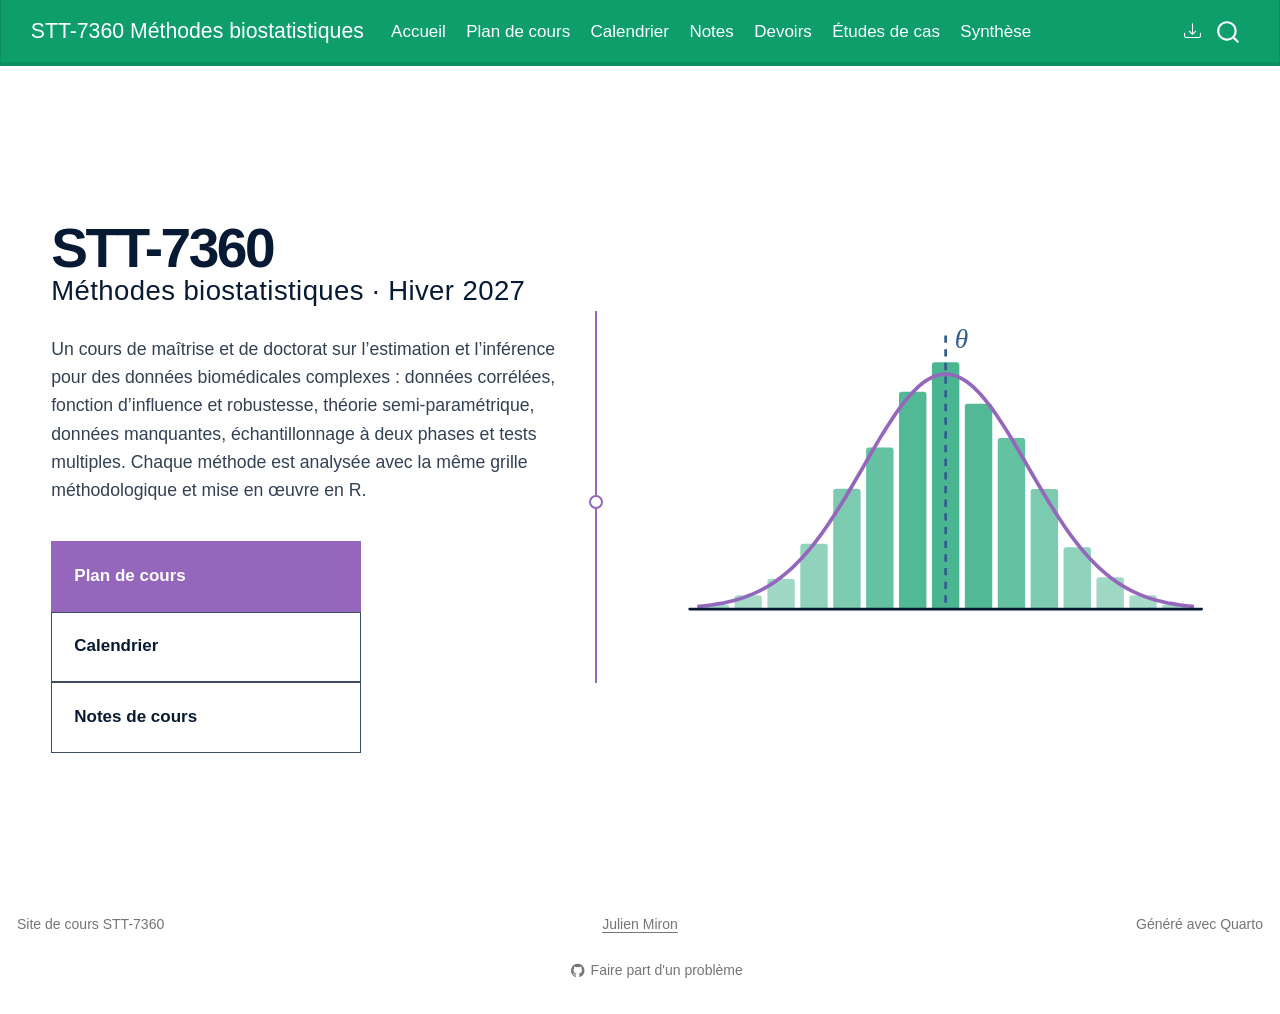
<file: index.html>
<!DOCTYPE html>
<html xmlns="http://www.w3.org/1999/xhtml" lang="fr" xml:lang="fr"><head>

<meta charset="utf-8">
<meta name="generator" content="quarto-1.10.18">

<meta name="viewport" content="width=device-width, initial-scale=1.0, user-scalable=yes">


<title>STT-7360 – STT-7360 Méthodes biostatistiques</title>
<style>
/* Default styles provided by pandoc.
** See https://pandoc.org/MANUAL.html#variables-for-html for config info.
*/
span.smallcaps{font-variant: small-caps;}
div.columns{display: flex; gap: 1.5em;}
div.column{flex: auto;}
@media screen {
div.columns{gap: min(4vw, 1.5em);}
div.column{overflow-x: auto;}
}
div.hanging-indent{margin-left: 1.5em; text-indent: -1.5em;}
ul.task-list{list-style: none;}
ul.task-list li input[type="checkbox"] {
  width: 0.8em;
  margin: 0 0.8em 0.2em -1em; /* quarto-specific, see https://github.com/quarto-dev/quarto-cli/issues/4556 */ 
  vertical-align: middle;
}
</style>


<script src="site_libs/quarto-nav/quarto-nav.js"></script>
<script src="site_libs/quarto-nav/headroom.min.js"></script>
<script src="site_libs/clipboard/clipboard.min.js"></script>
<script src="site_libs/quarto-search/autocomplete.umd.js"></script>
<script src="site_libs/quarto-search/fuse.min.js"></script>
<script src="site_libs/quarto-search/quarto-search.js"></script>
<meta name="quarto:offset" content="./">
<script src="site_libs/quarto-html/quarto.js" type="module"></script>
<script src="site_libs/quarto-html/tabsets/tabsets.js" type="module"></script>
<script src="site_libs/quarto-html/popper.min.js"></script>
<script src="site_libs/quarto-html/tippy.umd.min.js"></script>
<script src="site_libs/quarto-html/anchor.min.js"></script>
<link href="site_libs/quarto-html/tippy.css" rel="stylesheet">
<link href="site_libs/quarto-html/quarto-syntax-highlighting-64a204ab8560d761af7679ceaba22944.css" rel="stylesheet" id="quarto-text-highlighting-styles">
<script src="site_libs/bootstrap/bootstrap.min.js"></script>
<link href="site_libs/bootstrap/bootstrap-icons.css" rel="stylesheet">
<link href="site_libs/bootstrap/bootstrap-f28db2f28e40bd2319d0714e6e487a7d.min.css" rel="stylesheet" append-hash="true" id="quarto-bootstrap" data-mode="light">
<script id="quarto-search-options" type="application/json">{
  "location": "navbar",
  "copy-button": false,
  "collapse-after": 3,
  "panel-placement": "end",
  "type": "overlay",
  "limit": 50,
  "keyboard-shortcut": [
    "f",
    "/",
    "s"
  ],
  "show-item-context": false,
  "language": {
    "search-no-results-text": "Pas de résultats",
    "search-matching-documents-text": "documents trouvés",
    "search-copy-link-title": "Copier le lien vers la recherche",
    "search-hide-matches-text": "Cacher les correspondances additionnelles",
    "search-more-match-text": "correspondance de plus dans ce document",
    "search-more-matches-text": "correspondances de plus dans ce document",
    "search-clear-button-title": "Effacer",
    "search-text-placeholder": "",
    "search-detached-cancel-button-title": "Annuler",
    "search-submit-button-title": "Envoyer",
    "search-label": "Recherche"
  }
}</script>


<link rel="stylesheet" href="styles.css">
</head>

<body class="nav-fixed fullcontent quarto-light">

<div id="quarto-search-results"></div>
  <header id="quarto-header" class="headroom fixed-top">
    <nav class="navbar navbar-expand-lg " data-bs-theme="dark">
      <div class="navbar-container container-fluid">
      <div class="navbar-brand-container mx-auto">
    <a class="navbar-brand" href="./index.html">
    <span class="navbar-title">STT-7360 Méthodes biostatistiques</span>
    </a>
  </div>
            <div id="quarto-search" class="" title="Recherche"></div>
          <button class="navbar-toggler" type="button" data-bs-toggle="collapse" data-bs-target="#navbarCollapse" aria-controls="navbarCollapse" role="menu" aria-expanded="false" aria-label="Basculer la navigation" onclick="if (window.quartoToggleHeadroom) { window.quartoToggleHeadroom(); }">
  <span class="navbar-toggler-icon"></span>
</button>
          <div class="collapse navbar-collapse" id="navbarCollapse">
            <ul class="navbar-nav navbar-nav-scroll me-auto">
  <li class="nav-item">
    <a class="nav-link active" href="./index.html" aria-current="page"> 
<span class="menu-text">Accueil</span></a>
  </li>  
  <li class="nav-item">
    <a class="nav-link" href="./plan-de-cours.html"> 
<span class="menu-text">Plan de cours</span></a>
  </li>  
  <li class="nav-item">
    <a class="nav-link" href="./calendrier.html"> 
<span class="menu-text">Calendrier</span></a>
  </li>  
  <li class="nav-item">
    <a class="nav-link" href="./notes.html"> 
<span class="menu-text">Notes</span></a>
  </li>  
  <li class="nav-item">
    <a class="nav-link" href="./devoirs.html"> 
<span class="menu-text">Devoirs</span></a>
  </li>  
  <li class="nav-item">
    <a class="nav-link" href="./etudes-de-cas.html"> 
<span class="menu-text">Études de cas</span></a>
  </li>  
  <li class="nav-item">
    <a class="nav-link" href="./travail-de-synthese.html"> 
<span class="menu-text">Synthèse</span></a>
  </li>  
</ul>
          </div> <!-- /navcollapse -->
            <div class="quarto-navbar-tools">
    <a href="./plan_STT-7360_H27.pdf" title="Télécharger le plan de cours (PDF)" class="quarto-navigation-tool px-1" aria-label="Télécharger le plan de cours (PDF)"><i class="bi bi-download"></i></a>
</div>
      </div> <!-- /container-fluid -->
    </nav>
</header>
<!-- content -->
<div id="quarto-content" class="quarto-container page-columns page-rows-contents page-layout-article page-navbar">
<!-- sidebar -->
<!-- margin-sidebar -->
    
<!-- main -->
<main class="content" id="quarto-document-content">

<header id="title-block-header" class="quarto-title-block default">
<div class="quarto-title">
<h1 class="title">STT-7360</h1>
</div>



<div class="quarto-title-meta">

    
  
    <div>
    <div class="quarto-title-meta-heading">Dernière modification</div>
    <div class="quarto-title-meta-contents">
      <p class="date-modified">28 octobre 2026</p>
    </div>
  </div>
    
  </div>
  


</header>


<script>document.body.classList.add('page-home');</script>
<div class="home-page">
<div class="home-hero">
<div class="home-hero__inner">
<div class="home-hero-copy">
<h1 class="home-title">
STT-7360
</h1>
<p class="home-course-code">
Méthodes biostatistiques · Hiver 2027
</p>
<p class="home-lead">
Un cours de maîtrise et de doctorat sur l’estimation et l’inférence pour des données biomédicales complexes : données corrélées, fonction d’influence et robustesse, théorie semi-paramétrique, données manquantes, échantillonnage à deux phases et tests multiples. Chaque méthode est analysée avec la même grille méthodologique et mise en œuvre en R.
</p>
<div class="home-actions">
<p><a class="home-action home-action--primary" href="plan-de-cours.html"><span>Plan de cours</span></a> <a class="home-action home-action--secondary" href="calendrier.html"><span>Calendrier</span></a> <a class="home-action home-action--secondary" href="notes.html"><span>Notes de cours</span></a></p>
</div>
</div>
<div class="home-visual">
<p><img src="images/simulation.svg" alt=""></p>
</div>
</div>
</div>
</div>



</main> <!-- /main -->
<script>
// Déplace le bloc « Dernière modification » (généré par Quarto en haut de page)
// vers le bas du contenu. N'a aucun effet sur la page d'accueil, dont le
// bloc de titre est déjà masqué.
(function () {
  if (document.body.classList.contains('page-home')) return;
  var meta = document.querySelector('.quarto-title-meta');
  var content = document.getElementById('quarto-document-content');
  if (meta && content) {
    content.appendChild(meta);
  }
})();
</script>
<script id="quarto-html-after-body" type="application/javascript">
  window.document.addEventListener("DOMContentLoaded", function (event) {
    const icon = "";
    const anchorJS = new window.AnchorJS();
    anchorJS.options = {
      placement: 'right',
      icon: icon
    };
    anchorJS.add('.anchored');
    const isCodeAnnotation = (el) => {
      for (const clz of el.classList) {
        if (clz.startsWith('code-annotation-')) {                     
          return true;
        }
      }
      return false;
    }
    const onCopySuccess = function(e) {
      // button target
      const button = e.trigger;
      // don't keep focus
      button.blur();
      // flash "checked"
      button.classList.add('code-copy-button-checked');
      var currentTitle = button.getAttribute("title");
      button.setAttribute("title", "Copié");
      let tooltip;
      if (window.bootstrap) {
        button.setAttribute("data-bs-toggle", "tooltip");
        button.setAttribute("data-bs-placement", "left");
        button.setAttribute("data-bs-title", "Copié");
        tooltip = new bootstrap.Tooltip(button, 
          { trigger: "manual", 
            customClass: "code-copy-button-tooltip",
            offset: [0, -8]});
        tooltip.show();    
      }
      setTimeout(function() {
        if (tooltip) {
          tooltip.hide();
          button.removeAttribute("data-bs-title");
          button.removeAttribute("data-bs-toggle");
          button.removeAttribute("data-bs-placement");
        }
        button.setAttribute("title", currentTitle);
        button.classList.remove('code-copy-button-checked');
      }, 1000);
      // clear code selection
      e.clearSelection();
    }
    const getTextToCopy = function(trigger) {
      const outerScaffold = trigger.parentElement.cloneNode(true);
      const codeEl = outerScaffold.querySelector('code');
      for (const childEl of codeEl.children) {
        if (isCodeAnnotation(childEl)) {
          childEl.remove();
        }
      }
      return codeEl.innerText;
    }
    const clipboard = new window.ClipboardJS('.code-copy-button:not([data-in-quarto-modal])', {
      text: getTextToCopy
    });
    clipboard.on('success', onCopySuccess);
    if (window.document.getElementById('quarto-embedded-source-code-modal')) {
      const clipboardModal = new window.ClipboardJS('.code-copy-button[data-in-quarto-modal]', {
        text: getTextToCopy,
        container: window.document.getElementById('quarto-embedded-source-code-modal')
      });
      clipboardModal.on('success', onCopySuccess);
    }
      var localhostRegex = new RegExp(/^(?:http|https):\/\/localhost\:?[0-9]*\//);
      var mailtoRegex = new RegExp(/^mailto:/);
        var filterRegex = new RegExp("https:\/\/julienmiron\.ca\/STT-7360\/");
      var isInternal = (href) => {
          return filterRegex.test(href) || localhostRegex.test(href) || mailtoRegex.test(href);
      }
      // Inspect non-navigation links and adorn them if external
     var links = window.document.querySelectorAll('a[href]:not(.nav-link):not(.navbar-brand):not(.toc-action):not(.sidebar-link):not(.sidebar-item-toggle):not(.pagination-link):not(.no-external):not([aria-hidden]):not(.dropdown-item):not(.quarto-navigation-tool):not(.about-link)');
      for (var i=0; i<links.length; i++) {
        const link = links[i];
        if (!isInternal(link.href)) {
          // undo the damage that might have been done by quarto-nav.js in the case of
          // links that we want to consider external
          if (link.dataset.originalHref !== undefined) {
            link.href = link.dataset.originalHref;
          }
        }
      }
    function tippyHover(el, contentFn, onTriggerFn, onUntriggerFn) {
      const config = {
        allowHTML: true,
        maxWidth: 500,
        delay: 100,
        arrow: false,
        appendTo: function(el) {
            return el.parentElement;
        },
        interactive: true,
        interactiveBorder: 10,
        theme: 'quarto',
        placement: 'bottom-start',
      };
      if (contentFn) {
        config.content = contentFn;
      }
      if (onTriggerFn) {
        config.onTrigger = onTriggerFn;
      }
      if (onUntriggerFn) {
        config.onUntrigger = onUntriggerFn;
      }
      window.tippy(el, config); 
    }
    const noterefs = window.document.querySelectorAll('a[role="doc-noteref"]');
    for (var i=0; i<noterefs.length; i++) {
      const ref = noterefs[i];
      tippyHover(ref, function() {
        // use id or data attribute instead here
        let href = ref.getAttribute('data-footnote-href') || ref.getAttribute('href');
        try { href = new URL(href).hash; } catch {}
        const id = href.replace(/^#\/?/, "");
        const note = window.document.getElementById(id);
        if (note) {
          return note.innerHTML;
        } else {
          return "";
        }
      });
    }
    const xrefs = window.document.querySelectorAll('a.quarto-xref');
    const processXRef = (id, note) => {
      // Strip column container classes
      const stripColumnClz = (el) => {
        el.classList.remove("page-full", "page-columns");
        if (el.children) {
          for (const child of el.children) {
            stripColumnClz(child);
          }
        }
      }
      stripColumnClz(note)
      if (id === null || id.startsWith('sec-')) {
        // Special case sections, only their first couple elements
        const container = document.createElement("div");
        if (note.children && note.children.length > 2) {
          container.appendChild(note.children[0].cloneNode(true));
          for (let i = 1; i < note.children.length; i++) {
            const child = note.children[i];
            if (child.tagName === "P" && child.innerText === "") {
              continue;
            } else {
              container.appendChild(child.cloneNode(true));
              break;
            }
          }
          if (window.Quarto?.typesetMath) {
            window.Quarto.typesetMath(container);
          }
          return container.innerHTML
        } else {
          if (window.Quarto?.typesetMath) {
            window.Quarto.typesetMath(note);
          }
          return note.innerHTML;
        }
      } else {
        // Remove any anchor links if they are present
        const anchorLink = note.querySelector('a.anchorjs-link');
        if (anchorLink) {
          anchorLink.remove();
        }
        if (window.Quarto?.typesetMath) {
          window.Quarto.typesetMath(note);
        }
        if (note.classList.contains("callout")) {
          return note.outerHTML;
        } else {
          return note.innerHTML;
        }
      }
    }
    for (var i=0; i<xrefs.length; i++) {
      const xref = xrefs[i];
      tippyHover(xref, undefined, function(instance) {
        instance.disable();
        let url = xref.getAttribute('href');
        let hash = undefined; 
        if (url.startsWith('#')) {
          hash = url;
        } else {
          try { hash = new URL(url).hash; } catch {}
        }
        if (hash) {
          const id = hash.replace(/^#\/?/, "");
          const note = window.document.getElementById(id);
          if (note !== null) {
            try {
              const html = processXRef(id, note.cloneNode(true));
              instance.setContent(html);
            } finally {
              instance.enable();
              instance.show();
            }
          } else {
            // See if we can fetch this
            fetch(url.split('#')[0])
            .then(res => res.text())
            .then(html => {
              const parser = new DOMParser();
              const htmlDoc = parser.parseFromString(html, "text/html");
              const note = htmlDoc.getElementById(id);
              if (note !== null) {
                const html = processXRef(id, note);
                instance.setContent(html);
              } 
            }).finally(() => {
              instance.enable();
              instance.show();
            });
          }
        } else {
          // See if we can fetch a full url (with no hash to target)
          // This is a special case and we should probably do some content thinning / targeting
          fetch(url)
          .then(res => res.text())
          .then(html => {
            const parser = new DOMParser();
            const htmlDoc = parser.parseFromString(html, "text/html");
            const note = htmlDoc.querySelector('main.content');
            if (note !== null) {
              // This should only happen for chapter cross references
              // (since there is no id in the URL)
              // remove the first header
              if (note.children.length > 0 && note.children[0].tagName === "HEADER") {
                note.children[0].remove();
              }
              const html = processXRef(null, note);
              instance.setContent(html);
            } 
          }).finally(() => {
            instance.enable();
            instance.show();
          });
        }
      }, function(instance) {
      });
    }
        let selectedAnnoteEl;
        const selectorForAnnotation = ( cell, annotation) => {
          let cellAttr = 'data-code-cell="' + cell + '"';
          let lineAttr = 'data-code-annotation="' +  annotation + '"';
          const selector = 'span[' + cellAttr + '][' + lineAttr + ']';
          return selector;
        }
        const selectCodeLines = (annoteEl) => {
          const doc = window.document;
          const targetCell = annoteEl.getAttribute("data-target-cell");
          const targetAnnotation = annoteEl.getAttribute("data-target-annotation");
          const annoteSpan = window.document.querySelector(selectorForAnnotation(targetCell, targetAnnotation));
          const lines = annoteSpan.getAttribute("data-code-lines").split(",");
          const lineIds = lines.map((line) => {
            return targetCell + "-" + line;
          })
          let top = null;
          let height = null;
          let parent = null;
          if (lineIds.length > 0) {
              //compute the position of the single el (top and bottom and make a div)
              const el = window.document.getElementById(lineIds[0]);
              top = el.offsetTop;
              height = el.offsetHeight;
              parent = el.parentElement.parentElement;
            if (lineIds.length > 1) {
              const lastEl = window.document.getElementById(lineIds[lineIds.length - 1]);
              const bottom = lastEl.offsetTop + lastEl.offsetHeight;
              height = bottom - top;
            }
            if (top !== null && height !== null && parent !== null) {
              // cook up a div (if necessary) and position it 
              let div = window.document.getElementById("code-annotation-line-highlight");
              if (div === null) {
                div = window.document.createElement("div");
                div.setAttribute("id", "code-annotation-line-highlight");
                div.style.position = 'absolute';
                parent.appendChild(div);
              }
              div.style.top = top - 2 + "px";
              div.style.height = height + 4 + "px";
              div.style.left = 0;
              let gutterDiv = window.document.getElementById("code-annotation-line-highlight-gutter");
              if (gutterDiv === null) {
                gutterDiv = window.document.createElement("div");
                gutterDiv.setAttribute("id", "code-annotation-line-highlight-gutter");
                gutterDiv.style.position = 'absolute';
                const codeCell = window.document.getElementById(targetCell);
                const gutter = codeCell.querySelector('.code-annotation-gutter');
                gutter.appendChild(gutterDiv);
              }
              gutterDiv.style.top = top - 2 + "px";
              gutterDiv.style.height = height + 4 + "px";
            }
            selectedAnnoteEl = annoteEl;
          }
        };
        const unselectCodeLines = () => {
          const elementsIds = ["code-annotation-line-highlight", "code-annotation-line-highlight-gutter"];
          elementsIds.forEach((elId) => {
            const div = window.document.getElementById(elId);
            if (div) {
              div.remove();
            }
          });
          selectedAnnoteEl = undefined;
        };
          // Handle positioning of the toggle
      window.addEventListener(
        "resize",
        throttle(() => {
          elRect = undefined;
          if (selectedAnnoteEl) {
            selectCodeLines(selectedAnnoteEl);
          }
        }, 10)
      );
      function throttle(fn, ms) {
      let throttle = false;
      let timer;
        return (...args) => {
          if(!throttle) { // first call gets through
              fn.apply(this, args);
              throttle = true;
          } else { // all the others get throttled
              if(timer) clearTimeout(timer); // cancel #2
              timer = setTimeout(() => {
                fn.apply(this, args);
                timer = throttle = false;
              }, ms);
          }
        };
      }
        // Attach click handler to the DT
        const annoteDls = window.document.querySelectorAll('dt[data-target-cell]');
        for (const annoteDlNode of annoteDls) {
          annoteDlNode.addEventListener('click', (event) => {
            const clickedEl = event.target;
            if (clickedEl !== selectedAnnoteEl) {
              unselectCodeLines();
              const activeEl = window.document.querySelector('dt[data-target-cell].code-annotation-active');
              if (activeEl) {
                activeEl.classList.remove('code-annotation-active');
              }
              selectCodeLines(clickedEl);
              clickedEl.classList.add('code-annotation-active');
            } else {
              // Unselect the line
              unselectCodeLines();
              clickedEl.classList.remove('code-annotation-active');
            }
          });
        }
    const findCites = (el) => {
      const parentEl = el.parentElement;
      if (parentEl) {
        const cites = parentEl.dataset.cites;
        if (cites) {
          return {
            el,
            cites: cites.split(' ')
          };
        } else {
          return findCites(el.parentElement)
        }
      } else {
        return undefined;
      }
    };
    var bibliorefs = window.document.querySelectorAll('a[role="doc-biblioref"]');
    for (var i=0; i<bibliorefs.length; i++) {
      const ref = bibliorefs[i];
      const citeInfo = findCites(ref);
      if (citeInfo) {
        tippyHover(citeInfo.el, function() {
          var popup = window.document.createElement('div');
          citeInfo.cites.forEach(function(cite) {
            var citeDiv = window.document.createElement('div');
            citeDiv.classList.add('hanging-indent');
            citeDiv.classList.add('csl-entry');
            var biblioDiv = window.document.getElementById('ref-' + cite);
            if (biblioDiv) {
              citeDiv.innerHTML = biblioDiv.innerHTML;
            }
            popup.appendChild(citeDiv);
          });
          return popup.innerHTML;
        });
      }
    }
  });
  </script>
</div> <!-- /content -->
<footer class="footer">
  <div class="nav-footer">
    <div class="nav-footer-left">
<p>Site de cours STT-7360</p>
</div>   
    <div class="nav-footer-center">
<p><a href="https://julienmiron.ca/">Julien Miron</a></p>
<div class="toc-actions"><ul><li><a href="https://github.com/JulienMiron/STT-7360/issues/new" class="toc-action"><i class="bi bi-github"></i>Faire part d'un problème</a></li></ul></div></div>
    <div class="nav-footer-right">
<p>Généré avec Quarto</p>
</div>
  </div>
</footer>




</body></html>
</file>
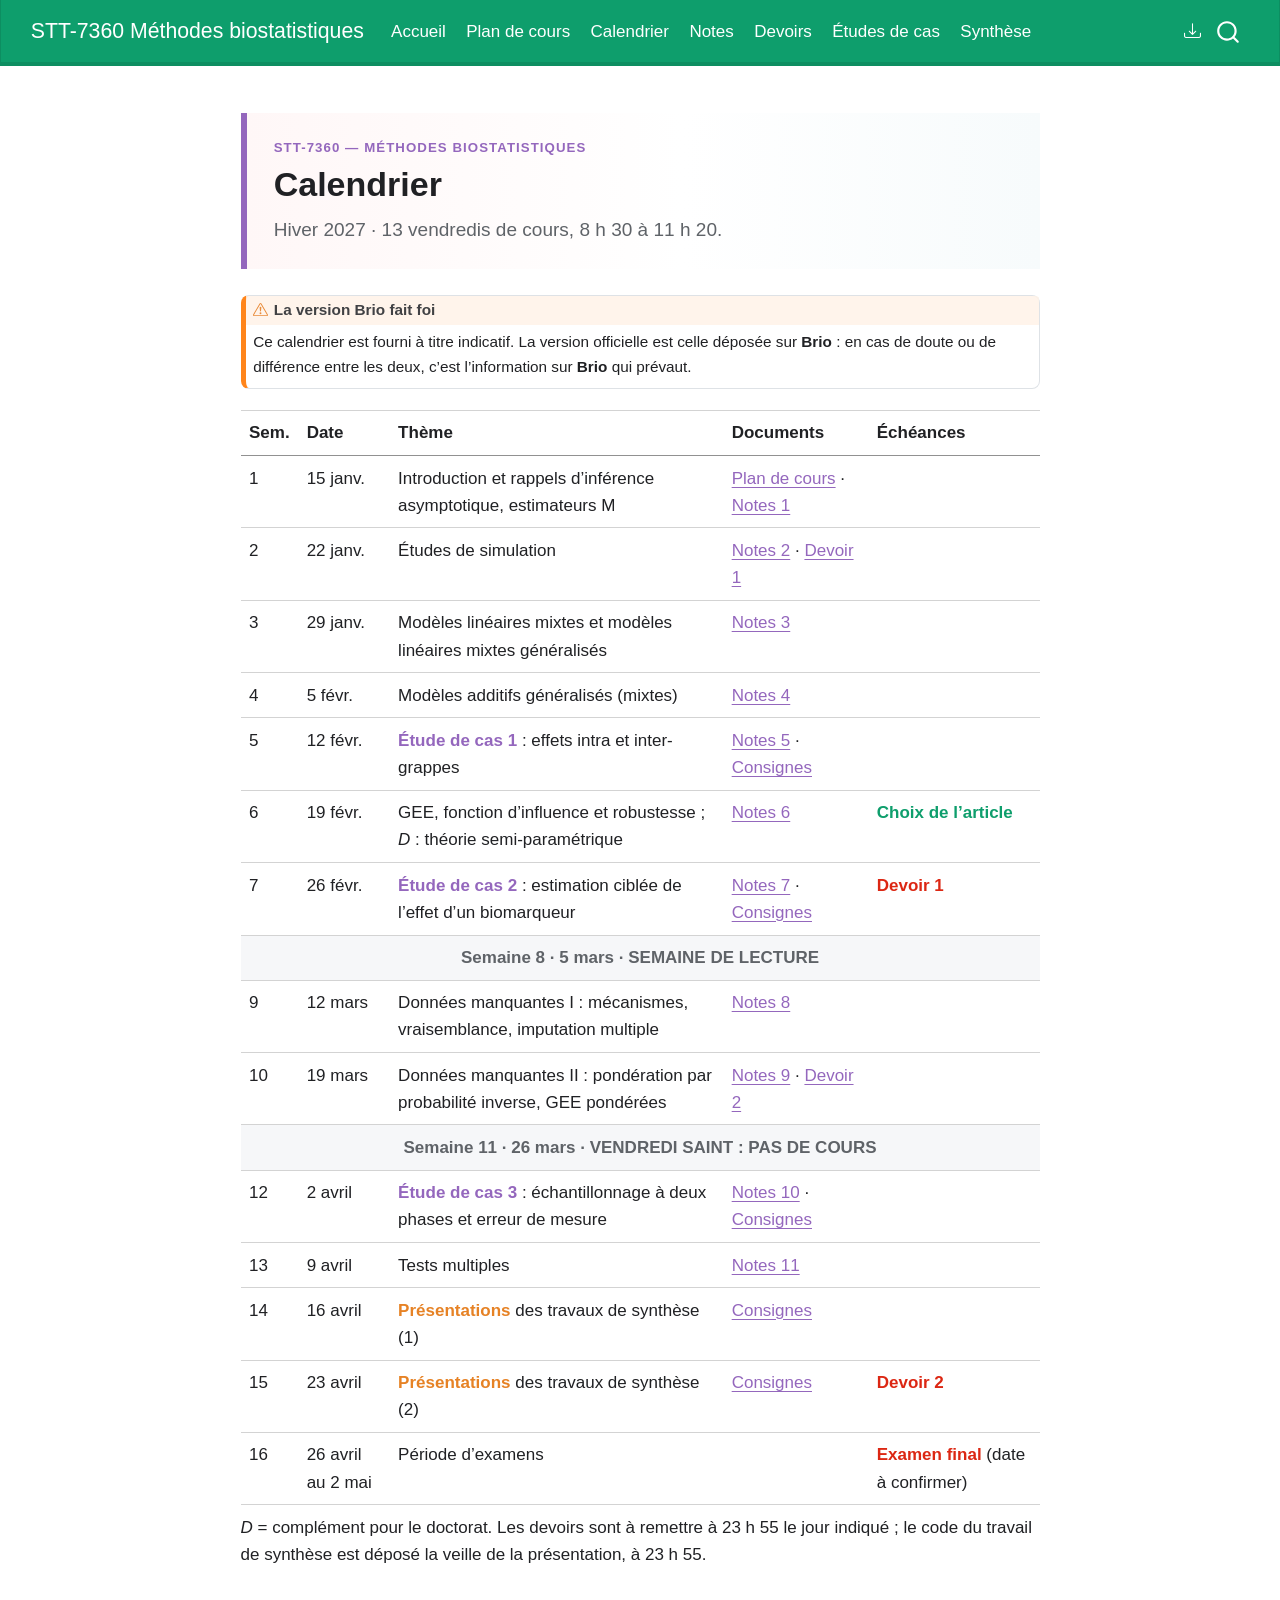
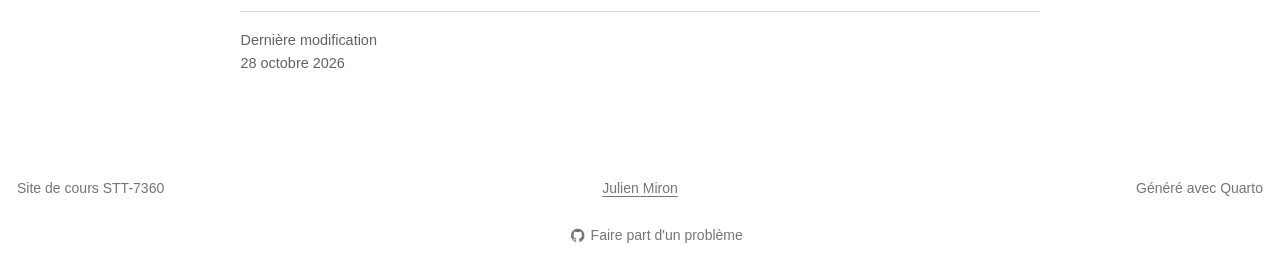
<file: calendrier.html>
<!DOCTYPE html>
<html xmlns="http://www.w3.org/1999/xhtml" lang="fr" xml:lang="fr"><head>

<meta charset="utf-8">
<meta name="generator" content="quarto-1.10.18">

<meta name="viewport" content="width=device-width, initial-scale=1.0, user-scalable=yes">


<title>calendrier – STT-7360 Méthodes biostatistiques</title>
<style>
/* Default styles provided by pandoc.
** See https://pandoc.org/MANUAL.html#variables-for-html for config info.
*/
span.smallcaps{font-variant: small-caps;}
div.columns{display: flex; gap: 1.5em;}
div.column{flex: auto;}
@media screen {
div.columns{gap: min(4vw, 1.5em);}
div.column{overflow-x: auto;}
}
div.hanging-indent{margin-left: 1.5em; text-indent: -1.5em;}
ul.task-list{list-style: none;}
ul.task-list li input[type="checkbox"] {
  width: 0.8em;
  margin: 0 0.8em 0.2em -1em; /* quarto-specific, see https://github.com/quarto-dev/quarto-cli/issues/4556 */ 
  vertical-align: middle;
}
</style>


<script src="site_libs/quarto-nav/quarto-nav.js"></script>
<script src="site_libs/quarto-nav/headroom.min.js"></script>
<script src="site_libs/clipboard/clipboard.min.js"></script>
<script src="site_libs/quarto-search/autocomplete.umd.js"></script>
<script src="site_libs/quarto-search/fuse.min.js"></script>
<script src="site_libs/quarto-search/quarto-search.js"></script>
<meta name="quarto:offset" content="./">
<script src="site_libs/quarto-html/quarto.js" type="module"></script>
<script src="site_libs/quarto-html/tabsets/tabsets.js" type="module"></script>
<script src="site_libs/quarto-html/popper.min.js"></script>
<script src="site_libs/quarto-html/tippy.umd.min.js"></script>
<script src="site_libs/quarto-html/anchor.min.js"></script>
<link href="site_libs/quarto-html/tippy.css" rel="stylesheet">
<link href="site_libs/quarto-html/quarto-syntax-highlighting-64a204ab8560d761af7679ceaba22944.css" rel="stylesheet" id="quarto-text-highlighting-styles">
<script src="site_libs/bootstrap/bootstrap.min.js"></script>
<link href="site_libs/bootstrap/bootstrap-icons.css" rel="stylesheet">
<link href="site_libs/bootstrap/bootstrap-f28db2f28e40bd2319d0714e6e487a7d.min.css" rel="stylesheet" append-hash="true" id="quarto-bootstrap" data-mode="light">
<script id="quarto-search-options" type="application/json">{
  "location": "navbar",
  "copy-button": false,
  "collapse-after": 3,
  "panel-placement": "end",
  "type": "overlay",
  "limit": 50,
  "keyboard-shortcut": [
    "f",
    "/",
    "s"
  ],
  "show-item-context": false,
  "language": {
    "search-no-results-text": "Pas de résultats",
    "search-matching-documents-text": "documents trouvés",
    "search-copy-link-title": "Copier le lien vers la recherche",
    "search-hide-matches-text": "Cacher les correspondances additionnelles",
    "search-more-match-text": "correspondance de plus dans ce document",
    "search-more-matches-text": "correspondances de plus dans ce document",
    "search-clear-button-title": "Effacer",
    "search-text-placeholder": "",
    "search-detached-cancel-button-title": "Annuler",
    "search-submit-button-title": "Envoyer",
    "search-label": "Recherche"
  }
}</script>


<link rel="stylesheet" href="styles.css">
</head>

<body class="nav-fixed fullcontent quarto-light">

<div id="quarto-search-results"></div>
  <header id="quarto-header" class="headroom fixed-top">
    <nav class="navbar navbar-expand-lg " data-bs-theme="dark">
      <div class="navbar-container container-fluid">
      <div class="navbar-brand-container mx-auto">
    <a class="navbar-brand" href="./index.html">
    <span class="navbar-title">STT-7360 Méthodes biostatistiques</span>
    </a>
  </div>
            <div id="quarto-search" class="" title="Recherche"></div>
          <button class="navbar-toggler" type="button" data-bs-toggle="collapse" data-bs-target="#navbarCollapse" aria-controls="navbarCollapse" role="menu" aria-expanded="false" aria-label="Basculer la navigation" onclick="if (window.quartoToggleHeadroom) { window.quartoToggleHeadroom(); }">
  <span class="navbar-toggler-icon"></span>
</button>
          <div class="collapse navbar-collapse" id="navbarCollapse">
            <ul class="navbar-nav navbar-nav-scroll me-auto">
  <li class="nav-item">
    <a class="nav-link" href="./index.html"> 
<span class="menu-text">Accueil</span></a>
  </li>  
  <li class="nav-item">
    <a class="nav-link" href="./plan-de-cours.html"> 
<span class="menu-text">Plan de cours</span></a>
  </li>  
  <li class="nav-item">
    <a class="nav-link active" href="./calendrier.html" aria-current="page"> 
<span class="menu-text">Calendrier</span></a>
  </li>  
  <li class="nav-item">
    <a class="nav-link" href="./notes.html"> 
<span class="menu-text">Notes</span></a>
  </li>  
  <li class="nav-item">
    <a class="nav-link" href="./devoirs.html"> 
<span class="menu-text">Devoirs</span></a>
  </li>  
  <li class="nav-item">
    <a class="nav-link" href="./etudes-de-cas.html"> 
<span class="menu-text">Études de cas</span></a>
  </li>  
  <li class="nav-item">
    <a class="nav-link" href="./travail-de-synthese.html"> 
<span class="menu-text">Synthèse</span></a>
  </li>  
</ul>
          </div> <!-- /navcollapse -->
            <div class="quarto-navbar-tools">
    <a href="./plan_STT-7360_H27.pdf" title="Télécharger le plan de cours (PDF)" class="quarto-navigation-tool px-1" aria-label="Télécharger le plan de cours (PDF)"><i class="bi bi-download"></i></a>
</div>
      </div> <!-- /container-fluid -->
    </nav>
</header>
<!-- content -->
<div id="quarto-content" class="quarto-container page-columns page-rows-contents page-layout-article page-navbar">
<!-- sidebar -->
<!-- margin-sidebar -->
    
<!-- main -->
<main class="content" id="quarto-document-content">

<header id="title-block-header" class="quarto-title-block default">
<div class="quarto-title">
</div>



<div class="quarto-title-meta">

    
  
    <div>
    <div class="quarto-title-meta-heading">Dernière modification</div>
    <div class="quarto-title-meta-contents">
      <p class="date-modified">28 octobre 2026</p>
    </div>
  </div>
    
  </div>
  


</header>


<div class="portal-hero">
<p class="eyebrow">
STT-7360 — Méthodes biostatistiques
</p>
<section id="calendrier" class="level1">
<h1>Calendrier</h1>
<p class="hero-lead">
Hiver 2027 · 13 vendredis de cours, 8 h 30 à 11 h 20.
</p>
</section>
</div>
<div class="callout callout-style-default callout-warning callout-titled">
<div class="callout-header d-flex align-content-center">
<div class="callout-icon-container">
<i class="callout-icon"></i>
</div>
<div class="callout-title-container flex-fill">
<span class="screen-reader-only">Avertissement</span>La version Brio fait foi
</div>
</div>
<div class="callout-body-container callout-body">
<p>Ce calendrier est fourni à titre indicatif. La version officielle est celle déposée sur <strong>Brio</strong> : en cas de doute ou de différence entre les deux, c’est l’information sur <strong>Brio</strong> qui prévaut.</p>
</div>
</div>
<table class="caption-top table">
<thead>
<tr class="header">
<th>Sem.</th>
<th>Date</th>
<th>Thème</th>
<th>Documents</th>
<th>Échéances</th>
</tr>
</thead>
<tbody>
<tr class="odd">
<td>1</td>
<td>15 janv.</td>
<td>Introduction et rappels d’inférence asymptotique, estimateurs M</td>
<td><a href="plan_STT-7360_H27.pdf">Plan de cours</a> · <a href="notes/01_rappels.pdf">Notes 1</a></td>
<td></td>
</tr>
<tr class="even">
<td>2</td>
<td>22 janv.</td>
<td>Études de simulation</td>
<td><a href="notes/02_simulations.pdf">Notes 2</a> · <a href="consignes/devoir1.pdf">Devoir 1</a></td>
<td></td>
</tr>
<tr class="odd">
<td>3</td>
<td>29 janv.</td>
<td>Modèles linéaires mixtes et modèles linéaires mixtes généralisés</td>
<td><a href="notes/03_modeles_mixtes.pdf">Notes 3</a></td>
<td></td>
</tr>
<tr class="even">
<td>4</td>
<td>5 févr.</td>
<td>Modèles additifs généralisés (mixtes)</td>
<td><a href="notes/04_modeles_additifs.pdf">Notes 4</a></td>
<td></td>
</tr>
<tr class="odd">
<td>5</td>
<td>12 févr.</td>
<td><span class="cal-labo"><strong>Étude de cas 1</strong></span> : effets intra et inter-grappes</td>
<td><a href="notes/05_etude_de_cas_1.pdf">Notes 5</a> · <a href="consignes/etude_de_cas_1.pdf">Consignes</a></td>
<td></td>
</tr>
<tr class="even">
<td>6</td>
<td>19 févr.</td>
<td>GEE, fonction d’influence et robustesse ; <em>D</em> : théorie semi-paramétrique</td>
<td><a href="notes/06_gee_influence_robustesse.pdf">Notes 6</a></td>
<td><span class="cal-projet"><strong>Choix de l’article</strong></span></td>
</tr>
<tr class="odd">
<td>7</td>
<td>26 févr.</td>
<td><span class="cal-labo"><strong>Étude de cas 2</strong></span> : estimation ciblée de l’effet d’un biomarqueur</td>
<td><a href="notes/07_etude_de_cas_2.pdf">Notes 7</a> · <a href="consignes/etude_de_cas_2.pdf">Consignes</a></td>
<td><span class="cal-exam"><strong>Devoir 1</strong></span></td>
</tr>
<tr class="even">
<td><span class="cal-off">8</span></td>
<td>5 mars</td>
<td>SEMAINE DE LECTURE</td>
<td></td>
<td></td>
</tr>
<tr class="odd">
<td>9</td>
<td>12 mars</td>
<td>Données manquantes I : mécanismes, vraisemblance, imputation multiple</td>
<td><a href="notes/08_donnees_manquantes_1.pdf">Notes 8</a></td>
<td></td>
</tr>
<tr class="even">
<td>10</td>
<td>19 mars</td>
<td>Données manquantes II : pondération par probabilité inverse, GEE pondérées</td>
<td><a href="notes/09_donnees_manquantes_2.pdf">Notes 9</a> · <a href="consignes/devoir2.pdf">Devoir 2</a></td>
<td></td>
</tr>
<tr class="odd">
<td><span class="cal-off">11</span></td>
<td>26 mars</td>
<td>VENDREDI SAINT : PAS DE COURS</td>
<td></td>
<td></td>
</tr>
<tr class="even">
<td>12</td>
<td>2 avril</td>
<td><span class="cal-labo"><strong>Étude de cas 3</strong></span> : échantillonnage à deux phases et erreur de mesure</td>
<td><a href="notes/10_etude_de_cas_3.pdf">Notes 10</a> · <a href="consignes/etude_de_cas_3.pdf">Consignes</a></td>
<td></td>
</tr>
<tr class="odd">
<td>13</td>
<td>9 avril</td>
<td>Tests multiples</td>
<td><a href="notes/11_tests_multiples.pdf">Notes 11</a></td>
<td></td>
</tr>
<tr class="even">
<td>14</td>
<td>16 avril</td>
<td><span class="cal-presentations"><strong>Présentations</strong></span> des travaux de synthèse (1)</td>
<td><a href="consignes/travail_de_synthese.pdf">Consignes</a></td>
<td></td>
</tr>
<tr class="odd">
<td>15</td>
<td>23 avril</td>
<td><span class="cal-presentations"><strong>Présentations</strong></span> des travaux de synthèse (2)</td>
<td><a href="consignes/travail_de_synthese.pdf">Consignes</a></td>
<td><span class="cal-exam"><strong>Devoir 2</strong></span></td>
</tr>
<tr class="even">
<td>16</td>
<td>26 avril au 2 mai</td>
<td>Période d’examens</td>
<td></td>
<td><span class="cal-exam"><strong>Examen final</strong></span> (date à confirmer)</td>
</tr>
</tbody>
</table>
<p><em>D</em> = complément pour le doctorat. Les devoirs sont à remettre à 23 h 55 le jour indiqué ; le code du travail de synthèse est déposé la veille de la présentation, à 23 h 55.</p>
<script>
// Pandoc ne génère pas de colspan pour les tableaux en pipes : on fusionne
// chaque ligne sans cours (repérée par .cal-off) en une seule cellule pleine
// largeur après coup.
(function () {
  var marqueurs = document.querySelectorAll('#quarto-document-content .cal-off');
  marqueurs.forEach(function (marqueur) {
    var ligne = marqueur.closest('tr');
    if (!ligne || ligne.children.length < 5) return;
    var semaine = ligne.children[0].textContent.trim();
    var date = ligne.children[1].textContent.trim();
    var sujet = ligne.children[2].textContent.trim();
    var nb = ligne.children.length;
    ligne.innerHTML = '';
    var cellule = document.createElement('td');
    cellule.className = 'cal-off cal-off-banner';
    cellule.colSpan = nb;
    cellule.textContent = 'Semaine ' + semaine + ' · ' + date + ' · ' + sujet;
    ligne.appendChild(cellule);
  });
})();
</script>



</main> <!-- /main -->
<script>
// Déplace le bloc « Dernière modification » (généré par Quarto en haut de page)
// vers le bas du contenu. N'a aucun effet sur la page d'accueil, dont le
// bloc de titre est déjà masqué.
(function () {
  if (document.body.classList.contains('page-home')) return;
  var meta = document.querySelector('.quarto-title-meta');
  var content = document.getElementById('quarto-document-content');
  if (meta && content) {
    content.appendChild(meta);
  }
})();
</script>
<script id="quarto-html-after-body" type="application/javascript">
  window.document.addEventListener("DOMContentLoaded", function (event) {
    const icon = "";
    const anchorJS = new window.AnchorJS();
    anchorJS.options = {
      placement: 'right',
      icon: icon
    };
    anchorJS.add('.anchored');
    const isCodeAnnotation = (el) => {
      for (const clz of el.classList) {
        if (clz.startsWith('code-annotation-')) {                     
          return true;
        }
      }
      return false;
    }
    const onCopySuccess = function(e) {
      // button target
      const button = e.trigger;
      // don't keep focus
      button.blur();
      // flash "checked"
      button.classList.add('code-copy-button-checked');
      var currentTitle = button.getAttribute("title");
      button.setAttribute("title", "Copié");
      let tooltip;
      if (window.bootstrap) {
        button.setAttribute("data-bs-toggle", "tooltip");
        button.setAttribute("data-bs-placement", "left");
        button.setAttribute("data-bs-title", "Copié");
        tooltip = new bootstrap.Tooltip(button, 
          { trigger: "manual", 
            customClass: "code-copy-button-tooltip",
            offset: [0, -8]});
        tooltip.show();    
      }
      setTimeout(function() {
        if (tooltip) {
          tooltip.hide();
          button.removeAttribute("data-bs-title");
          button.removeAttribute("data-bs-toggle");
          button.removeAttribute("data-bs-placement");
        }
        button.setAttribute("title", currentTitle);
        button.classList.remove('code-copy-button-checked');
      }, 1000);
      // clear code selection
      e.clearSelection();
    }
    const getTextToCopy = function(trigger) {
      const outerScaffold = trigger.parentElement.cloneNode(true);
      const codeEl = outerScaffold.querySelector('code');
      for (const childEl of codeEl.children) {
        if (isCodeAnnotation(childEl)) {
          childEl.remove();
        }
      }
      return codeEl.innerText;
    }
    const clipboard = new window.ClipboardJS('.code-copy-button:not([data-in-quarto-modal])', {
      text: getTextToCopy
    });
    clipboard.on('success', onCopySuccess);
    if (window.document.getElementById('quarto-embedded-source-code-modal')) {
      const clipboardModal = new window.ClipboardJS('.code-copy-button[data-in-quarto-modal]', {
        text: getTextToCopy,
        container: window.document.getElementById('quarto-embedded-source-code-modal')
      });
      clipboardModal.on('success', onCopySuccess);
    }
      var localhostRegex = new RegExp(/^(?:http|https):\/\/localhost\:?[0-9]*\//);
      var mailtoRegex = new RegExp(/^mailto:/);
        var filterRegex = new RegExp("https:\/\/julienmiron\.ca\/STT-7360\/");
      var isInternal = (href) => {
          return filterRegex.test(href) || localhostRegex.test(href) || mailtoRegex.test(href);
      }
      // Inspect non-navigation links and adorn them if external
     var links = window.document.querySelectorAll('a[href]:not(.nav-link):not(.navbar-brand):not(.toc-action):not(.sidebar-link):not(.sidebar-item-toggle):not(.pagination-link):not(.no-external):not([aria-hidden]):not(.dropdown-item):not(.quarto-navigation-tool):not(.about-link)');
      for (var i=0; i<links.length; i++) {
        const link = links[i];
        if (!isInternal(link.href)) {
          // undo the damage that might have been done by quarto-nav.js in the case of
          // links that we want to consider external
          if (link.dataset.originalHref !== undefined) {
            link.href = link.dataset.originalHref;
          }
        }
      }
    function tippyHover(el, contentFn, onTriggerFn, onUntriggerFn) {
      const config = {
        allowHTML: true,
        maxWidth: 500,
        delay: 100,
        arrow: false,
        appendTo: function(el) {
            return el.parentElement;
        },
        interactive: true,
        interactiveBorder: 10,
        theme: 'quarto',
        placement: 'bottom-start',
      };
      if (contentFn) {
        config.content = contentFn;
      }
      if (onTriggerFn) {
        config.onTrigger = onTriggerFn;
      }
      if (onUntriggerFn) {
        config.onUntrigger = onUntriggerFn;
      }
      window.tippy(el, config); 
    }
    const noterefs = window.document.querySelectorAll('a[role="doc-noteref"]');
    for (var i=0; i<noterefs.length; i++) {
      const ref = noterefs[i];
      tippyHover(ref, function() {
        // use id or data attribute instead here
        let href = ref.getAttribute('data-footnote-href') || ref.getAttribute('href');
        try { href = new URL(href).hash; } catch {}
        const id = href.replace(/^#\/?/, "");
        const note = window.document.getElementById(id);
        if (note) {
          return note.innerHTML;
        } else {
          return "";
        }
      });
    }
    const xrefs = window.document.querySelectorAll('a.quarto-xref');
    const processXRef = (id, note) => {
      // Strip column container classes
      const stripColumnClz = (el) => {
        el.classList.remove("page-full", "page-columns");
        if (el.children) {
          for (const child of el.children) {
            stripColumnClz(child);
          }
        }
      }
      stripColumnClz(note)
      if (id === null || id.startsWith('sec-')) {
        // Special case sections, only their first couple elements
        const container = document.createElement("div");
        if (note.children && note.children.length > 2) {
          container.appendChild(note.children[0].cloneNode(true));
          for (let i = 1; i < note.children.length; i++) {
            const child = note.children[i];
            if (child.tagName === "P" && child.innerText === "") {
              continue;
            } else {
              container.appendChild(child.cloneNode(true));
              break;
            }
          }
          if (window.Quarto?.typesetMath) {
            window.Quarto.typesetMath(container);
          }
          return container.innerHTML
        } else {
          if (window.Quarto?.typesetMath) {
            window.Quarto.typesetMath(note);
          }
          return note.innerHTML;
        }
      } else {
        // Remove any anchor links if they are present
        const anchorLink = note.querySelector('a.anchorjs-link');
        if (anchorLink) {
          anchorLink.remove();
        }
        if (window.Quarto?.typesetMath) {
          window.Quarto.typesetMath(note);
        }
        if (note.classList.contains("callout")) {
          return note.outerHTML;
        } else {
          return note.innerHTML;
        }
      }
    }
    for (var i=0; i<xrefs.length; i++) {
      const xref = xrefs[i];
      tippyHover(xref, undefined, function(instance) {
        instance.disable();
        let url = xref.getAttribute('href');
        let hash = undefined; 
        if (url.startsWith('#')) {
          hash = url;
        } else {
          try { hash = new URL(url).hash; } catch {}
        }
        if (hash) {
          const id = hash.replace(/^#\/?/, "");
          const note = window.document.getElementById(id);
          if (note !== null) {
            try {
              const html = processXRef(id, note.cloneNode(true));
              instance.setContent(html);
            } finally {
              instance.enable();
              instance.show();
            }
          } else {
            // See if we can fetch this
            fetch(url.split('#')[0])
            .then(res => res.text())
            .then(html => {
              const parser = new DOMParser();
              const htmlDoc = parser.parseFromString(html, "text/html");
              const note = htmlDoc.getElementById(id);
              if (note !== null) {
                const html = processXRef(id, note);
                instance.setContent(html);
              } 
            }).finally(() => {
              instance.enable();
              instance.show();
            });
          }
        } else {
          // See if we can fetch a full url (with no hash to target)
          // This is a special case and we should probably do some content thinning / targeting
          fetch(url)
          .then(res => res.text())
          .then(html => {
            const parser = new DOMParser();
            const htmlDoc = parser.parseFromString(html, "text/html");
            const note = htmlDoc.querySelector('main.content');
            if (note !== null) {
              // This should only happen for chapter cross references
              // (since there is no id in the URL)
              // remove the first header
              if (note.children.length > 0 && note.children[0].tagName === "HEADER") {
                note.children[0].remove();
              }
              const html = processXRef(null, note);
              instance.setContent(html);
            } 
          }).finally(() => {
            instance.enable();
            instance.show();
          });
        }
      }, function(instance) {
      });
    }
        let selectedAnnoteEl;
        const selectorForAnnotation = ( cell, annotation) => {
          let cellAttr = 'data-code-cell="' + cell + '"';
          let lineAttr = 'data-code-annotation="' +  annotation + '"';
          const selector = 'span[' + cellAttr + '][' + lineAttr + ']';
          return selector;
        }
        const selectCodeLines = (annoteEl) => {
          const doc = window.document;
          const targetCell = annoteEl.getAttribute("data-target-cell");
          const targetAnnotation = annoteEl.getAttribute("data-target-annotation");
          const annoteSpan = window.document.querySelector(selectorForAnnotation(targetCell, targetAnnotation));
          const lines = annoteSpan.getAttribute("data-code-lines").split(",");
          const lineIds = lines.map((line) => {
            return targetCell + "-" + line;
          })
          let top = null;
          let height = null;
          let parent = null;
          if (lineIds.length > 0) {
              //compute the position of the single el (top and bottom and make a div)
              const el = window.document.getElementById(lineIds[0]);
              top = el.offsetTop;
              height = el.offsetHeight;
              parent = el.parentElement.parentElement;
            if (lineIds.length > 1) {
              const lastEl = window.document.getElementById(lineIds[lineIds.length - 1]);
              const bottom = lastEl.offsetTop + lastEl.offsetHeight;
              height = bottom - top;
            }
            if (top !== null && height !== null && parent !== null) {
              // cook up a div (if necessary) and position it 
              let div = window.document.getElementById("code-annotation-line-highlight");
              if (div === null) {
                div = window.document.createElement("div");
                div.setAttribute("id", "code-annotation-line-highlight");
                div.style.position = 'absolute';
                parent.appendChild(div);
              }
              div.style.top = top - 2 + "px";
              div.style.height = height + 4 + "px";
              div.style.left = 0;
              let gutterDiv = window.document.getElementById("code-annotation-line-highlight-gutter");
              if (gutterDiv === null) {
                gutterDiv = window.document.createElement("div");
                gutterDiv.setAttribute("id", "code-annotation-line-highlight-gutter");
                gutterDiv.style.position = 'absolute';
                const codeCell = window.document.getElementById(targetCell);
                const gutter = codeCell.querySelector('.code-annotation-gutter');
                gutter.appendChild(gutterDiv);
              }
              gutterDiv.style.top = top - 2 + "px";
              gutterDiv.style.height = height + 4 + "px";
            }
            selectedAnnoteEl = annoteEl;
          }
        };
        const unselectCodeLines = () => {
          const elementsIds = ["code-annotation-line-highlight", "code-annotation-line-highlight-gutter"];
          elementsIds.forEach((elId) => {
            const div = window.document.getElementById(elId);
            if (div) {
              div.remove();
            }
          });
          selectedAnnoteEl = undefined;
        };
          // Handle positioning of the toggle
      window.addEventListener(
        "resize",
        throttle(() => {
          elRect = undefined;
          if (selectedAnnoteEl) {
            selectCodeLines(selectedAnnoteEl);
          }
        }, 10)
      );
      function throttle(fn, ms) {
      let throttle = false;
      let timer;
        return (...args) => {
          if(!throttle) { // first call gets through
              fn.apply(this, args);
              throttle = true;
          } else { // all the others get throttled
              if(timer) clearTimeout(timer); // cancel #2
              timer = setTimeout(() => {
                fn.apply(this, args);
                timer = throttle = false;
              }, ms);
          }
        };
      }
        // Attach click handler to the DT
        const annoteDls = window.document.querySelectorAll('dt[data-target-cell]');
        for (const annoteDlNode of annoteDls) {
          annoteDlNode.addEventListener('click', (event) => {
            const clickedEl = event.target;
            if (clickedEl !== selectedAnnoteEl) {
              unselectCodeLines();
              const activeEl = window.document.querySelector('dt[data-target-cell].code-annotation-active');
              if (activeEl) {
                activeEl.classList.remove('code-annotation-active');
              }
              selectCodeLines(clickedEl);
              clickedEl.classList.add('code-annotation-active');
            } else {
              // Unselect the line
              unselectCodeLines();
              clickedEl.classList.remove('code-annotation-active');
            }
          });
        }
    const findCites = (el) => {
      const parentEl = el.parentElement;
      if (parentEl) {
        const cites = parentEl.dataset.cites;
        if (cites) {
          return {
            el,
            cites: cites.split(' ')
          };
        } else {
          return findCites(el.parentElement)
        }
      } else {
        return undefined;
      }
    };
    var bibliorefs = window.document.querySelectorAll('a[role="doc-biblioref"]');
    for (var i=0; i<bibliorefs.length; i++) {
      const ref = bibliorefs[i];
      const citeInfo = findCites(ref);
      if (citeInfo) {
        tippyHover(citeInfo.el, function() {
          var popup = window.document.createElement('div');
          citeInfo.cites.forEach(function(cite) {
            var citeDiv = window.document.createElement('div');
            citeDiv.classList.add('hanging-indent');
            citeDiv.classList.add('csl-entry');
            var biblioDiv = window.document.getElementById('ref-' + cite);
            if (biblioDiv) {
              citeDiv.innerHTML = biblioDiv.innerHTML;
            }
            popup.appendChild(citeDiv);
          });
          return popup.innerHTML;
        });
      }
    }
  });
  </script>
</div> <!-- /content -->
<footer class="footer">
  <div class="nav-footer">
    <div class="nav-footer-left">
<p>Site de cours STT-7360</p>
</div>   
    <div class="nav-footer-center">
<p><a href="https://julienmiron.ca/">Julien Miron</a></p>
<div class="toc-actions"><ul><li><a href="https://github.com/JulienMiron/STT-7360/issues/new" class="toc-action"><i class="bi bi-github"></i>Faire part d'un problème</a></li></ul></div></div>
    <div class="nav-footer-right">
<p>Généré avec Quarto</p>
</div>
  </div>
</footer>




</body></html>
</file>
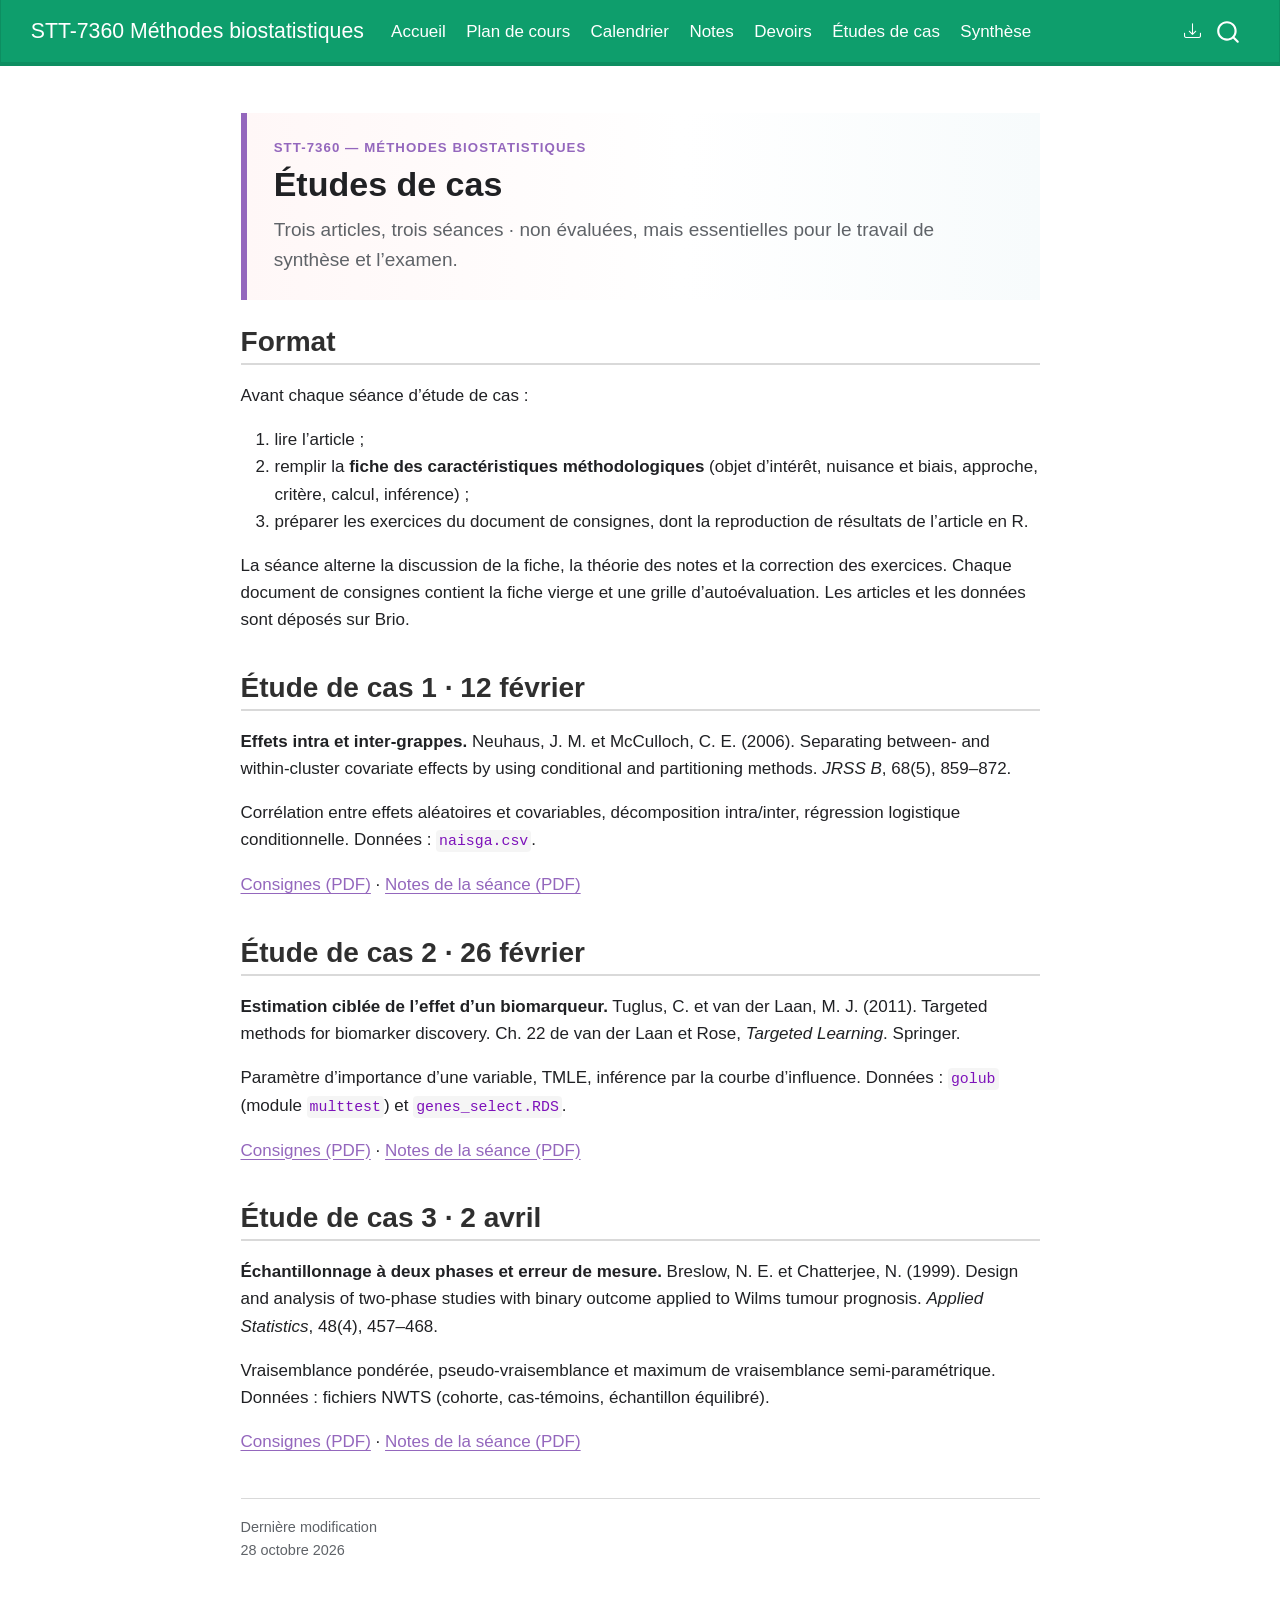
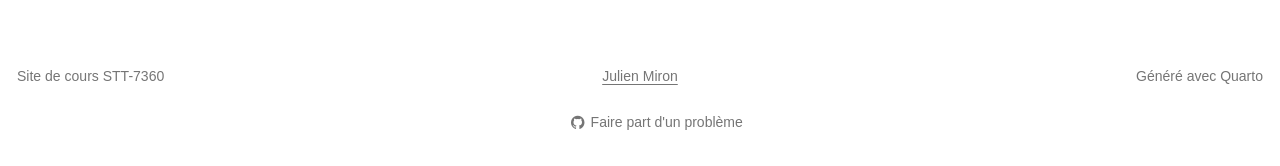
<file: etudes-de-cas.html>
<!DOCTYPE html>
<html xmlns="http://www.w3.org/1999/xhtml" lang="fr" xml:lang="fr"><head>

<meta charset="utf-8">
<meta name="generator" content="quarto-1.10.18">

<meta name="viewport" content="width=device-width, initial-scale=1.0, user-scalable=yes">


<title>etudes-de-cas – STT-7360 Méthodes biostatistiques</title>
<style>
/* Default styles provided by pandoc.
** See https://pandoc.org/MANUAL.html#variables-for-html for config info.
*/
span.smallcaps{font-variant: small-caps;}
div.columns{display: flex; gap: 1.5em;}
div.column{flex: auto;}
@media screen {
div.columns{gap: min(4vw, 1.5em);}
div.column{overflow-x: auto;}
}
div.hanging-indent{margin-left: 1.5em; text-indent: -1.5em;}
ul.task-list{list-style: none;}
ul.task-list li input[type="checkbox"] {
  width: 0.8em;
  margin: 0 0.8em 0.2em -1em; /* quarto-specific, see https://github.com/quarto-dev/quarto-cli/issues/4556 */ 
  vertical-align: middle;
}
</style>


<script src="site_libs/quarto-nav/quarto-nav.js"></script>
<script src="site_libs/quarto-nav/headroom.min.js"></script>
<script src="site_libs/clipboard/clipboard.min.js"></script>
<script src="site_libs/quarto-search/autocomplete.umd.js"></script>
<script src="site_libs/quarto-search/fuse.min.js"></script>
<script src="site_libs/quarto-search/quarto-search.js"></script>
<meta name="quarto:offset" content="./">
<script src="site_libs/quarto-html/quarto.js" type="module"></script>
<script src="site_libs/quarto-html/tabsets/tabsets.js" type="module"></script>
<script src="site_libs/quarto-html/popper.min.js"></script>
<script src="site_libs/quarto-html/tippy.umd.min.js"></script>
<script src="site_libs/quarto-html/anchor.min.js"></script>
<link href="site_libs/quarto-html/tippy.css" rel="stylesheet">
<link href="site_libs/quarto-html/quarto-syntax-highlighting-64a204ab8560d761af7679ceaba22944.css" rel="stylesheet" id="quarto-text-highlighting-styles">
<script src="site_libs/bootstrap/bootstrap.min.js"></script>
<link href="site_libs/bootstrap/bootstrap-icons.css" rel="stylesheet">
<link href="site_libs/bootstrap/bootstrap-f28db2f28e40bd2319d0714e6e487a7d.min.css" rel="stylesheet" append-hash="true" id="quarto-bootstrap" data-mode="light">
<script id="quarto-search-options" type="application/json">{
  "location": "navbar",
  "copy-button": false,
  "collapse-after": 3,
  "panel-placement": "end",
  "type": "overlay",
  "limit": 50,
  "keyboard-shortcut": [
    "f",
    "/",
    "s"
  ],
  "show-item-context": false,
  "language": {
    "search-no-results-text": "Pas de résultats",
    "search-matching-documents-text": "documents trouvés",
    "search-copy-link-title": "Copier le lien vers la recherche",
    "search-hide-matches-text": "Cacher les correspondances additionnelles",
    "search-more-match-text": "correspondance de plus dans ce document",
    "search-more-matches-text": "correspondances de plus dans ce document",
    "search-clear-button-title": "Effacer",
    "search-text-placeholder": "",
    "search-detached-cancel-button-title": "Annuler",
    "search-submit-button-title": "Envoyer",
    "search-label": "Recherche"
  }
}</script>


<link rel="stylesheet" href="styles.css">
</head>

<body class="nav-fixed fullcontent quarto-light">

<div id="quarto-search-results"></div>
  <header id="quarto-header" class="headroom fixed-top">
    <nav class="navbar navbar-expand-lg " data-bs-theme="dark">
      <div class="navbar-container container-fluid">
      <div class="navbar-brand-container mx-auto">
    <a class="navbar-brand" href="./index.html">
    <span class="navbar-title">STT-7360 Méthodes biostatistiques</span>
    </a>
  </div>
            <div id="quarto-search" class="" title="Recherche"></div>
          <button class="navbar-toggler" type="button" data-bs-toggle="collapse" data-bs-target="#navbarCollapse" aria-controls="navbarCollapse" role="menu" aria-expanded="false" aria-label="Basculer la navigation" onclick="if (window.quartoToggleHeadroom) { window.quartoToggleHeadroom(); }">
  <span class="navbar-toggler-icon"></span>
</button>
          <div class="collapse navbar-collapse" id="navbarCollapse">
            <ul class="navbar-nav navbar-nav-scroll me-auto">
  <li class="nav-item">
    <a class="nav-link" href="./index.html"> 
<span class="menu-text">Accueil</span></a>
  </li>  
  <li class="nav-item">
    <a class="nav-link" href="./plan-de-cours.html"> 
<span class="menu-text">Plan de cours</span></a>
  </li>  
  <li class="nav-item">
    <a class="nav-link" href="./calendrier.html"> 
<span class="menu-text">Calendrier</span></a>
  </li>  
  <li class="nav-item">
    <a class="nav-link" href="./notes.html"> 
<span class="menu-text">Notes</span></a>
  </li>  
  <li class="nav-item">
    <a class="nav-link" href="./devoirs.html"> 
<span class="menu-text">Devoirs</span></a>
  </li>  
  <li class="nav-item">
    <a class="nav-link active" href="./etudes-de-cas.html" aria-current="page"> 
<span class="menu-text">Études de cas</span></a>
  </li>  
  <li class="nav-item">
    <a class="nav-link" href="./travail-de-synthese.html"> 
<span class="menu-text">Synthèse</span></a>
  </li>  
</ul>
          </div> <!-- /navcollapse -->
            <div class="quarto-navbar-tools">
    <a href="./plan_STT-7360_H27.pdf" title="Télécharger le plan de cours (PDF)" class="quarto-navigation-tool px-1" aria-label="Télécharger le plan de cours (PDF)"><i class="bi bi-download"></i></a>
</div>
      </div> <!-- /container-fluid -->
    </nav>
</header>
<!-- content -->
<div id="quarto-content" class="quarto-container page-columns page-rows-contents page-layout-article page-navbar">
<!-- sidebar -->
<!-- margin-sidebar -->
    
<!-- main -->
<main class="content" id="quarto-document-content">

<header id="title-block-header" class="quarto-title-block default">
<div class="quarto-title">
</div>



<div class="quarto-title-meta">

    
  
    <div>
    <div class="quarto-title-meta-heading">Dernière modification</div>
    <div class="quarto-title-meta-contents">
      <p class="date-modified">28 octobre 2026</p>
    </div>
  </div>
    
  </div>
  


</header>


<div class="portal-hero">
<p class="eyebrow">
STT-7360 — Méthodes biostatistiques
</p>
<section id="études-de-cas" class="level1">
<h1>Études de cas</h1>
<p class="hero-lead">
Trois articles, trois séances · non évaluées, mais essentielles pour le travail de synthèse et l’examen.
</p>
</section>
</div>
<section id="format" class="level2">
<h2 class="anchored" data-anchor-id="format">Format</h2>
<p>Avant chaque séance d’étude de cas :</p>
<ol type="1">
<li>lire l’article ;</li>
<li>remplir la <strong>fiche des caractéristiques méthodologiques</strong> (objet d’intérêt, nuisance et biais, approche, critère, calcul, inférence) ;</li>
<li>préparer les exercices du document de consignes, dont la reproduction de résultats de l’article en R.</li>
</ol>
<p>La séance alterne la discussion de la fiche, la théorie des notes et la correction des exercices. Chaque document de consignes contient la fiche vierge et une grille d’autoévaluation. Les articles et les données sont déposés sur Brio.</p>
</section>
<section id="étude-de-cas-1-12-février" class="level2">
<h2 class="anchored" data-anchor-id="étude-de-cas-1-12-février">Étude de cas 1 · 12 février</h2>
<p><strong>Effets intra et inter-grappes.</strong> Neuhaus, J. M. et McCulloch, C. E. (2006). Separating between- and within-cluster covariate effects by using conditional and partitioning methods. <em>JRSS B</em>, 68(5), 859–872.</p>
<p>Corrélation entre effets aléatoires et covariables, décomposition intra/inter, régression logistique conditionnelle. Données : <code>naisga.csv</code>.</p>
<p><a href="consignes/etude_de_cas_1.pdf">Consignes (PDF)</a> · <a href="notes/05_etude_de_cas_1.pdf">Notes de la séance (PDF)</a></p>
</section>
<section id="étude-de-cas-2-26-février" class="level2">
<h2 class="anchored" data-anchor-id="étude-de-cas-2-26-février">Étude de cas 2 · 26 février</h2>
<p><strong>Estimation ciblée de l’effet d’un biomarqueur.</strong> Tuglus, C. et van der Laan, M. J. (2011). Targeted methods for biomarker discovery. Ch. 22 de van der Laan et Rose, <em>Targeted Learning</em>. Springer.</p>
<p>Paramètre d’importance d’une variable, TMLE, inférence par la courbe d’influence. Données : <code>golub</code> (module <code>multtest</code>) et <code>genes_select.RDS</code>.</p>
<p><a href="consignes/etude_de_cas_2.pdf">Consignes (PDF)</a> · <a href="notes/07_etude_de_cas_2.pdf">Notes de la séance (PDF)</a></p>
</section>
<section id="étude-de-cas-3-2-avril" class="level2">
<h2 class="anchored" data-anchor-id="étude-de-cas-3-2-avril">Étude de cas 3 · 2 avril</h2>
<p><strong>Échantillonnage à deux phases et erreur de mesure.</strong> Breslow, N. E. et Chatterjee, N. (1999). Design and analysis of two-phase studies with binary outcome applied to Wilms tumour prognosis. <em>Applied Statistics</em>, 48(4), 457–468.</p>
<p>Vraisemblance pondérée, pseudo-vraisemblance et maximum de vraisemblance semi-paramétrique. Données : fichiers NWTS (cohorte, cas-témoins, échantillon équilibré).</p>
<p><a href="consignes/etude_de_cas_3.pdf">Consignes (PDF)</a> · <a href="notes/10_etude_de_cas_3.pdf">Notes de la séance (PDF)</a></p>


</section>

</main> <!-- /main -->
<script>
// Déplace le bloc « Dernière modification » (généré par Quarto en haut de page)
// vers le bas du contenu. N'a aucun effet sur la page d'accueil, dont le
// bloc de titre est déjà masqué.
(function () {
  if (document.body.classList.contains('page-home')) return;
  var meta = document.querySelector('.quarto-title-meta');
  var content = document.getElementById('quarto-document-content');
  if (meta && content) {
    content.appendChild(meta);
  }
})();
</script>
<script id="quarto-html-after-body" type="application/javascript">
  window.document.addEventListener("DOMContentLoaded", function (event) {
    const icon = "";
    const anchorJS = new window.AnchorJS();
    anchorJS.options = {
      placement: 'right',
      icon: icon
    };
    anchorJS.add('.anchored');
    const isCodeAnnotation = (el) => {
      for (const clz of el.classList) {
        if (clz.startsWith('code-annotation-')) {                     
          return true;
        }
      }
      return false;
    }
    const onCopySuccess = function(e) {
      // button target
      const button = e.trigger;
      // don't keep focus
      button.blur();
      // flash "checked"
      button.classList.add('code-copy-button-checked');
      var currentTitle = button.getAttribute("title");
      button.setAttribute("title", "Copié");
      let tooltip;
      if (window.bootstrap) {
        button.setAttribute("data-bs-toggle", "tooltip");
        button.setAttribute("data-bs-placement", "left");
        button.setAttribute("data-bs-title", "Copié");
        tooltip = new bootstrap.Tooltip(button, 
          { trigger: "manual", 
            customClass: "code-copy-button-tooltip",
            offset: [0, -8]});
        tooltip.show();    
      }
      setTimeout(function() {
        if (tooltip) {
          tooltip.hide();
          button.removeAttribute("data-bs-title");
          button.removeAttribute("data-bs-toggle");
          button.removeAttribute("data-bs-placement");
        }
        button.setAttribute("title", currentTitle);
        button.classList.remove('code-copy-button-checked');
      }, 1000);
      // clear code selection
      e.clearSelection();
    }
    const getTextToCopy = function(trigger) {
      const outerScaffold = trigger.parentElement.cloneNode(true);
      const codeEl = outerScaffold.querySelector('code');
      for (const childEl of codeEl.children) {
        if (isCodeAnnotation(childEl)) {
          childEl.remove();
        }
      }
      return codeEl.innerText;
    }
    const clipboard = new window.ClipboardJS('.code-copy-button:not([data-in-quarto-modal])', {
      text: getTextToCopy
    });
    clipboard.on('success', onCopySuccess);
    if (window.document.getElementById('quarto-embedded-source-code-modal')) {
      const clipboardModal = new window.ClipboardJS('.code-copy-button[data-in-quarto-modal]', {
        text: getTextToCopy,
        container: window.document.getElementById('quarto-embedded-source-code-modal')
      });
      clipboardModal.on('success', onCopySuccess);
    }
      var localhostRegex = new RegExp(/^(?:http|https):\/\/localhost\:?[0-9]*\//);
      var mailtoRegex = new RegExp(/^mailto:/);
        var filterRegex = new RegExp("https:\/\/julienmiron\.ca\/STT-7360\/");
      var isInternal = (href) => {
          return filterRegex.test(href) || localhostRegex.test(href) || mailtoRegex.test(href);
      }
      // Inspect non-navigation links and adorn them if external
     var links = window.document.querySelectorAll('a[href]:not(.nav-link):not(.navbar-brand):not(.toc-action):not(.sidebar-link):not(.sidebar-item-toggle):not(.pagination-link):not(.no-external):not([aria-hidden]):not(.dropdown-item):not(.quarto-navigation-tool):not(.about-link)');
      for (var i=0; i<links.length; i++) {
        const link = links[i];
        if (!isInternal(link.href)) {
          // undo the damage that might have been done by quarto-nav.js in the case of
          // links that we want to consider external
          if (link.dataset.originalHref !== undefined) {
            link.href = link.dataset.originalHref;
          }
        }
      }
    function tippyHover(el, contentFn, onTriggerFn, onUntriggerFn) {
      const config = {
        allowHTML: true,
        maxWidth: 500,
        delay: 100,
        arrow: false,
        appendTo: function(el) {
            return el.parentElement;
        },
        interactive: true,
        interactiveBorder: 10,
        theme: 'quarto',
        placement: 'bottom-start',
      };
      if (contentFn) {
        config.content = contentFn;
      }
      if (onTriggerFn) {
        config.onTrigger = onTriggerFn;
      }
      if (onUntriggerFn) {
        config.onUntrigger = onUntriggerFn;
      }
      window.tippy(el, config); 
    }
    const noterefs = window.document.querySelectorAll('a[role="doc-noteref"]');
    for (var i=0; i<noterefs.length; i++) {
      const ref = noterefs[i];
      tippyHover(ref, function() {
        // use id or data attribute instead here
        let href = ref.getAttribute('data-footnote-href') || ref.getAttribute('href');
        try { href = new URL(href).hash; } catch {}
        const id = href.replace(/^#\/?/, "");
        const note = window.document.getElementById(id);
        if (note) {
          return note.innerHTML;
        } else {
          return "";
        }
      });
    }
    const xrefs = window.document.querySelectorAll('a.quarto-xref');
    const processXRef = (id, note) => {
      // Strip column container classes
      const stripColumnClz = (el) => {
        el.classList.remove("page-full", "page-columns");
        if (el.children) {
          for (const child of el.children) {
            stripColumnClz(child);
          }
        }
      }
      stripColumnClz(note)
      if (id === null || id.startsWith('sec-')) {
        // Special case sections, only their first couple elements
        const container = document.createElement("div");
        if (note.children && note.children.length > 2) {
          container.appendChild(note.children[0].cloneNode(true));
          for (let i = 1; i < note.children.length; i++) {
            const child = note.children[i];
            if (child.tagName === "P" && child.innerText === "") {
              continue;
            } else {
              container.appendChild(child.cloneNode(true));
              break;
            }
          }
          if (window.Quarto?.typesetMath) {
            window.Quarto.typesetMath(container);
          }
          return container.innerHTML
        } else {
          if (window.Quarto?.typesetMath) {
            window.Quarto.typesetMath(note);
          }
          return note.innerHTML;
        }
      } else {
        // Remove any anchor links if they are present
        const anchorLink = note.querySelector('a.anchorjs-link');
        if (anchorLink) {
          anchorLink.remove();
        }
        if (window.Quarto?.typesetMath) {
          window.Quarto.typesetMath(note);
        }
        if (note.classList.contains("callout")) {
          return note.outerHTML;
        } else {
          return note.innerHTML;
        }
      }
    }
    for (var i=0; i<xrefs.length; i++) {
      const xref = xrefs[i];
      tippyHover(xref, undefined, function(instance) {
        instance.disable();
        let url = xref.getAttribute('href');
        let hash = undefined; 
        if (url.startsWith('#')) {
          hash = url;
        } else {
          try { hash = new URL(url).hash; } catch {}
        }
        if (hash) {
          const id = hash.replace(/^#\/?/, "");
          const note = window.document.getElementById(id);
          if (note !== null) {
            try {
              const html = processXRef(id, note.cloneNode(true));
              instance.setContent(html);
            } finally {
              instance.enable();
              instance.show();
            }
          } else {
            // See if we can fetch this
            fetch(url.split('#')[0])
            .then(res => res.text())
            .then(html => {
              const parser = new DOMParser();
              const htmlDoc = parser.parseFromString(html, "text/html");
              const note = htmlDoc.getElementById(id);
              if (note !== null) {
                const html = processXRef(id, note);
                instance.setContent(html);
              } 
            }).finally(() => {
              instance.enable();
              instance.show();
            });
          }
        } else {
          // See if we can fetch a full url (with no hash to target)
          // This is a special case and we should probably do some content thinning / targeting
          fetch(url)
          .then(res => res.text())
          .then(html => {
            const parser = new DOMParser();
            const htmlDoc = parser.parseFromString(html, "text/html");
            const note = htmlDoc.querySelector('main.content');
            if (note !== null) {
              // This should only happen for chapter cross references
              // (since there is no id in the URL)
              // remove the first header
              if (note.children.length > 0 && note.children[0].tagName === "HEADER") {
                note.children[0].remove();
              }
              const html = processXRef(null, note);
              instance.setContent(html);
            } 
          }).finally(() => {
            instance.enable();
            instance.show();
          });
        }
      }, function(instance) {
      });
    }
        let selectedAnnoteEl;
        const selectorForAnnotation = ( cell, annotation) => {
          let cellAttr = 'data-code-cell="' + cell + '"';
          let lineAttr = 'data-code-annotation="' +  annotation + '"';
          const selector = 'span[' + cellAttr + '][' + lineAttr + ']';
          return selector;
        }
        const selectCodeLines = (annoteEl) => {
          const doc = window.document;
          const targetCell = annoteEl.getAttribute("data-target-cell");
          const targetAnnotation = annoteEl.getAttribute("data-target-annotation");
          const annoteSpan = window.document.querySelector(selectorForAnnotation(targetCell, targetAnnotation));
          const lines = annoteSpan.getAttribute("data-code-lines").split(",");
          const lineIds = lines.map((line) => {
            return targetCell + "-" + line;
          })
          let top = null;
          let height = null;
          let parent = null;
          if (lineIds.length > 0) {
              //compute the position of the single el (top and bottom and make a div)
              const el = window.document.getElementById(lineIds[0]);
              top = el.offsetTop;
              height = el.offsetHeight;
              parent = el.parentElement.parentElement;
            if (lineIds.length > 1) {
              const lastEl = window.document.getElementById(lineIds[lineIds.length - 1]);
              const bottom = lastEl.offsetTop + lastEl.offsetHeight;
              height = bottom - top;
            }
            if (top !== null && height !== null && parent !== null) {
              // cook up a div (if necessary) and position it 
              let div = window.document.getElementById("code-annotation-line-highlight");
              if (div === null) {
                div = window.document.createElement("div");
                div.setAttribute("id", "code-annotation-line-highlight");
                div.style.position = 'absolute';
                parent.appendChild(div);
              }
              div.style.top = top - 2 + "px";
              div.style.height = height + 4 + "px";
              div.style.left = 0;
              let gutterDiv = window.document.getElementById("code-annotation-line-highlight-gutter");
              if (gutterDiv === null) {
                gutterDiv = window.document.createElement("div");
                gutterDiv.setAttribute("id", "code-annotation-line-highlight-gutter");
                gutterDiv.style.position = 'absolute';
                const codeCell = window.document.getElementById(targetCell);
                const gutter = codeCell.querySelector('.code-annotation-gutter');
                gutter.appendChild(gutterDiv);
              }
              gutterDiv.style.top = top - 2 + "px";
              gutterDiv.style.height = height + 4 + "px";
            }
            selectedAnnoteEl = annoteEl;
          }
        };
        const unselectCodeLines = () => {
          const elementsIds = ["code-annotation-line-highlight", "code-annotation-line-highlight-gutter"];
          elementsIds.forEach((elId) => {
            const div = window.document.getElementById(elId);
            if (div) {
              div.remove();
            }
          });
          selectedAnnoteEl = undefined;
        };
          // Handle positioning of the toggle
      window.addEventListener(
        "resize",
        throttle(() => {
          elRect = undefined;
          if (selectedAnnoteEl) {
            selectCodeLines(selectedAnnoteEl);
          }
        }, 10)
      );
      function throttle(fn, ms) {
      let throttle = false;
      let timer;
        return (...args) => {
          if(!throttle) { // first call gets through
              fn.apply(this, args);
              throttle = true;
          } else { // all the others get throttled
              if(timer) clearTimeout(timer); // cancel #2
              timer = setTimeout(() => {
                fn.apply(this, args);
                timer = throttle = false;
              }, ms);
          }
        };
      }
        // Attach click handler to the DT
        const annoteDls = window.document.querySelectorAll('dt[data-target-cell]');
        for (const annoteDlNode of annoteDls) {
          annoteDlNode.addEventListener('click', (event) => {
            const clickedEl = event.target;
            if (clickedEl !== selectedAnnoteEl) {
              unselectCodeLines();
              const activeEl = window.document.querySelector('dt[data-target-cell].code-annotation-active');
              if (activeEl) {
                activeEl.classList.remove('code-annotation-active');
              }
              selectCodeLines(clickedEl);
              clickedEl.classList.add('code-annotation-active');
            } else {
              // Unselect the line
              unselectCodeLines();
              clickedEl.classList.remove('code-annotation-active');
            }
          });
        }
    const findCites = (el) => {
      const parentEl = el.parentElement;
      if (parentEl) {
        const cites = parentEl.dataset.cites;
        if (cites) {
          return {
            el,
            cites: cites.split(' ')
          };
        } else {
          return findCites(el.parentElement)
        }
      } else {
        return undefined;
      }
    };
    var bibliorefs = window.document.querySelectorAll('a[role="doc-biblioref"]');
    for (var i=0; i<bibliorefs.length; i++) {
      const ref = bibliorefs[i];
      const citeInfo = findCites(ref);
      if (citeInfo) {
        tippyHover(citeInfo.el, function() {
          var popup = window.document.createElement('div');
          citeInfo.cites.forEach(function(cite) {
            var citeDiv = window.document.createElement('div');
            citeDiv.classList.add('hanging-indent');
            citeDiv.classList.add('csl-entry');
            var biblioDiv = window.document.getElementById('ref-' + cite);
            if (biblioDiv) {
              citeDiv.innerHTML = biblioDiv.innerHTML;
            }
            popup.appendChild(citeDiv);
          });
          return popup.innerHTML;
        });
      }
    }
  });
  </script>
</div> <!-- /content -->
<footer class="footer">
  <div class="nav-footer">
    <div class="nav-footer-left">
<p>Site de cours STT-7360</p>
</div>   
    <div class="nav-footer-center">
<p><a href="https://julienmiron.ca/">Julien Miron</a></p>
<div class="toc-actions"><ul><li><a href="https://github.com/JulienMiron/STT-7360/issues/new" class="toc-action"><i class="bi bi-github"></i>Faire part d'un problème</a></li></ul></div></div>
    <div class="nav-footer-right">
<p>Généré avec Quarto</p>
</div>
  </div>
</footer>




</body></html>
</file>
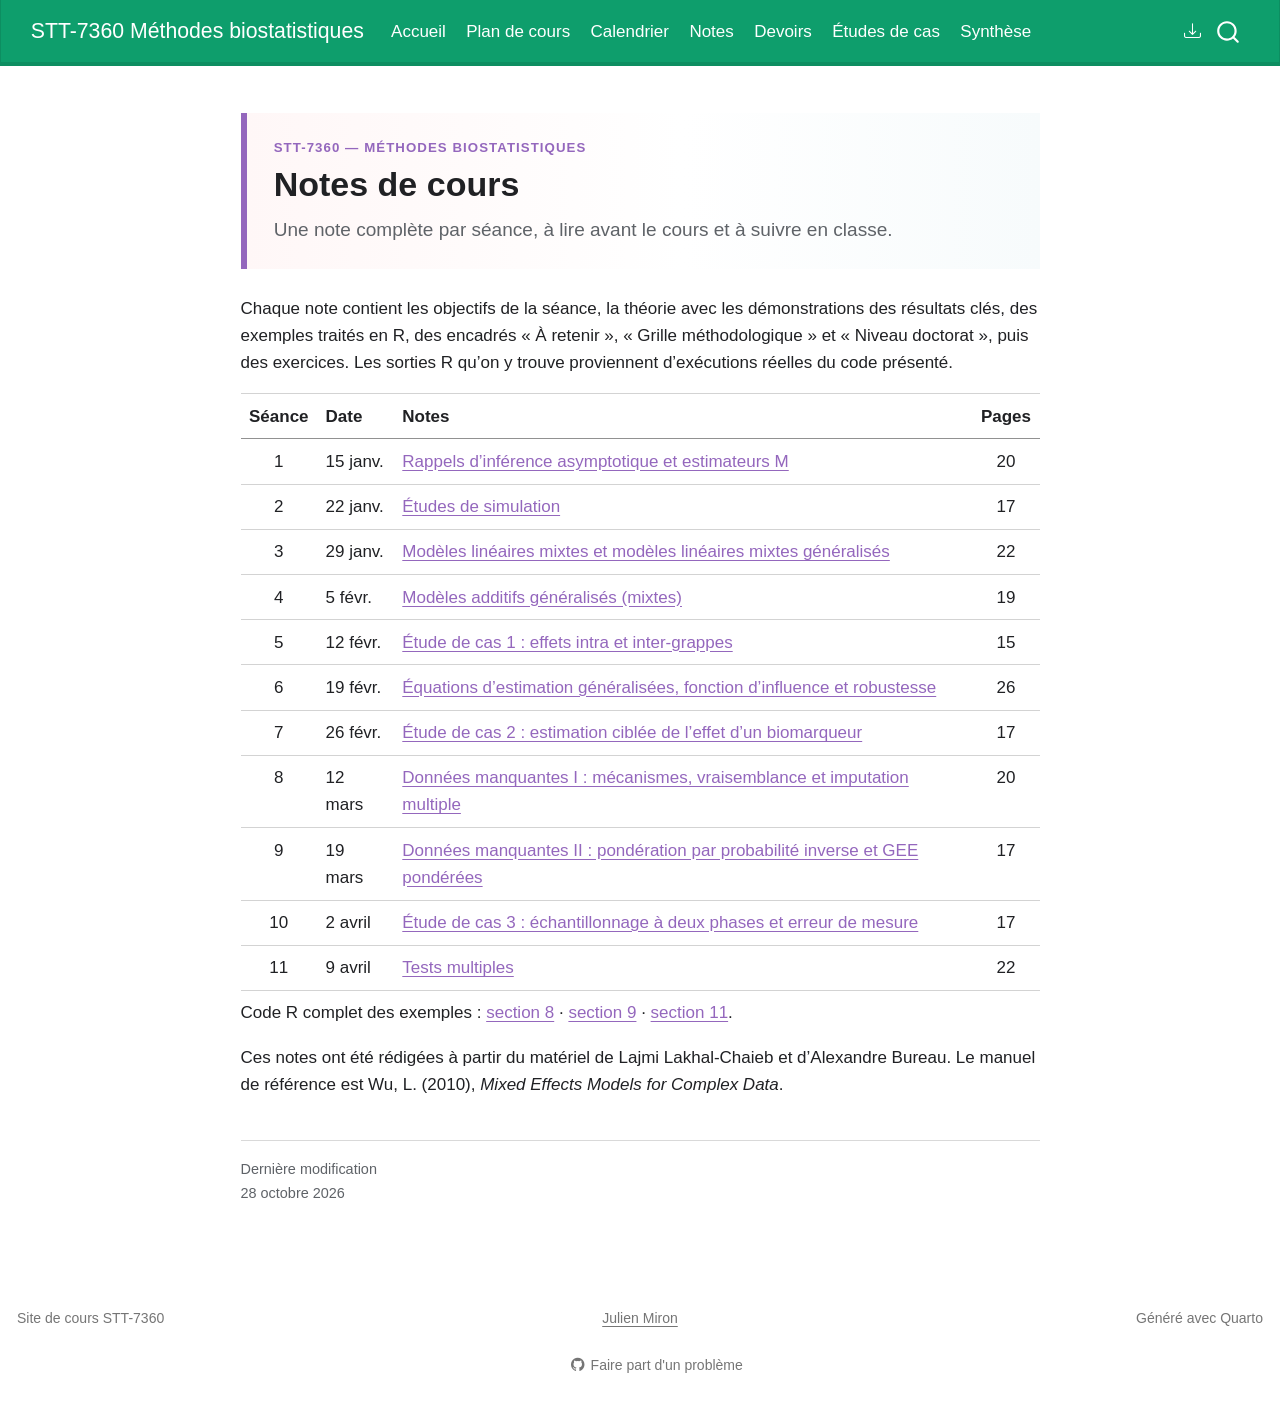
<file: notes.html>
<!DOCTYPE html>
<html xmlns="http://www.w3.org/1999/xhtml" lang="fr" xml:lang="fr"><head>

<meta charset="utf-8">
<meta name="generator" content="quarto-1.10.18">

<meta name="viewport" content="width=device-width, initial-scale=1.0, user-scalable=yes">


<title>notes – STT-7360 Méthodes biostatistiques</title>
<style>
/* Default styles provided by pandoc.
** See https://pandoc.org/MANUAL.html#variables-for-html for config info.
*/
span.smallcaps{font-variant: small-caps;}
div.columns{display: flex; gap: 1.5em;}
div.column{flex: auto;}
@media screen {
div.columns{gap: min(4vw, 1.5em);}
div.column{overflow-x: auto;}
}
div.hanging-indent{margin-left: 1.5em; text-indent: -1.5em;}
ul.task-list{list-style: none;}
ul.task-list li input[type="checkbox"] {
  width: 0.8em;
  margin: 0 0.8em 0.2em -1em; /* quarto-specific, see https://github.com/quarto-dev/quarto-cli/issues/4556 */ 
  vertical-align: middle;
}
</style>


<script src="site_libs/quarto-nav/quarto-nav.js"></script>
<script src="site_libs/quarto-nav/headroom.min.js"></script>
<script src="site_libs/clipboard/clipboard.min.js"></script>
<script src="site_libs/quarto-search/autocomplete.umd.js"></script>
<script src="site_libs/quarto-search/fuse.min.js"></script>
<script src="site_libs/quarto-search/quarto-search.js"></script>
<meta name="quarto:offset" content="./">
<script src="site_libs/quarto-html/quarto.js" type="module"></script>
<script src="site_libs/quarto-html/tabsets/tabsets.js" type="module"></script>
<script src="site_libs/quarto-html/popper.min.js"></script>
<script src="site_libs/quarto-html/tippy.umd.min.js"></script>
<script src="site_libs/quarto-html/anchor.min.js"></script>
<link href="site_libs/quarto-html/tippy.css" rel="stylesheet">
<link href="site_libs/quarto-html/quarto-syntax-highlighting-64a204ab8560d761af7679ceaba22944.css" rel="stylesheet" id="quarto-text-highlighting-styles">
<script src="site_libs/bootstrap/bootstrap.min.js"></script>
<link href="site_libs/bootstrap/bootstrap-icons.css" rel="stylesheet">
<link href="site_libs/bootstrap/bootstrap-f28db2f28e40bd2319d0714e6e487a7d.min.css" rel="stylesheet" append-hash="true" id="quarto-bootstrap" data-mode="light">
<script id="quarto-search-options" type="application/json">{
  "location": "navbar",
  "copy-button": false,
  "collapse-after": 3,
  "panel-placement": "end",
  "type": "overlay",
  "limit": 50,
  "keyboard-shortcut": [
    "f",
    "/",
    "s"
  ],
  "show-item-context": false,
  "language": {
    "search-no-results-text": "Pas de résultats",
    "search-matching-documents-text": "documents trouvés",
    "search-copy-link-title": "Copier le lien vers la recherche",
    "search-hide-matches-text": "Cacher les correspondances additionnelles",
    "search-more-match-text": "correspondance de plus dans ce document",
    "search-more-matches-text": "correspondances de plus dans ce document",
    "search-clear-button-title": "Effacer",
    "search-text-placeholder": "",
    "search-detached-cancel-button-title": "Annuler",
    "search-submit-button-title": "Envoyer",
    "search-label": "Recherche"
  }
}</script>


<link rel="stylesheet" href="styles.css">
</head>

<body class="nav-fixed fullcontent quarto-light">

<div id="quarto-search-results"></div>
  <header id="quarto-header" class="headroom fixed-top">
    <nav class="navbar navbar-expand-lg " data-bs-theme="dark">
      <div class="navbar-container container-fluid">
      <div class="navbar-brand-container mx-auto">
    <a class="navbar-brand" href="./index.html">
    <span class="navbar-title">STT-7360 Méthodes biostatistiques</span>
    </a>
  </div>
            <div id="quarto-search" class="" title="Recherche"></div>
          <button class="navbar-toggler" type="button" data-bs-toggle="collapse" data-bs-target="#navbarCollapse" aria-controls="navbarCollapse" role="menu" aria-expanded="false" aria-label="Basculer la navigation" onclick="if (window.quartoToggleHeadroom) { window.quartoToggleHeadroom(); }">
  <span class="navbar-toggler-icon"></span>
</button>
          <div class="collapse navbar-collapse" id="navbarCollapse">
            <ul class="navbar-nav navbar-nav-scroll me-auto">
  <li class="nav-item">
    <a class="nav-link" href="./index.html"> 
<span class="menu-text">Accueil</span></a>
  </li>  
  <li class="nav-item">
    <a class="nav-link" href="./plan-de-cours.html"> 
<span class="menu-text">Plan de cours</span></a>
  </li>  
  <li class="nav-item">
    <a class="nav-link" href="./calendrier.html"> 
<span class="menu-text">Calendrier</span></a>
  </li>  
  <li class="nav-item">
    <a class="nav-link active" href="./notes.html" aria-current="page"> 
<span class="menu-text">Notes</span></a>
  </li>  
  <li class="nav-item">
    <a class="nav-link" href="./devoirs.html"> 
<span class="menu-text">Devoirs</span></a>
  </li>  
  <li class="nav-item">
    <a class="nav-link" href="./etudes-de-cas.html"> 
<span class="menu-text">Études de cas</span></a>
  </li>  
  <li class="nav-item">
    <a class="nav-link" href="./travail-de-synthese.html"> 
<span class="menu-text">Synthèse</span></a>
  </li>  
</ul>
          </div> <!-- /navcollapse -->
            <div class="quarto-navbar-tools">
    <a href="./plan_STT-7360_H27.pdf" title="Télécharger le plan de cours (PDF)" class="quarto-navigation-tool px-1" aria-label="Télécharger le plan de cours (PDF)"><i class="bi bi-download"></i></a>
</div>
      </div> <!-- /container-fluid -->
    </nav>
</header>
<!-- content -->
<div id="quarto-content" class="quarto-container page-columns page-rows-contents page-layout-article page-navbar">
<!-- sidebar -->
<!-- margin-sidebar -->
    
<!-- main -->
<main class="content" id="quarto-document-content">

<header id="title-block-header" class="quarto-title-block default">
<div class="quarto-title">
</div>



<div class="quarto-title-meta">

    
  
    <div>
    <div class="quarto-title-meta-heading">Dernière modification</div>
    <div class="quarto-title-meta-contents">
      <p class="date-modified">28 octobre 2026</p>
    </div>
  </div>
    
  </div>
  


</header>


<div class="portal-hero">
<p class="eyebrow">
STT-7360 — Méthodes biostatistiques
</p>
<section id="notes-de-cours" class="level1">
<h1>Notes de cours</h1>
<p class="hero-lead">
Une note complète par séance, à lire avant le cours et à suivre en classe.
</p>
</section>
</div>
<p>Chaque note contient les objectifs de la séance, la théorie avec les démonstrations des résultats clés, des exemples traités en R, des encadrés « À retenir », « Grille méthodologique » et « Niveau doctorat », puis des exercices. Les sorties R qu’on y trouve proviennent d’exécutions réelles du code présenté.</p>
<table class="caption-top table">
<thead>
<tr class="header">
<th style="text-align: center;">Séance</th>
<th>Date</th>
<th>Notes</th>
<th style="text-align: center;">Pages</th>
</tr>
</thead>
<tbody>
<tr class="odd">
<td style="text-align: center;">1</td>
<td>15 janv.</td>
<td><a href="notes/01_rappels.pdf">Rappels d’inférence asymptotique et estimateurs M</a></td>
<td style="text-align: center;">20</td>
</tr>
<tr class="even">
<td style="text-align: center;">2</td>
<td>22 janv.</td>
<td><a href="notes/02_simulations.pdf">Études de simulation</a></td>
<td style="text-align: center;">17</td>
</tr>
<tr class="odd">
<td style="text-align: center;">3</td>
<td>29 janv.</td>
<td><a href="notes/03_modeles_mixtes.pdf">Modèles linéaires mixtes et modèles linéaires mixtes généralisés</a></td>
<td style="text-align: center;">22</td>
</tr>
<tr class="even">
<td style="text-align: center;">4</td>
<td>5 févr.</td>
<td><a href="notes/04_modeles_additifs.pdf">Modèles additifs généralisés (mixtes)</a></td>
<td style="text-align: center;">19</td>
</tr>
<tr class="odd">
<td style="text-align: center;">5</td>
<td>12 févr.</td>
<td><a href="notes/05_etude_de_cas_1.pdf">Étude de cas 1 : effets intra et inter-grappes</a></td>
<td style="text-align: center;">15</td>
</tr>
<tr class="even">
<td style="text-align: center;">6</td>
<td>19 févr.</td>
<td><a href="notes/06_gee_influence_robustesse.pdf">Équations d’estimation généralisées, fonction d’influence et robustesse</a></td>
<td style="text-align: center;">26</td>
</tr>
<tr class="odd">
<td style="text-align: center;">7</td>
<td>26 févr.</td>
<td><a href="notes/07_etude_de_cas_2.pdf">Étude de cas 2 : estimation ciblée de l’effet d’un biomarqueur</a></td>
<td style="text-align: center;">17</td>
</tr>
<tr class="even">
<td style="text-align: center;">8</td>
<td>12 mars</td>
<td><a href="notes/08_donnees_manquantes_1.pdf">Données manquantes I : mécanismes, vraisemblance et imputation multiple</a></td>
<td style="text-align: center;">20</td>
</tr>
<tr class="odd">
<td style="text-align: center;">9</td>
<td>19 mars</td>
<td><a href="notes/09_donnees_manquantes_2.pdf">Données manquantes II : pondération par probabilité inverse et GEE pondérées</a></td>
<td style="text-align: center;">17</td>
</tr>
<tr class="even">
<td style="text-align: center;">10</td>
<td>2 avril</td>
<td><a href="notes/10_etude_de_cas_3.pdf">Étude de cas 3 : échantillonnage à deux phases et erreur de mesure</a></td>
<td style="text-align: center;">17</td>
</tr>
<tr class="odd">
<td style="text-align: center;">11</td>
<td>9 avril</td>
<td><a href="notes/11_tests_multiples.pdf">Tests multiples</a></td>
<td style="text-align: center;">22</td>
</tr>
</tbody>
</table>
<p>Code R complet des exemples : <a href="notes/08_donnees_manquantes_code.R">section 8</a> · <a href="notes/09_donnees_manquantes_code.R">section 9</a> · <a href="notes/11_tests_multiples_code.R">section 11</a>.</p>
<p>Ces notes ont été rédigées à partir du matériel de Lajmi Lakhal-Chaieb et d’Alexandre Bureau. Le manuel de référence est Wu, L. (2010), <em>Mixed Effects Models for Complex Data</em>.</p>



</main> <!-- /main -->
<script>
// Déplace le bloc « Dernière modification » (généré par Quarto en haut de page)
// vers le bas du contenu. N'a aucun effet sur la page d'accueil, dont le
// bloc de titre est déjà masqué.
(function () {
  if (document.body.classList.contains('page-home')) return;
  var meta = document.querySelector('.quarto-title-meta');
  var content = document.getElementById('quarto-document-content');
  if (meta && content) {
    content.appendChild(meta);
  }
})();
</script>
<script id="quarto-html-after-body" type="application/javascript">
  window.document.addEventListener("DOMContentLoaded", function (event) {
    const icon = "";
    const anchorJS = new window.AnchorJS();
    anchorJS.options = {
      placement: 'right',
      icon: icon
    };
    anchorJS.add('.anchored');
    const isCodeAnnotation = (el) => {
      for (const clz of el.classList) {
        if (clz.startsWith('code-annotation-')) {                     
          return true;
        }
      }
      return false;
    }
    const onCopySuccess = function(e) {
      // button target
      const button = e.trigger;
      // don't keep focus
      button.blur();
      // flash "checked"
      button.classList.add('code-copy-button-checked');
      var currentTitle = button.getAttribute("title");
      button.setAttribute("title", "Copié");
      let tooltip;
      if (window.bootstrap) {
        button.setAttribute("data-bs-toggle", "tooltip");
        button.setAttribute("data-bs-placement", "left");
        button.setAttribute("data-bs-title", "Copié");
        tooltip = new bootstrap.Tooltip(button, 
          { trigger: "manual", 
            customClass: "code-copy-button-tooltip",
            offset: [0, -8]});
        tooltip.show();    
      }
      setTimeout(function() {
        if (tooltip) {
          tooltip.hide();
          button.removeAttribute("data-bs-title");
          button.removeAttribute("data-bs-toggle");
          button.removeAttribute("data-bs-placement");
        }
        button.setAttribute("title", currentTitle);
        button.classList.remove('code-copy-button-checked');
      }, 1000);
      // clear code selection
      e.clearSelection();
    }
    const getTextToCopy = function(trigger) {
      const outerScaffold = trigger.parentElement.cloneNode(true);
      const codeEl = outerScaffold.querySelector('code');
      for (const childEl of codeEl.children) {
        if (isCodeAnnotation(childEl)) {
          childEl.remove();
        }
      }
      return codeEl.innerText;
    }
    const clipboard = new window.ClipboardJS('.code-copy-button:not([data-in-quarto-modal])', {
      text: getTextToCopy
    });
    clipboard.on('success', onCopySuccess);
    if (window.document.getElementById('quarto-embedded-source-code-modal')) {
      const clipboardModal = new window.ClipboardJS('.code-copy-button[data-in-quarto-modal]', {
        text: getTextToCopy,
        container: window.document.getElementById('quarto-embedded-source-code-modal')
      });
      clipboardModal.on('success', onCopySuccess);
    }
      var localhostRegex = new RegExp(/^(?:http|https):\/\/localhost\:?[0-9]*\//);
      var mailtoRegex = new RegExp(/^mailto:/);
        var filterRegex = new RegExp("https:\/\/julienmiron\.ca\/STT-7360\/");
      var isInternal = (href) => {
          return filterRegex.test(href) || localhostRegex.test(href) || mailtoRegex.test(href);
      }
      // Inspect non-navigation links and adorn them if external
     var links = window.document.querySelectorAll('a[href]:not(.nav-link):not(.navbar-brand):not(.toc-action):not(.sidebar-link):not(.sidebar-item-toggle):not(.pagination-link):not(.no-external):not([aria-hidden]):not(.dropdown-item):not(.quarto-navigation-tool):not(.about-link)');
      for (var i=0; i<links.length; i++) {
        const link = links[i];
        if (!isInternal(link.href)) {
          // undo the damage that might have been done by quarto-nav.js in the case of
          // links that we want to consider external
          if (link.dataset.originalHref !== undefined) {
            link.href = link.dataset.originalHref;
          }
        }
      }
    function tippyHover(el, contentFn, onTriggerFn, onUntriggerFn) {
      const config = {
        allowHTML: true,
        maxWidth: 500,
        delay: 100,
        arrow: false,
        appendTo: function(el) {
            return el.parentElement;
        },
        interactive: true,
        interactiveBorder: 10,
        theme: 'quarto',
        placement: 'bottom-start',
      };
      if (contentFn) {
        config.content = contentFn;
      }
      if (onTriggerFn) {
        config.onTrigger = onTriggerFn;
      }
      if (onUntriggerFn) {
        config.onUntrigger = onUntriggerFn;
      }
      window.tippy(el, config); 
    }
    const noterefs = window.document.querySelectorAll('a[role="doc-noteref"]');
    for (var i=0; i<noterefs.length; i++) {
      const ref = noterefs[i];
      tippyHover(ref, function() {
        // use id or data attribute instead here
        let href = ref.getAttribute('data-footnote-href') || ref.getAttribute('href');
        try { href = new URL(href).hash; } catch {}
        const id = href.replace(/^#\/?/, "");
        const note = window.document.getElementById(id);
        if (note) {
          return note.innerHTML;
        } else {
          return "";
        }
      });
    }
    const xrefs = window.document.querySelectorAll('a.quarto-xref');
    const processXRef = (id, note) => {
      // Strip column container classes
      const stripColumnClz = (el) => {
        el.classList.remove("page-full", "page-columns");
        if (el.children) {
          for (const child of el.children) {
            stripColumnClz(child);
          }
        }
      }
      stripColumnClz(note)
      if (id === null || id.startsWith('sec-')) {
        // Special case sections, only their first couple elements
        const container = document.createElement("div");
        if (note.children && note.children.length > 2) {
          container.appendChild(note.children[0].cloneNode(true));
          for (let i = 1; i < note.children.length; i++) {
            const child = note.children[i];
            if (child.tagName === "P" && child.innerText === "") {
              continue;
            } else {
              container.appendChild(child.cloneNode(true));
              break;
            }
          }
          if (window.Quarto?.typesetMath) {
            window.Quarto.typesetMath(container);
          }
          return container.innerHTML
        } else {
          if (window.Quarto?.typesetMath) {
            window.Quarto.typesetMath(note);
          }
          return note.innerHTML;
        }
      } else {
        // Remove any anchor links if they are present
        const anchorLink = note.querySelector('a.anchorjs-link');
        if (anchorLink) {
          anchorLink.remove();
        }
        if (window.Quarto?.typesetMath) {
          window.Quarto.typesetMath(note);
        }
        if (note.classList.contains("callout")) {
          return note.outerHTML;
        } else {
          return note.innerHTML;
        }
      }
    }
    for (var i=0; i<xrefs.length; i++) {
      const xref = xrefs[i];
      tippyHover(xref, undefined, function(instance) {
        instance.disable();
        let url = xref.getAttribute('href');
        let hash = undefined; 
        if (url.startsWith('#')) {
          hash = url;
        } else {
          try { hash = new URL(url).hash; } catch {}
        }
        if (hash) {
          const id = hash.replace(/^#\/?/, "");
          const note = window.document.getElementById(id);
          if (note !== null) {
            try {
              const html = processXRef(id, note.cloneNode(true));
              instance.setContent(html);
            } finally {
              instance.enable();
              instance.show();
            }
          } else {
            // See if we can fetch this
            fetch(url.split('#')[0])
            .then(res => res.text())
            .then(html => {
              const parser = new DOMParser();
              const htmlDoc = parser.parseFromString(html, "text/html");
              const note = htmlDoc.getElementById(id);
              if (note !== null) {
                const html = processXRef(id, note);
                instance.setContent(html);
              } 
            }).finally(() => {
              instance.enable();
              instance.show();
            });
          }
        } else {
          // See if we can fetch a full url (with no hash to target)
          // This is a special case and we should probably do some content thinning / targeting
          fetch(url)
          .then(res => res.text())
          .then(html => {
            const parser = new DOMParser();
            const htmlDoc = parser.parseFromString(html, "text/html");
            const note = htmlDoc.querySelector('main.content');
            if (note !== null) {
              // This should only happen for chapter cross references
              // (since there is no id in the URL)
              // remove the first header
              if (note.children.length > 0 && note.children[0].tagName === "HEADER") {
                note.children[0].remove();
              }
              const html = processXRef(null, note);
              instance.setContent(html);
            } 
          }).finally(() => {
            instance.enable();
            instance.show();
          });
        }
      }, function(instance) {
      });
    }
        let selectedAnnoteEl;
        const selectorForAnnotation = ( cell, annotation) => {
          let cellAttr = 'data-code-cell="' + cell + '"';
          let lineAttr = 'data-code-annotation="' +  annotation + '"';
          const selector = 'span[' + cellAttr + '][' + lineAttr + ']';
          return selector;
        }
        const selectCodeLines = (annoteEl) => {
          const doc = window.document;
          const targetCell = annoteEl.getAttribute("data-target-cell");
          const targetAnnotation = annoteEl.getAttribute("data-target-annotation");
          const annoteSpan = window.document.querySelector(selectorForAnnotation(targetCell, targetAnnotation));
          const lines = annoteSpan.getAttribute("data-code-lines").split(",");
          const lineIds = lines.map((line) => {
            return targetCell + "-" + line;
          })
          let top = null;
          let height = null;
          let parent = null;
          if (lineIds.length > 0) {
              //compute the position of the single el (top and bottom and make a div)
              const el = window.document.getElementById(lineIds[0]);
              top = el.offsetTop;
              height = el.offsetHeight;
              parent = el.parentElement.parentElement;
            if (lineIds.length > 1) {
              const lastEl = window.document.getElementById(lineIds[lineIds.length - 1]);
              const bottom = lastEl.offsetTop + lastEl.offsetHeight;
              height = bottom - top;
            }
            if (top !== null && height !== null && parent !== null) {
              // cook up a div (if necessary) and position it 
              let div = window.document.getElementById("code-annotation-line-highlight");
              if (div === null) {
                div = window.document.createElement("div");
                div.setAttribute("id", "code-annotation-line-highlight");
                div.style.position = 'absolute';
                parent.appendChild(div);
              }
              div.style.top = top - 2 + "px";
              div.style.height = height + 4 + "px";
              div.style.left = 0;
              let gutterDiv = window.document.getElementById("code-annotation-line-highlight-gutter");
              if (gutterDiv === null) {
                gutterDiv = window.document.createElement("div");
                gutterDiv.setAttribute("id", "code-annotation-line-highlight-gutter");
                gutterDiv.style.position = 'absolute';
                const codeCell = window.document.getElementById(targetCell);
                const gutter = codeCell.querySelector('.code-annotation-gutter');
                gutter.appendChild(gutterDiv);
              }
              gutterDiv.style.top = top - 2 + "px";
              gutterDiv.style.height = height + 4 + "px";
            }
            selectedAnnoteEl = annoteEl;
          }
        };
        const unselectCodeLines = () => {
          const elementsIds = ["code-annotation-line-highlight", "code-annotation-line-highlight-gutter"];
          elementsIds.forEach((elId) => {
            const div = window.document.getElementById(elId);
            if (div) {
              div.remove();
            }
          });
          selectedAnnoteEl = undefined;
        };
          // Handle positioning of the toggle
      window.addEventListener(
        "resize",
        throttle(() => {
          elRect = undefined;
          if (selectedAnnoteEl) {
            selectCodeLines(selectedAnnoteEl);
          }
        }, 10)
      );
      function throttle(fn, ms) {
      let throttle = false;
      let timer;
        return (...args) => {
          if(!throttle) { // first call gets through
              fn.apply(this, args);
              throttle = true;
          } else { // all the others get throttled
              if(timer) clearTimeout(timer); // cancel #2
              timer = setTimeout(() => {
                fn.apply(this, args);
                timer = throttle = false;
              }, ms);
          }
        };
      }
        // Attach click handler to the DT
        const annoteDls = window.document.querySelectorAll('dt[data-target-cell]');
        for (const annoteDlNode of annoteDls) {
          annoteDlNode.addEventListener('click', (event) => {
            const clickedEl = event.target;
            if (clickedEl !== selectedAnnoteEl) {
              unselectCodeLines();
              const activeEl = window.document.querySelector('dt[data-target-cell].code-annotation-active');
              if (activeEl) {
                activeEl.classList.remove('code-annotation-active');
              }
              selectCodeLines(clickedEl);
              clickedEl.classList.add('code-annotation-active');
            } else {
              // Unselect the line
              unselectCodeLines();
              clickedEl.classList.remove('code-annotation-active');
            }
          });
        }
    const findCites = (el) => {
      const parentEl = el.parentElement;
      if (parentEl) {
        const cites = parentEl.dataset.cites;
        if (cites) {
          return {
            el,
            cites: cites.split(' ')
          };
        } else {
          return findCites(el.parentElement)
        }
      } else {
        return undefined;
      }
    };
    var bibliorefs = window.document.querySelectorAll('a[role="doc-biblioref"]');
    for (var i=0; i<bibliorefs.length; i++) {
      const ref = bibliorefs[i];
      const citeInfo = findCites(ref);
      if (citeInfo) {
        tippyHover(citeInfo.el, function() {
          var popup = window.document.createElement('div');
          citeInfo.cites.forEach(function(cite) {
            var citeDiv = window.document.createElement('div');
            citeDiv.classList.add('hanging-indent');
            citeDiv.classList.add('csl-entry');
            var biblioDiv = window.document.getElementById('ref-' + cite);
            if (biblioDiv) {
              citeDiv.innerHTML = biblioDiv.innerHTML;
            }
            popup.appendChild(citeDiv);
          });
          return popup.innerHTML;
        });
      }
    }
  });
  </script>
</div> <!-- /content -->
<footer class="footer">
  <div class="nav-footer">
    <div class="nav-footer-left">
<p>Site de cours STT-7360</p>
</div>   
    <div class="nav-footer-center">
<p><a href="https://julienmiron.ca/">Julien Miron</a></p>
<div class="toc-actions"><ul><li><a href="https://github.com/JulienMiron/STT-7360/issues/new" class="toc-action"><i class="bi bi-github"></i>Faire part d'un problème</a></li></ul></div></div>
    <div class="nav-footer-right">
<p>Généré avec Quarto</p>
</div>
  </div>
</footer>




</body></html>
</file>
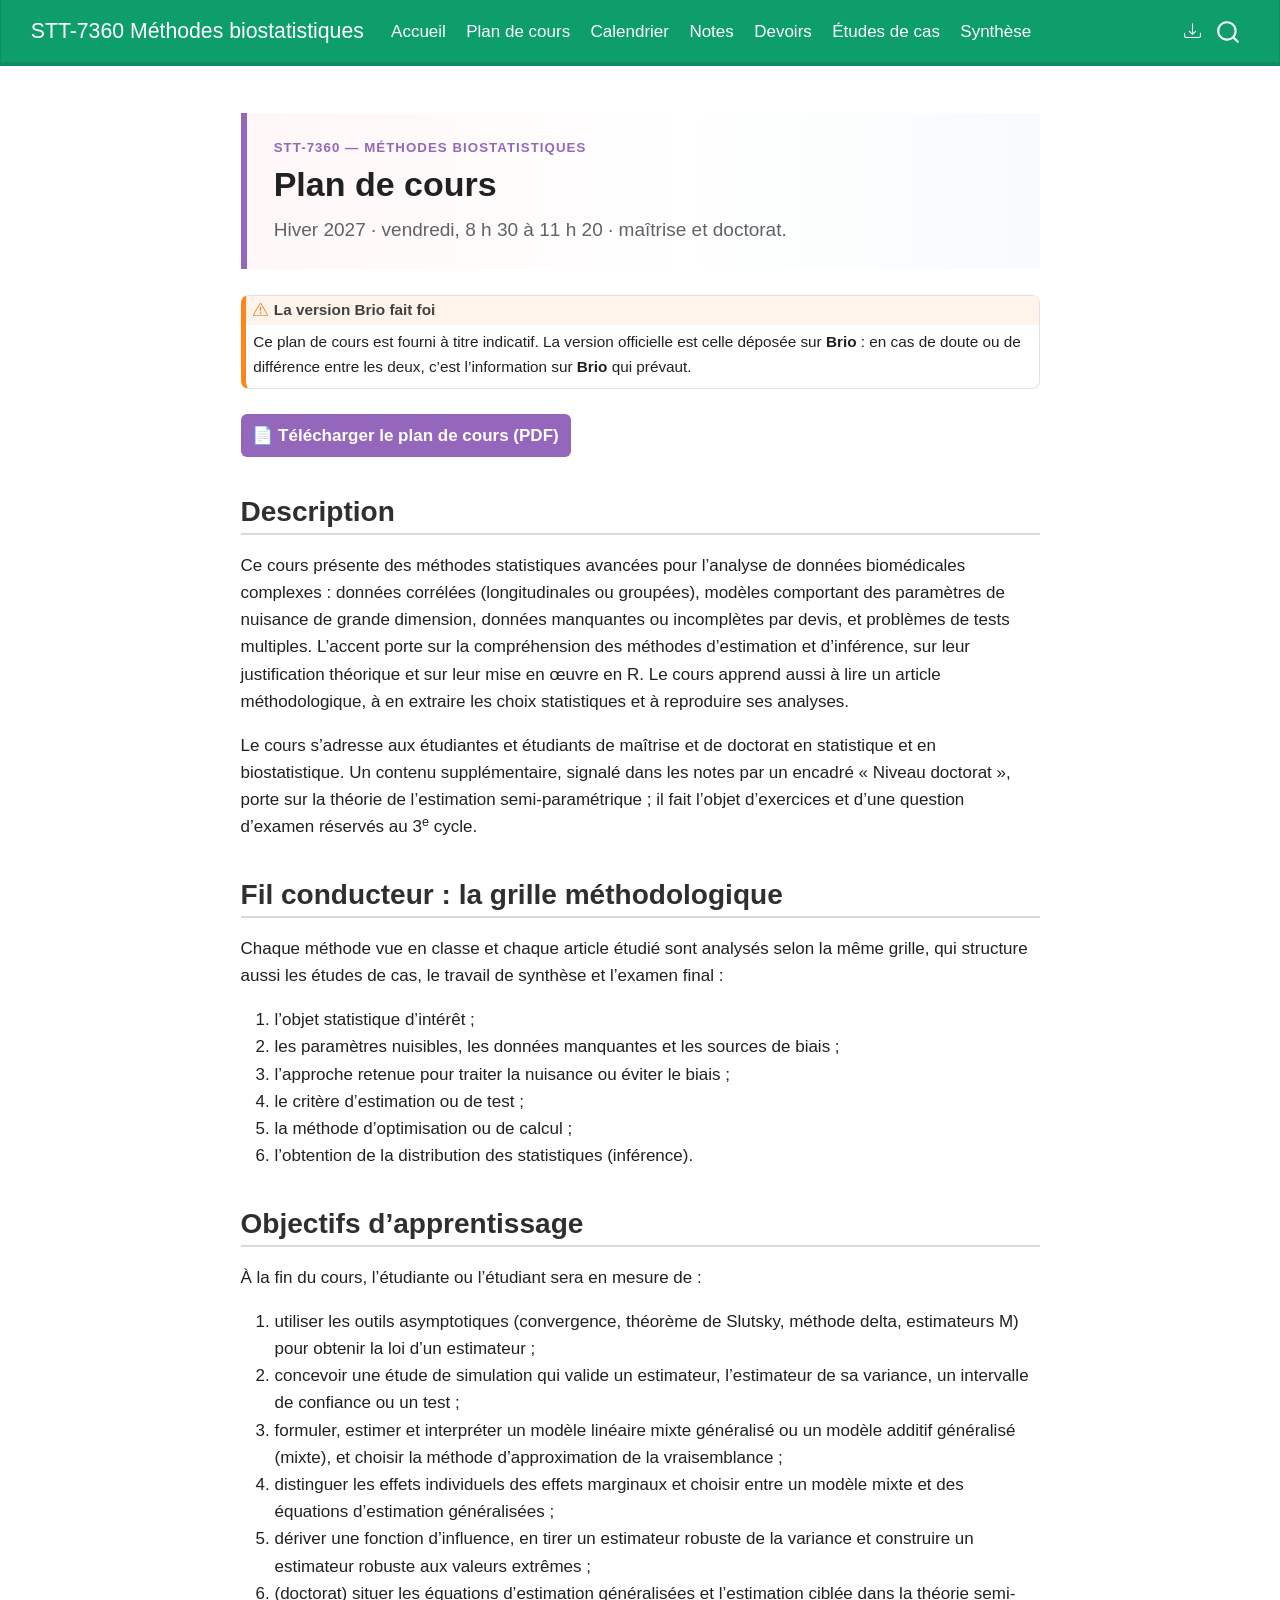
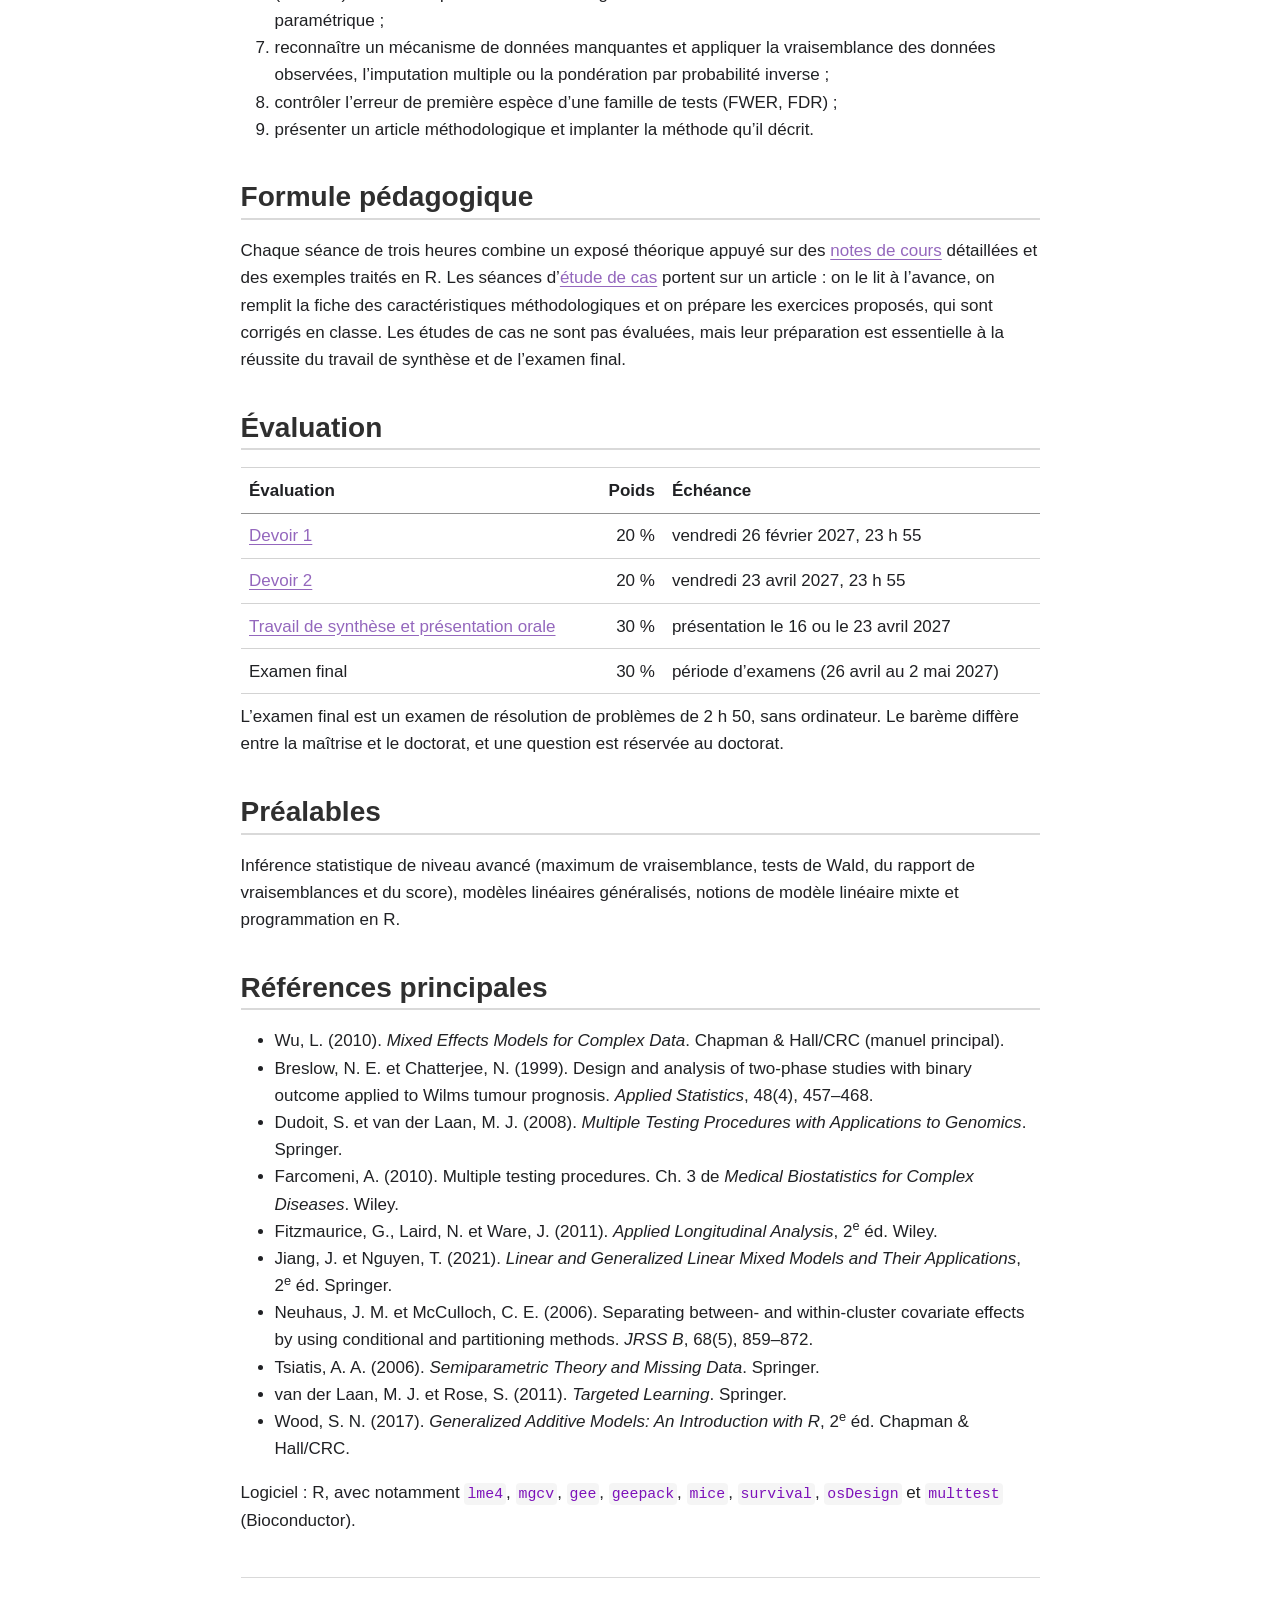
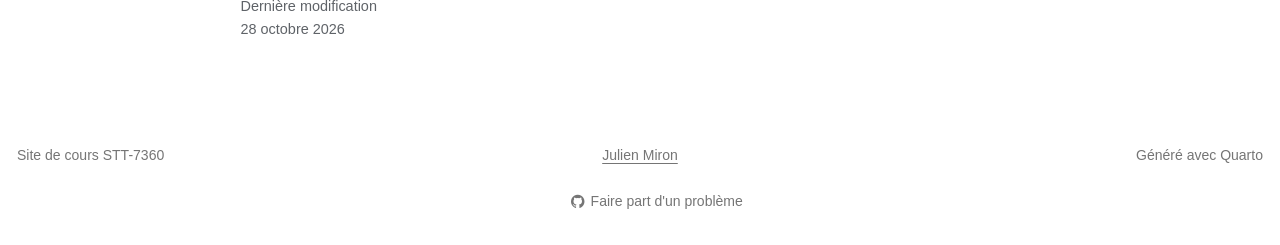
<file: plan-de-cours.html>
<!DOCTYPE html>
<html xmlns="http://www.w3.org/1999/xhtml" lang="fr" xml:lang="fr"><head>

<meta charset="utf-8">
<meta name="generator" content="quarto-1.10.18">

<meta name="viewport" content="width=device-width, initial-scale=1.0, user-scalable=yes">


<title>plan-de-cours – STT-7360 Méthodes biostatistiques</title>
<style>
/* Default styles provided by pandoc.
** See https://pandoc.org/MANUAL.html#variables-for-html for config info.
*/
span.smallcaps{font-variant: small-caps;}
div.columns{display: flex; gap: 1.5em;}
div.column{flex: auto;}
@media screen {
div.columns{gap: min(4vw, 1.5em);}
div.column{overflow-x: auto;}
}
div.hanging-indent{margin-left: 1.5em; text-indent: -1.5em;}
ul.task-list{list-style: none;}
ul.task-list li input[type="checkbox"] {
  width: 0.8em;
  margin: 0 0.8em 0.2em -1em; /* quarto-specific, see https://github.com/quarto-dev/quarto-cli/issues/4556 */ 
  vertical-align: middle;
}
</style>


<script src="site_libs/quarto-nav/quarto-nav.js"></script>
<script src="site_libs/quarto-nav/headroom.min.js"></script>
<script src="site_libs/clipboard/clipboard.min.js"></script>
<script src="site_libs/quarto-search/autocomplete.umd.js"></script>
<script src="site_libs/quarto-search/fuse.min.js"></script>
<script src="site_libs/quarto-search/quarto-search.js"></script>
<meta name="quarto:offset" content="./">
<script src="site_libs/quarto-html/quarto.js" type="module"></script>
<script src="site_libs/quarto-html/tabsets/tabsets.js" type="module"></script>
<script src="site_libs/quarto-html/popper.min.js"></script>
<script src="site_libs/quarto-html/tippy.umd.min.js"></script>
<script src="site_libs/quarto-html/anchor.min.js"></script>
<link href="site_libs/quarto-html/tippy.css" rel="stylesheet">
<link href="site_libs/quarto-html/quarto-syntax-highlighting-64a204ab8560d761af7679ceaba22944.css" rel="stylesheet" id="quarto-text-highlighting-styles">
<script src="site_libs/bootstrap/bootstrap.min.js"></script>
<link href="site_libs/bootstrap/bootstrap-icons.css" rel="stylesheet">
<link href="site_libs/bootstrap/bootstrap-f28db2f28e40bd2319d0714e6e487a7d.min.css" rel="stylesheet" append-hash="true" id="quarto-bootstrap" data-mode="light">
<script id="quarto-search-options" type="application/json">{
  "location": "navbar",
  "copy-button": false,
  "collapse-after": 3,
  "panel-placement": "end",
  "type": "overlay",
  "limit": 50,
  "keyboard-shortcut": [
    "f",
    "/",
    "s"
  ],
  "show-item-context": false,
  "language": {
    "search-no-results-text": "Pas de résultats",
    "search-matching-documents-text": "documents trouvés",
    "search-copy-link-title": "Copier le lien vers la recherche",
    "search-hide-matches-text": "Cacher les correspondances additionnelles",
    "search-more-match-text": "correspondance de plus dans ce document",
    "search-more-matches-text": "correspondances de plus dans ce document",
    "search-clear-button-title": "Effacer",
    "search-text-placeholder": "",
    "search-detached-cancel-button-title": "Annuler",
    "search-submit-button-title": "Envoyer",
    "search-label": "Recherche"
  }
}</script>


<link rel="stylesheet" href="styles.css">
</head>

<body class="nav-fixed fullcontent quarto-light">

<div id="quarto-search-results"></div>
  <header id="quarto-header" class="headroom fixed-top">
    <nav class="navbar navbar-expand-lg " data-bs-theme="dark">
      <div class="navbar-container container-fluid">
      <div class="navbar-brand-container mx-auto">
    <a class="navbar-brand" href="./index.html">
    <span class="navbar-title">STT-7360 Méthodes biostatistiques</span>
    </a>
  </div>
            <div id="quarto-search" class="" title="Recherche"></div>
          <button class="navbar-toggler" type="button" data-bs-toggle="collapse" data-bs-target="#navbarCollapse" aria-controls="navbarCollapse" role="menu" aria-expanded="false" aria-label="Basculer la navigation" onclick="if (window.quartoToggleHeadroom) { window.quartoToggleHeadroom(); }">
  <span class="navbar-toggler-icon"></span>
</button>
          <div class="collapse navbar-collapse" id="navbarCollapse">
            <ul class="navbar-nav navbar-nav-scroll me-auto">
  <li class="nav-item">
    <a class="nav-link" href="./index.html"> 
<span class="menu-text">Accueil</span></a>
  </li>  
  <li class="nav-item">
    <a class="nav-link active" href="./plan-de-cours.html" aria-current="page"> 
<span class="menu-text">Plan de cours</span></a>
  </li>  
  <li class="nav-item">
    <a class="nav-link" href="./calendrier.html"> 
<span class="menu-text">Calendrier</span></a>
  </li>  
  <li class="nav-item">
    <a class="nav-link" href="./notes.html"> 
<span class="menu-text">Notes</span></a>
  </li>  
  <li class="nav-item">
    <a class="nav-link" href="./devoirs.html"> 
<span class="menu-text">Devoirs</span></a>
  </li>  
  <li class="nav-item">
    <a class="nav-link" href="./etudes-de-cas.html"> 
<span class="menu-text">Études de cas</span></a>
  </li>  
  <li class="nav-item">
    <a class="nav-link" href="./travail-de-synthese.html"> 
<span class="menu-text">Synthèse</span></a>
  </li>  
</ul>
          </div> <!-- /navcollapse -->
            <div class="quarto-navbar-tools">
    <a href="./plan_STT-7360_H27.pdf" title="Télécharger le plan de cours (PDF)" class="quarto-navigation-tool px-1" aria-label="Télécharger le plan de cours (PDF)"><i class="bi bi-download"></i></a>
</div>
      </div> <!-- /container-fluid -->
    </nav>
</header>
<!-- content -->
<div id="quarto-content" class="quarto-container page-columns page-rows-contents page-layout-article page-navbar">
<!-- sidebar -->
<!-- margin-sidebar -->
    
<!-- main -->
<main class="content" id="quarto-document-content">

<header id="title-block-header" class="quarto-title-block default">
<div class="quarto-title">
</div>



<div class="quarto-title-meta">

    
  
    <div>
    <div class="quarto-title-meta-heading">Dernière modification</div>
    <div class="quarto-title-meta-contents">
      <p class="date-modified">28 octobre 2026</p>
    </div>
  </div>
    
  </div>
  


</header>


<div class="portal-hero">
<p class="eyebrow">
STT-7360 — Méthodes biostatistiques
</p>
<section id="plan-de-cours" class="level1">
<h1>Plan de cours</h1>
<p class="hero-lead">
Hiver 2027 · vendredi, 8 h 30 à 11 h 20 · maîtrise et doctorat.
</p>
</section>
</div>
<div class="callout callout-style-default callout-warning callout-titled">
<div class="callout-header d-flex align-content-center">
<div class="callout-icon-container">
<i class="callout-icon"></i>
</div>
<div class="callout-title-container flex-fill">
<span class="screen-reader-only">Avertissement</span>La version Brio fait foi
</div>
</div>
<div class="callout-body-container callout-body">
<p>Ce plan de cours est fourni à titre indicatif. La version officielle est celle déposée sur <strong>Brio</strong> : en cas de doute ou de différence entre les deux, c’est l’information sur <strong>Brio</strong> qui prévaut.</p>
</div>
</div>
<p><a class="portal-button" href="plan_STT-7360_H27.pdf" download="">📄 Télécharger le plan de cours (PDF)</a></p>
<section id="description" class="level2">
<h2 class="anchored" data-anchor-id="description">Description</h2>
<p>Ce cours présente des méthodes statistiques avancées pour l’analyse de données biomédicales complexes : données corrélées (longitudinales ou groupées), modèles comportant des paramètres de nuisance de grande dimension, données manquantes ou incomplètes par devis, et problèmes de tests multiples. L’accent porte sur la compréhension des méthodes d’estimation et d’inférence, sur leur justification théorique et sur leur mise en œuvre en R. Le cours apprend aussi à lire un article méthodologique, à en extraire les choix statistiques et à reproduire ses analyses.</p>
<p>Le cours s’adresse aux étudiantes et étudiants de maîtrise et de doctorat en statistique et en biostatistique. Un contenu supplémentaire, signalé dans les notes par un encadré « Niveau doctorat », porte sur la théorie de l’estimation semi-paramétrique ; il fait l’objet d’exercices et d’une question d’examen réservés au 3<sup>e</sup> cycle.</p>
</section>
<section id="fil-conducteur-la-grille-méthodologique" class="level2">
<h2 class="anchored" data-anchor-id="fil-conducteur-la-grille-méthodologique">Fil conducteur : la grille méthodologique</h2>
<p>Chaque méthode vue en classe et chaque article étudié sont analysés selon la même grille, qui structure aussi les études de cas, le travail de synthèse et l’examen final :</p>
<ol type="1">
<li>l’objet statistique d’intérêt ;</li>
<li>les paramètres nuisibles, les données manquantes et les sources de biais ;</li>
<li>l’approche retenue pour traiter la nuisance ou éviter le biais ;</li>
<li>le critère d’estimation ou de test ;</li>
<li>la méthode d’optimisation ou de calcul ;</li>
<li>l’obtention de la distribution des statistiques (inférence).</li>
</ol>
</section>
<section id="objectifs-dapprentissage" class="level2">
<h2 class="anchored" data-anchor-id="objectifs-dapprentissage">Objectifs d’apprentissage</h2>
<p>À la fin du cours, l’étudiante ou l’étudiant sera en mesure de :</p>
<ol type="1">
<li>utiliser les outils asymptotiques (convergence, théorème de Slutsky, méthode delta, estimateurs M) pour obtenir la loi d’un estimateur ;</li>
<li>concevoir une étude de simulation qui valide un estimateur, l’estimateur de sa variance, un intervalle de confiance ou un test ;</li>
<li>formuler, estimer et interpréter un modèle linéaire mixte généralisé ou un modèle additif généralisé (mixte), et choisir la méthode d’approximation de la vraisemblance ;</li>
<li>distinguer les effets individuels des effets marginaux et choisir entre un modèle mixte et des équations d’estimation généralisées ;</li>
<li>dériver une fonction d’influence, en tirer un estimateur robuste de la variance et construire un estimateur robuste aux valeurs extrêmes ;</li>
<li>(doctorat) situer les équations d’estimation généralisées et l’estimation ciblée dans la théorie semi-paramétrique ;</li>
<li>reconnaître un mécanisme de données manquantes et appliquer la vraisemblance des données observées, l’imputation multiple ou la pondération par probabilité inverse ;</li>
<li>contrôler l’erreur de première espèce d’une famille de tests (FWER, FDR) ;</li>
<li>présenter un article méthodologique et implanter la méthode qu’il décrit.</li>
</ol>
</section>
<section id="formule-pédagogique" class="level2">
<h2 class="anchored" data-anchor-id="formule-pédagogique">Formule pédagogique</h2>
<p>Chaque séance de trois heures combine un exposé théorique appuyé sur des <a href="./notes.html">notes de cours</a> détaillées et des exemples traités en R. Les séances d’<a href="./etudes-de-cas.html">étude de cas</a> portent sur un article : on le lit à l’avance, on remplit la fiche des caractéristiques méthodologiques et on prépare les exercices proposés, qui sont corrigés en classe. Les études de cas ne sont pas évaluées, mais leur préparation est essentielle à la réussite du travail de synthèse et de l’examen final.</p>
</section>
<section id="évaluation" class="level2">
<h2 class="anchored" data-anchor-id="évaluation">Évaluation</h2>
<table class="caption-top table">
<thead>
<tr class="header">
<th>Évaluation</th>
<th style="text-align: right;">Poids</th>
<th>Échéance</th>
</tr>
</thead>
<tbody>
<tr class="odd">
<td><a href="./devoirs.html">Devoir 1</a></td>
<td style="text-align: right;">20 %</td>
<td>vendredi 26 février 2027, 23 h 55</td>
</tr>
<tr class="even">
<td><a href="./devoirs.html">Devoir 2</a></td>
<td style="text-align: right;">20 %</td>
<td>vendredi 23 avril 2027, 23 h 55</td>
</tr>
<tr class="odd">
<td><a href="./travail-de-synthese.html">Travail de synthèse et présentation orale</a></td>
<td style="text-align: right;">30 %</td>
<td>présentation le 16 ou le 23 avril 2027</td>
</tr>
<tr class="even">
<td>Examen final</td>
<td style="text-align: right;">30 %</td>
<td>période d’examens (26 avril au 2 mai 2027)</td>
</tr>
</tbody>
</table>
<p>L’examen final est un examen de résolution de problèmes de 2 h 50, sans ordinateur. Le barème diffère entre la maîtrise et le doctorat, et une question est réservée au doctorat.</p>
</section>
<section id="préalables" class="level2">
<h2 class="anchored" data-anchor-id="préalables">Préalables</h2>
<p>Inférence statistique de niveau avancé (maximum de vraisemblance, tests de Wald, du rapport de vraisemblances et du score), modèles linéaires généralisés, notions de modèle linéaire mixte et programmation en R.</p>
</section>
<section id="références-principales" class="level2">
<h2 class="anchored" data-anchor-id="références-principales">Références principales</h2>
<ul>
<li>Wu, L. (2010). <em>Mixed Effects Models for Complex Data</em>. Chapman &amp; Hall/CRC (manuel principal).</li>
<li>Breslow, N. E. et Chatterjee, N. (1999). Design and analysis of two-phase studies with binary outcome applied to Wilms tumour prognosis. <em>Applied Statistics</em>, 48(4), 457–468.</li>
<li>Dudoit, S. et van der Laan, M. J. (2008). <em>Multiple Testing Procedures with Applications to Genomics</em>. Springer.</li>
<li>Farcomeni, A. (2010). Multiple testing procedures. Ch. 3 de <em>Medical Biostatistics for Complex Diseases</em>. Wiley.</li>
<li>Fitzmaurice, G., Laird, N. et Ware, J. (2011). <em>Applied Longitudinal Analysis</em>, 2<sup>e</sup> éd. Wiley.</li>
<li>Jiang, J. et Nguyen, T. (2021). <em>Linear and Generalized Linear Mixed Models and Their Applications</em>, 2<sup>e</sup> éd. Springer.</li>
<li>Neuhaus, J. M. et McCulloch, C. E. (2006). Separating between- and within-cluster covariate effects by using conditional and partitioning methods. <em>JRSS B</em>, 68(5), 859–872.</li>
<li>Tsiatis, A. A. (2006). <em>Semiparametric Theory and Missing Data</em>. Springer.</li>
<li>van der Laan, M. J. et Rose, S. (2011). <em>Targeted Learning</em>. Springer.</li>
<li>Wood, S. N. (2017). <em>Generalized Additive Models: An Introduction with R</em>, 2<sup>e</sup> éd. Chapman &amp; Hall/CRC.</li>
</ul>
<p>Logiciel : R, avec notamment <code>lme4</code>, <code>mgcv</code>, <code>gee</code>, <code>geepack</code>, <code>mice</code>, <code>survival</code>, <code>osDesign</code> et <code>multtest</code> (Bioconductor).</p>


</section>

</main> <!-- /main -->
<script>
// Déplace le bloc « Dernière modification » (généré par Quarto en haut de page)
// vers le bas du contenu. N'a aucun effet sur la page d'accueil, dont le
// bloc de titre est déjà masqué.
(function () {
  if (document.body.classList.contains('page-home')) return;
  var meta = document.querySelector('.quarto-title-meta');
  var content = document.getElementById('quarto-document-content');
  if (meta && content) {
    content.appendChild(meta);
  }
})();
</script>
<script id="quarto-html-after-body" type="application/javascript">
  window.document.addEventListener("DOMContentLoaded", function (event) {
    const icon = "";
    const anchorJS = new window.AnchorJS();
    anchorJS.options = {
      placement: 'right',
      icon: icon
    };
    anchorJS.add('.anchored');
    const isCodeAnnotation = (el) => {
      for (const clz of el.classList) {
        if (clz.startsWith('code-annotation-')) {                     
          return true;
        }
      }
      return false;
    }
    const onCopySuccess = function(e) {
      // button target
      const button = e.trigger;
      // don't keep focus
      button.blur();
      // flash "checked"
      button.classList.add('code-copy-button-checked');
      var currentTitle = button.getAttribute("title");
      button.setAttribute("title", "Copié");
      let tooltip;
      if (window.bootstrap) {
        button.setAttribute("data-bs-toggle", "tooltip");
        button.setAttribute("data-bs-placement", "left");
        button.setAttribute("data-bs-title", "Copié");
        tooltip = new bootstrap.Tooltip(button, 
          { trigger: "manual", 
            customClass: "code-copy-button-tooltip",
            offset: [0, -8]});
        tooltip.show();    
      }
      setTimeout(function() {
        if (tooltip) {
          tooltip.hide();
          button.removeAttribute("data-bs-title");
          button.removeAttribute("data-bs-toggle");
          button.removeAttribute("data-bs-placement");
        }
        button.setAttribute("title", currentTitle);
        button.classList.remove('code-copy-button-checked');
      }, 1000);
      // clear code selection
      e.clearSelection();
    }
    const getTextToCopy = function(trigger) {
      const outerScaffold = trigger.parentElement.cloneNode(true);
      const codeEl = outerScaffold.querySelector('code');
      for (const childEl of codeEl.children) {
        if (isCodeAnnotation(childEl)) {
          childEl.remove();
        }
      }
      return codeEl.innerText;
    }
    const clipboard = new window.ClipboardJS('.code-copy-button:not([data-in-quarto-modal])', {
      text: getTextToCopy
    });
    clipboard.on('success', onCopySuccess);
    if (window.document.getElementById('quarto-embedded-source-code-modal')) {
      const clipboardModal = new window.ClipboardJS('.code-copy-button[data-in-quarto-modal]', {
        text: getTextToCopy,
        container: window.document.getElementById('quarto-embedded-source-code-modal')
      });
      clipboardModal.on('success', onCopySuccess);
    }
      var localhostRegex = new RegExp(/^(?:http|https):\/\/localhost\:?[0-9]*\//);
      var mailtoRegex = new RegExp(/^mailto:/);
        var filterRegex = new RegExp("https:\/\/julienmiron\.ca\/STT-7360\/");
      var isInternal = (href) => {
          return filterRegex.test(href) || localhostRegex.test(href) || mailtoRegex.test(href);
      }
      // Inspect non-navigation links and adorn them if external
     var links = window.document.querySelectorAll('a[href]:not(.nav-link):not(.navbar-brand):not(.toc-action):not(.sidebar-link):not(.sidebar-item-toggle):not(.pagination-link):not(.no-external):not([aria-hidden]):not(.dropdown-item):not(.quarto-navigation-tool):not(.about-link)');
      for (var i=0; i<links.length; i++) {
        const link = links[i];
        if (!isInternal(link.href)) {
          // undo the damage that might have been done by quarto-nav.js in the case of
          // links that we want to consider external
          if (link.dataset.originalHref !== undefined) {
            link.href = link.dataset.originalHref;
          }
        }
      }
    function tippyHover(el, contentFn, onTriggerFn, onUntriggerFn) {
      const config = {
        allowHTML: true,
        maxWidth: 500,
        delay: 100,
        arrow: false,
        appendTo: function(el) {
            return el.parentElement;
        },
        interactive: true,
        interactiveBorder: 10,
        theme: 'quarto',
        placement: 'bottom-start',
      };
      if (contentFn) {
        config.content = contentFn;
      }
      if (onTriggerFn) {
        config.onTrigger = onTriggerFn;
      }
      if (onUntriggerFn) {
        config.onUntrigger = onUntriggerFn;
      }
      window.tippy(el, config); 
    }
    const noterefs = window.document.querySelectorAll('a[role="doc-noteref"]');
    for (var i=0; i<noterefs.length; i++) {
      const ref = noterefs[i];
      tippyHover(ref, function() {
        // use id or data attribute instead here
        let href = ref.getAttribute('data-footnote-href') || ref.getAttribute('href');
        try { href = new URL(href).hash; } catch {}
        const id = href.replace(/^#\/?/, "");
        const note = window.document.getElementById(id);
        if (note) {
          return note.innerHTML;
        } else {
          return "";
        }
      });
    }
    const xrefs = window.document.querySelectorAll('a.quarto-xref');
    const processXRef = (id, note) => {
      // Strip column container classes
      const stripColumnClz = (el) => {
        el.classList.remove("page-full", "page-columns");
        if (el.children) {
          for (const child of el.children) {
            stripColumnClz(child);
          }
        }
      }
      stripColumnClz(note)
      if (id === null || id.startsWith('sec-')) {
        // Special case sections, only their first couple elements
        const container = document.createElement("div");
        if (note.children && note.children.length > 2) {
          container.appendChild(note.children[0].cloneNode(true));
          for (let i = 1; i < note.children.length; i++) {
            const child = note.children[i];
            if (child.tagName === "P" && child.innerText === "") {
              continue;
            } else {
              container.appendChild(child.cloneNode(true));
              break;
            }
          }
          if (window.Quarto?.typesetMath) {
            window.Quarto.typesetMath(container);
          }
          return container.innerHTML
        } else {
          if (window.Quarto?.typesetMath) {
            window.Quarto.typesetMath(note);
          }
          return note.innerHTML;
        }
      } else {
        // Remove any anchor links if they are present
        const anchorLink = note.querySelector('a.anchorjs-link');
        if (anchorLink) {
          anchorLink.remove();
        }
        if (window.Quarto?.typesetMath) {
          window.Quarto.typesetMath(note);
        }
        if (note.classList.contains("callout")) {
          return note.outerHTML;
        } else {
          return note.innerHTML;
        }
      }
    }
    for (var i=0; i<xrefs.length; i++) {
      const xref = xrefs[i];
      tippyHover(xref, undefined, function(instance) {
        instance.disable();
        let url = xref.getAttribute('href');
        let hash = undefined; 
        if (url.startsWith('#')) {
          hash = url;
        } else {
          try { hash = new URL(url).hash; } catch {}
        }
        if (hash) {
          const id = hash.replace(/^#\/?/, "");
          const note = window.document.getElementById(id);
          if (note !== null) {
            try {
              const html = processXRef(id, note.cloneNode(true));
              instance.setContent(html);
            } finally {
              instance.enable();
              instance.show();
            }
          } else {
            // See if we can fetch this
            fetch(url.split('#')[0])
            .then(res => res.text())
            .then(html => {
              const parser = new DOMParser();
              const htmlDoc = parser.parseFromString(html, "text/html");
              const note = htmlDoc.getElementById(id);
              if (note !== null) {
                const html = processXRef(id, note);
                instance.setContent(html);
              } 
            }).finally(() => {
              instance.enable();
              instance.show();
            });
          }
        } else {
          // See if we can fetch a full url (with no hash to target)
          // This is a special case and we should probably do some content thinning / targeting
          fetch(url)
          .then(res => res.text())
          .then(html => {
            const parser = new DOMParser();
            const htmlDoc = parser.parseFromString(html, "text/html");
            const note = htmlDoc.querySelector('main.content');
            if (note !== null) {
              // This should only happen for chapter cross references
              // (since there is no id in the URL)
              // remove the first header
              if (note.children.length > 0 && note.children[0].tagName === "HEADER") {
                note.children[0].remove();
              }
              const html = processXRef(null, note);
              instance.setContent(html);
            } 
          }).finally(() => {
            instance.enable();
            instance.show();
          });
        }
      }, function(instance) {
      });
    }
        let selectedAnnoteEl;
        const selectorForAnnotation = ( cell, annotation) => {
          let cellAttr = 'data-code-cell="' + cell + '"';
          let lineAttr = 'data-code-annotation="' +  annotation + '"';
          const selector = 'span[' + cellAttr + '][' + lineAttr + ']';
          return selector;
        }
        const selectCodeLines = (annoteEl) => {
          const doc = window.document;
          const targetCell = annoteEl.getAttribute("data-target-cell");
          const targetAnnotation = annoteEl.getAttribute("data-target-annotation");
          const annoteSpan = window.document.querySelector(selectorForAnnotation(targetCell, targetAnnotation));
          const lines = annoteSpan.getAttribute("data-code-lines").split(",");
          const lineIds = lines.map((line) => {
            return targetCell + "-" + line;
          })
          let top = null;
          let height = null;
          let parent = null;
          if (lineIds.length > 0) {
              //compute the position of the single el (top and bottom and make a div)
              const el = window.document.getElementById(lineIds[0]);
              top = el.offsetTop;
              height = el.offsetHeight;
              parent = el.parentElement.parentElement;
            if (lineIds.length > 1) {
              const lastEl = window.document.getElementById(lineIds[lineIds.length - 1]);
              const bottom = lastEl.offsetTop + lastEl.offsetHeight;
              height = bottom - top;
            }
            if (top !== null && height !== null && parent !== null) {
              // cook up a div (if necessary) and position it 
              let div = window.document.getElementById("code-annotation-line-highlight");
              if (div === null) {
                div = window.document.createElement("div");
                div.setAttribute("id", "code-annotation-line-highlight");
                div.style.position = 'absolute';
                parent.appendChild(div);
              }
              div.style.top = top - 2 + "px";
              div.style.height = height + 4 + "px";
              div.style.left = 0;
              let gutterDiv = window.document.getElementById("code-annotation-line-highlight-gutter");
              if (gutterDiv === null) {
                gutterDiv = window.document.createElement("div");
                gutterDiv.setAttribute("id", "code-annotation-line-highlight-gutter");
                gutterDiv.style.position = 'absolute';
                const codeCell = window.document.getElementById(targetCell);
                const gutter = codeCell.querySelector('.code-annotation-gutter');
                gutter.appendChild(gutterDiv);
              }
              gutterDiv.style.top = top - 2 + "px";
              gutterDiv.style.height = height + 4 + "px";
            }
            selectedAnnoteEl = annoteEl;
          }
        };
        const unselectCodeLines = () => {
          const elementsIds = ["code-annotation-line-highlight", "code-annotation-line-highlight-gutter"];
          elementsIds.forEach((elId) => {
            const div = window.document.getElementById(elId);
            if (div) {
              div.remove();
            }
          });
          selectedAnnoteEl = undefined;
        };
          // Handle positioning of the toggle
      window.addEventListener(
        "resize",
        throttle(() => {
          elRect = undefined;
          if (selectedAnnoteEl) {
            selectCodeLines(selectedAnnoteEl);
          }
        }, 10)
      );
      function throttle(fn, ms) {
      let throttle = false;
      let timer;
        return (...args) => {
          if(!throttle) { // first call gets through
              fn.apply(this, args);
              throttle = true;
          } else { // all the others get throttled
              if(timer) clearTimeout(timer); // cancel #2
              timer = setTimeout(() => {
                fn.apply(this, args);
                timer = throttle = false;
              }, ms);
          }
        };
      }
        // Attach click handler to the DT
        const annoteDls = window.document.querySelectorAll('dt[data-target-cell]');
        for (const annoteDlNode of annoteDls) {
          annoteDlNode.addEventListener('click', (event) => {
            const clickedEl = event.target;
            if (clickedEl !== selectedAnnoteEl) {
              unselectCodeLines();
              const activeEl = window.document.querySelector('dt[data-target-cell].code-annotation-active');
              if (activeEl) {
                activeEl.classList.remove('code-annotation-active');
              }
              selectCodeLines(clickedEl);
              clickedEl.classList.add('code-annotation-active');
            } else {
              // Unselect the line
              unselectCodeLines();
              clickedEl.classList.remove('code-annotation-active');
            }
          });
        }
    const findCites = (el) => {
      const parentEl = el.parentElement;
      if (parentEl) {
        const cites = parentEl.dataset.cites;
        if (cites) {
          return {
            el,
            cites: cites.split(' ')
          };
        } else {
          return findCites(el.parentElement)
        }
      } else {
        return undefined;
      }
    };
    var bibliorefs = window.document.querySelectorAll('a[role="doc-biblioref"]');
    for (var i=0; i<bibliorefs.length; i++) {
      const ref = bibliorefs[i];
      const citeInfo = findCites(ref);
      if (citeInfo) {
        tippyHover(citeInfo.el, function() {
          var popup = window.document.createElement('div');
          citeInfo.cites.forEach(function(cite) {
            var citeDiv = window.document.createElement('div');
            citeDiv.classList.add('hanging-indent');
            citeDiv.classList.add('csl-entry');
            var biblioDiv = window.document.getElementById('ref-' + cite);
            if (biblioDiv) {
              citeDiv.innerHTML = biblioDiv.innerHTML;
            }
            popup.appendChild(citeDiv);
          });
          return popup.innerHTML;
        });
      }
    }
  });
  </script>
</div> <!-- /content -->
<footer class="footer">
  <div class="nav-footer">
    <div class="nav-footer-left">
<p>Site de cours STT-7360</p>
</div>   
    <div class="nav-footer-center">
<p><a href="https://julienmiron.ca/">Julien Miron</a></p>
<div class="toc-actions"><ul><li><a href="https://github.com/JulienMiron/STT-7360/issues/new" class="toc-action"><i class="bi bi-github"></i>Faire part d'un problème</a></li></ul></div></div>
    <div class="nav-footer-right">
<p>Généré avec Quarto</p>
</div>
  </div>
</footer>




</body></html>
</file>
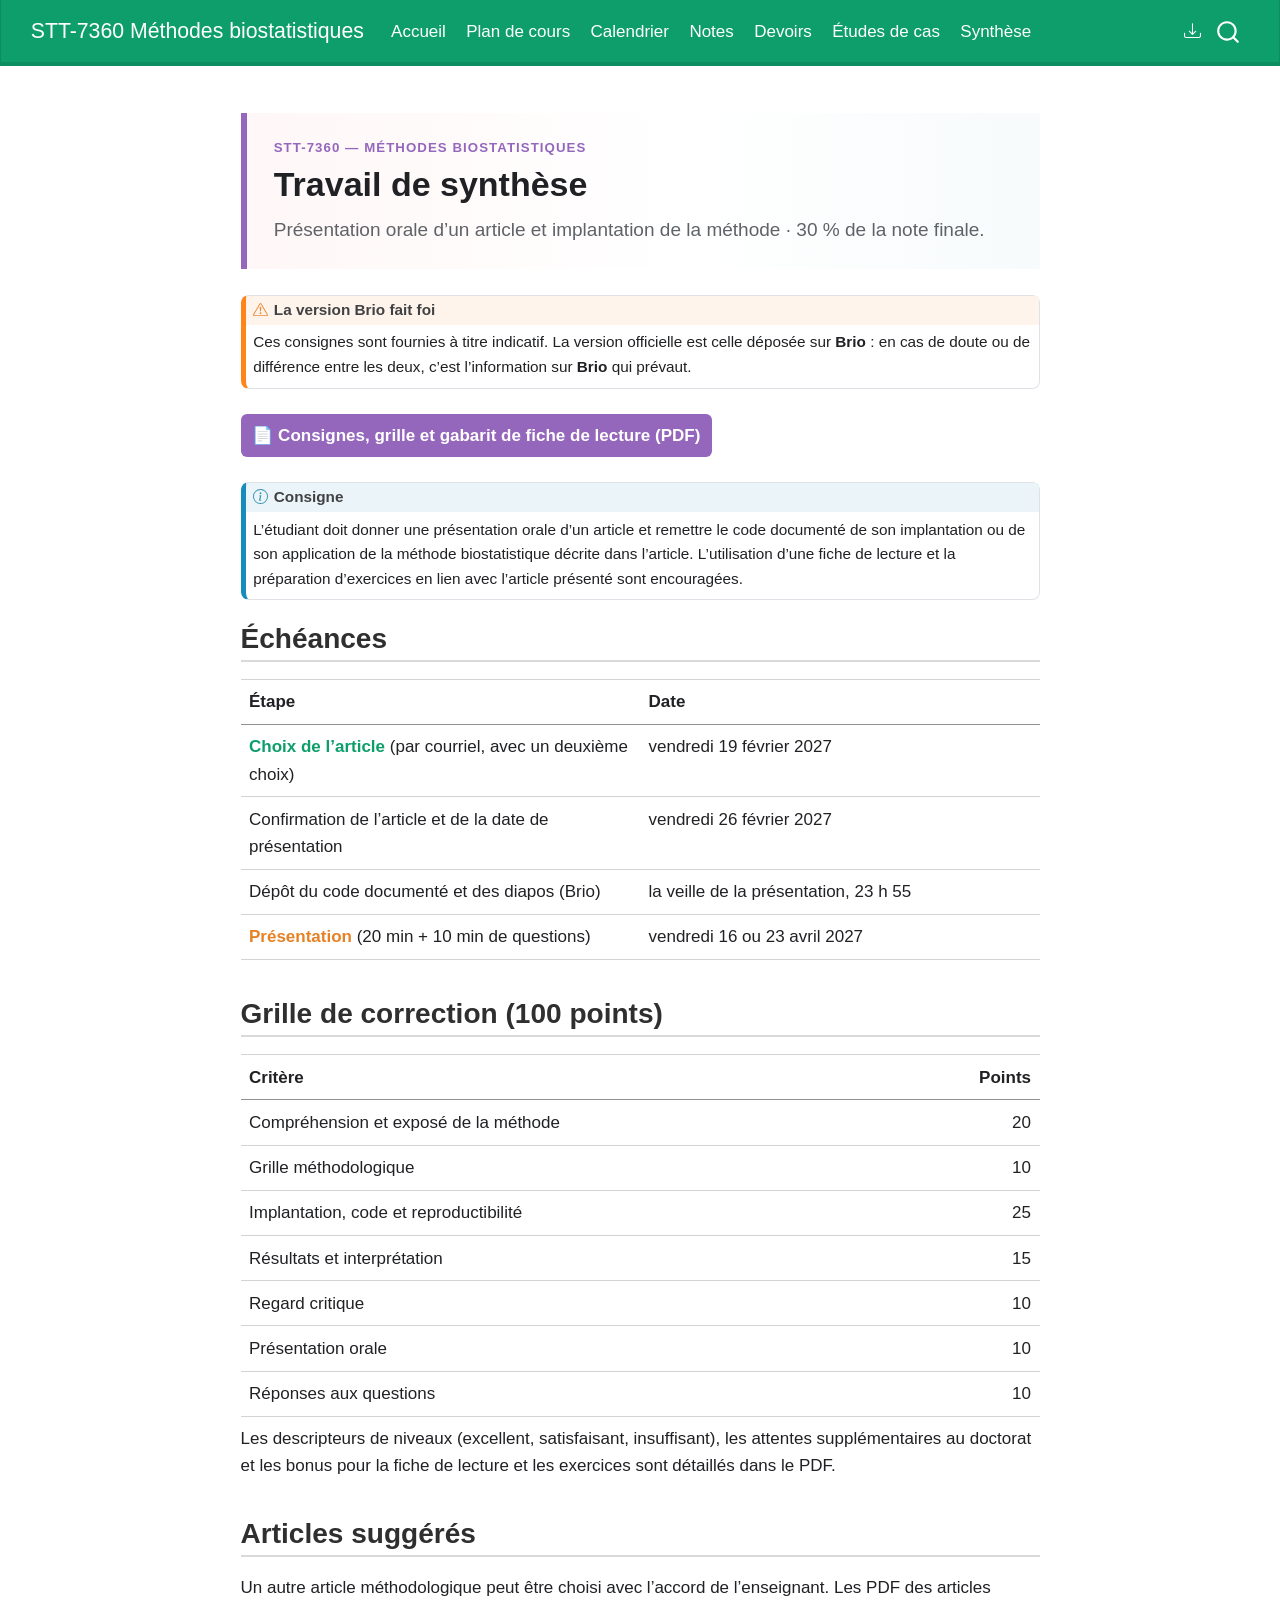
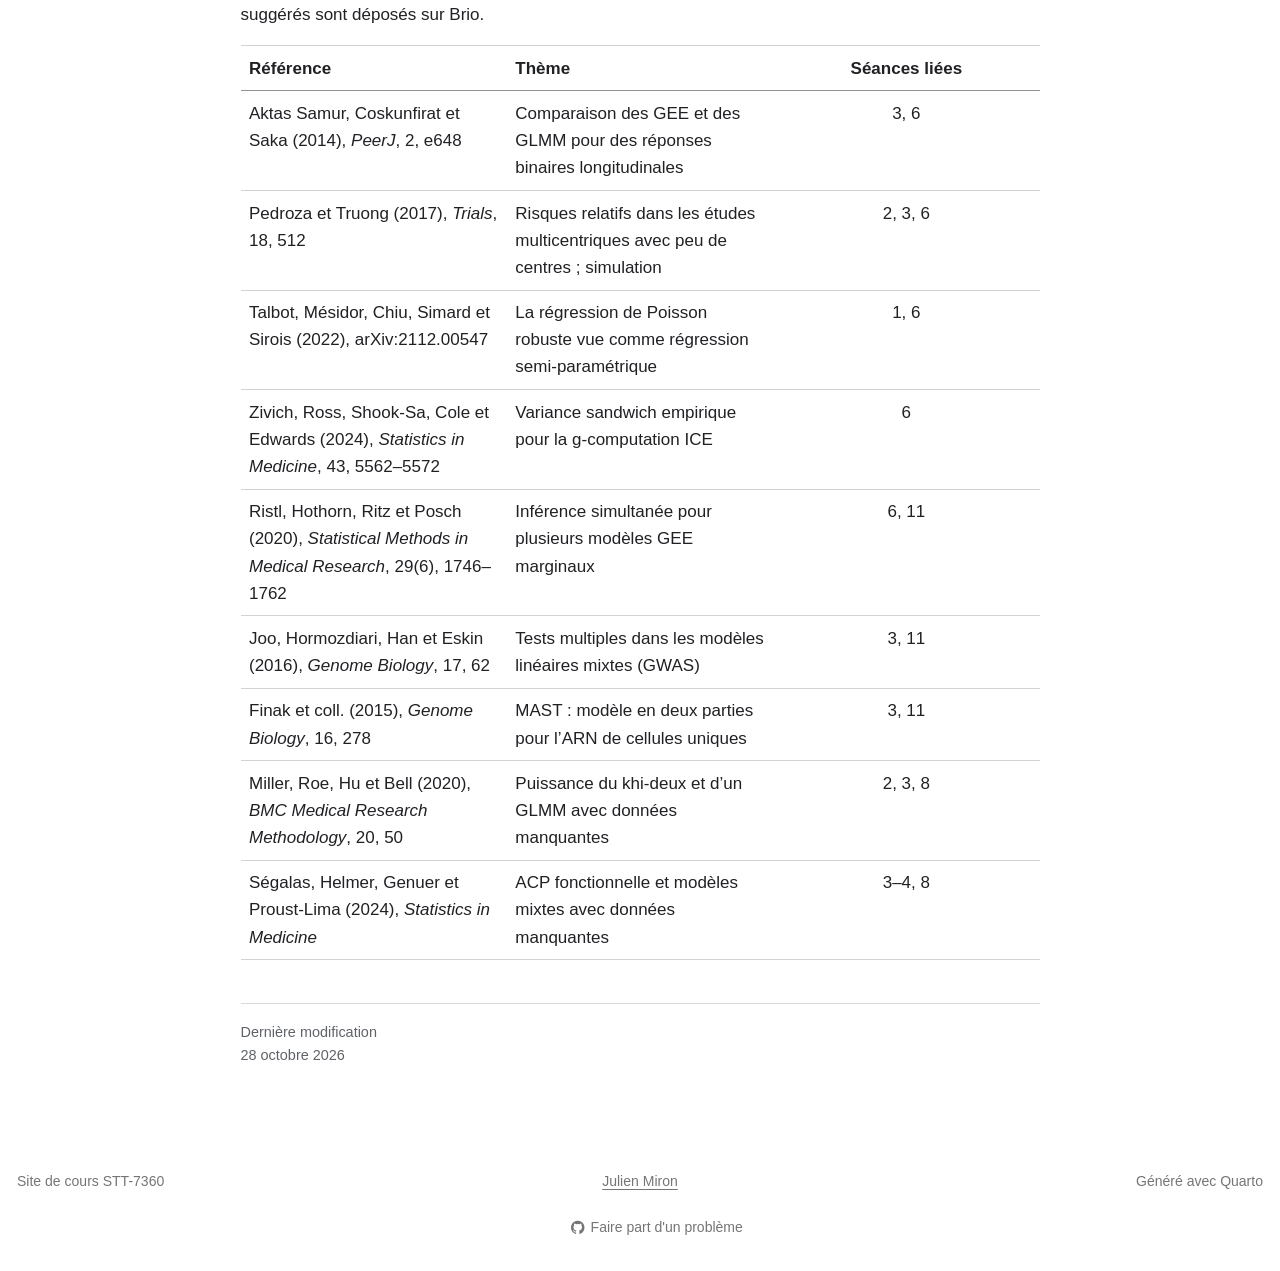
<file: travail-de-synthese.html>
<!DOCTYPE html>
<html xmlns="http://www.w3.org/1999/xhtml" lang="fr" xml:lang="fr"><head>

<meta charset="utf-8">
<meta name="generator" content="quarto-1.10.18">

<meta name="viewport" content="width=device-width, initial-scale=1.0, user-scalable=yes">


<title>travail-de-synthese – STT-7360 Méthodes biostatistiques</title>
<style>
/* Default styles provided by pandoc.
** See https://pandoc.org/MANUAL.html#variables-for-html for config info.
*/
span.smallcaps{font-variant: small-caps;}
div.columns{display: flex; gap: 1.5em;}
div.column{flex: auto;}
@media screen {
div.columns{gap: min(4vw, 1.5em);}
div.column{overflow-x: auto;}
}
div.hanging-indent{margin-left: 1.5em; text-indent: -1.5em;}
ul.task-list{list-style: none;}
ul.task-list li input[type="checkbox"] {
  width: 0.8em;
  margin: 0 0.8em 0.2em -1em; /* quarto-specific, see https://github.com/quarto-dev/quarto-cli/issues/4556 */ 
  vertical-align: middle;
}
</style>


<script src="site_libs/quarto-nav/quarto-nav.js"></script>
<script src="site_libs/quarto-nav/headroom.min.js"></script>
<script src="site_libs/clipboard/clipboard.min.js"></script>
<script src="site_libs/quarto-search/autocomplete.umd.js"></script>
<script src="site_libs/quarto-search/fuse.min.js"></script>
<script src="site_libs/quarto-search/quarto-search.js"></script>
<meta name="quarto:offset" content="./">
<script src="site_libs/quarto-html/quarto.js" type="module"></script>
<script src="site_libs/quarto-html/tabsets/tabsets.js" type="module"></script>
<script src="site_libs/quarto-html/popper.min.js"></script>
<script src="site_libs/quarto-html/tippy.umd.min.js"></script>
<script src="site_libs/quarto-html/anchor.min.js"></script>
<link href="site_libs/quarto-html/tippy.css" rel="stylesheet">
<link href="site_libs/quarto-html/quarto-syntax-highlighting-64a204ab8560d761af7679ceaba22944.css" rel="stylesheet" id="quarto-text-highlighting-styles">
<script src="site_libs/bootstrap/bootstrap.min.js"></script>
<link href="site_libs/bootstrap/bootstrap-icons.css" rel="stylesheet">
<link href="site_libs/bootstrap/bootstrap-f28db2f28e40bd2319d0714e6e487a7d.min.css" rel="stylesheet" append-hash="true" id="quarto-bootstrap" data-mode="light">
<script id="quarto-search-options" type="application/json">{
  "location": "navbar",
  "copy-button": false,
  "collapse-after": 3,
  "panel-placement": "end",
  "type": "overlay",
  "limit": 50,
  "keyboard-shortcut": [
    "f",
    "/",
    "s"
  ],
  "show-item-context": false,
  "language": {
    "search-no-results-text": "Pas de résultats",
    "search-matching-documents-text": "documents trouvés",
    "search-copy-link-title": "Copier le lien vers la recherche",
    "search-hide-matches-text": "Cacher les correspondances additionnelles",
    "search-more-match-text": "correspondance de plus dans ce document",
    "search-more-matches-text": "correspondances de plus dans ce document",
    "search-clear-button-title": "Effacer",
    "search-text-placeholder": "",
    "search-detached-cancel-button-title": "Annuler",
    "search-submit-button-title": "Envoyer",
    "search-label": "Recherche"
  }
}</script>


<link rel="stylesheet" href="styles.css">
</head>

<body class="nav-fixed fullcontent quarto-light">

<div id="quarto-search-results"></div>
  <header id="quarto-header" class="headroom fixed-top">
    <nav class="navbar navbar-expand-lg " data-bs-theme="dark">
      <div class="navbar-container container-fluid">
      <div class="navbar-brand-container mx-auto">
    <a class="navbar-brand" href="./index.html">
    <span class="navbar-title">STT-7360 Méthodes biostatistiques</span>
    </a>
  </div>
            <div id="quarto-search" class="" title="Recherche"></div>
          <button class="navbar-toggler" type="button" data-bs-toggle="collapse" data-bs-target="#navbarCollapse" aria-controls="navbarCollapse" role="menu" aria-expanded="false" aria-label="Basculer la navigation" onclick="if (window.quartoToggleHeadroom) { window.quartoToggleHeadroom(); }">
  <span class="navbar-toggler-icon"></span>
</button>
          <div class="collapse navbar-collapse" id="navbarCollapse">
            <ul class="navbar-nav navbar-nav-scroll me-auto">
  <li class="nav-item">
    <a class="nav-link" href="./index.html"> 
<span class="menu-text">Accueil</span></a>
  </li>  
  <li class="nav-item">
    <a class="nav-link" href="./plan-de-cours.html"> 
<span class="menu-text">Plan de cours</span></a>
  </li>  
  <li class="nav-item">
    <a class="nav-link" href="./calendrier.html"> 
<span class="menu-text">Calendrier</span></a>
  </li>  
  <li class="nav-item">
    <a class="nav-link" href="./notes.html"> 
<span class="menu-text">Notes</span></a>
  </li>  
  <li class="nav-item">
    <a class="nav-link" href="./devoirs.html"> 
<span class="menu-text">Devoirs</span></a>
  </li>  
  <li class="nav-item">
    <a class="nav-link" href="./etudes-de-cas.html"> 
<span class="menu-text">Études de cas</span></a>
  </li>  
  <li class="nav-item">
    <a class="nav-link active" href="./travail-de-synthese.html" aria-current="page"> 
<span class="menu-text">Synthèse</span></a>
  </li>  
</ul>
          </div> <!-- /navcollapse -->
            <div class="quarto-navbar-tools">
    <a href="./plan_STT-7360_H27.pdf" title="Télécharger le plan de cours (PDF)" class="quarto-navigation-tool px-1" aria-label="Télécharger le plan de cours (PDF)"><i class="bi bi-download"></i></a>
</div>
      </div> <!-- /container-fluid -->
    </nav>
</header>
<!-- content -->
<div id="quarto-content" class="quarto-container page-columns page-rows-contents page-layout-article page-navbar">
<!-- sidebar -->
<!-- margin-sidebar -->
    
<!-- main -->
<main class="content" id="quarto-document-content">

<header id="title-block-header" class="quarto-title-block default">
<div class="quarto-title">
</div>



<div class="quarto-title-meta">

    
  
    <div>
    <div class="quarto-title-meta-heading">Dernière modification</div>
    <div class="quarto-title-meta-contents">
      <p class="date-modified">28 octobre 2026</p>
    </div>
  </div>
    
  </div>
  


</header>


<div class="portal-hero">
<p class="eyebrow">
STT-7360 — Méthodes biostatistiques
</p>
<section id="travail-de-synthèse" class="level1">
<h1>Travail de synthèse</h1>
<p class="hero-lead">
Présentation orale d’un article et implantation de la méthode · 30 % de la note finale.
</p>
</section>
</div>
<div class="callout callout-style-default callout-warning callout-titled">
<div class="callout-header d-flex align-content-center">
<div class="callout-icon-container">
<i class="callout-icon"></i>
</div>
<div class="callout-title-container flex-fill">
<span class="screen-reader-only">Avertissement</span>La version Brio fait foi
</div>
</div>
<div class="callout-body-container callout-body">
<p>Ces consignes sont fournies à titre indicatif. La version officielle est celle déposée sur <strong>Brio</strong> : en cas de doute ou de différence entre les deux, c’est l’information sur <strong>Brio</strong> qui prévaut.</p>
</div>
</div>
<p><a class="portal-button" href="consignes/travail_de_synthese.pdf" download="">📄 Consignes, grille et gabarit de fiche de lecture (PDF)</a></p>
<div class="callout callout-style-default callout-note callout-titled">
<div class="callout-header d-flex align-content-center">
<div class="callout-icon-container">
<i class="callout-icon"></i>
</div>
<div class="callout-title-container flex-fill">
<span class="screen-reader-only">Note</span>Consigne
</div>
</div>
<div class="callout-body-container callout-body">
<p>L’étudiant doit donner une présentation orale d’un article et remettre le code documenté de son implantation ou de son application de la méthode biostatistique décrite dans l’article. L’utilisation d’une fiche de lecture et la préparation d’exercices en lien avec l’article présenté sont encouragées.</p>
</div>
</div>
<section id="échéances" class="level2">
<h2 class="anchored" data-anchor-id="échéances">Échéances</h2>
<table class="caption-top table">
<colgroup>
<col style="width: 50%">
<col style="width: 50%">
</colgroup>
<thead>
<tr class="header">
<th>Étape</th>
<th>Date</th>
</tr>
</thead>
<tbody>
<tr class="odd">
<td><span class="cal-projet"><strong>Choix de l’article</strong></span> (par courriel, avec un deuxième choix)</td>
<td>vendredi 19 février 2027</td>
</tr>
<tr class="even">
<td>Confirmation de l’article et de la date de présentation</td>
<td>vendredi 26 février 2027</td>
</tr>
<tr class="odd">
<td>Dépôt du code documenté et des diapos (Brio)</td>
<td>la veille de la présentation, 23 h 55</td>
</tr>
<tr class="even">
<td><span class="cal-presentations"><strong>Présentation</strong></span> (20 min + 10 min de questions)</td>
<td>vendredi 16 ou 23 avril 2027</td>
</tr>
</tbody>
</table>
</section>
<section id="grille-de-correction-100-points" class="level2">
<h2 class="anchored" data-anchor-id="grille-de-correction-100-points">Grille de correction (100 points)</h2>
<table class="caption-top table">
<thead>
<tr class="header">
<th>Critère</th>
<th style="text-align: right;">Points</th>
</tr>
</thead>
<tbody>
<tr class="odd">
<td>Compréhension et exposé de la méthode</td>
<td style="text-align: right;">20</td>
</tr>
<tr class="even">
<td>Grille méthodologique</td>
<td style="text-align: right;">10</td>
</tr>
<tr class="odd">
<td>Implantation, code et reproductibilité</td>
<td style="text-align: right;">25</td>
</tr>
<tr class="even">
<td>Résultats et interprétation</td>
<td style="text-align: right;">15</td>
</tr>
<tr class="odd">
<td>Regard critique</td>
<td style="text-align: right;">10</td>
</tr>
<tr class="even">
<td>Présentation orale</td>
<td style="text-align: right;">10</td>
</tr>
<tr class="odd">
<td>Réponses aux questions</td>
<td style="text-align: right;">10</td>
</tr>
</tbody>
</table>
<p>Les descripteurs de niveaux (excellent, satisfaisant, insuffisant), les attentes supplémentaires au doctorat et les bonus pour la fiche de lecture et les exercices sont détaillés dans le PDF.</p>
</section>
<section id="articles-suggérés" class="level2">
<h2 class="anchored" data-anchor-id="articles-suggérés">Articles suggérés</h2>
<p>Un autre article méthodologique peut être choisi avec l’accord de l’enseignant. Les PDF des articles suggérés sont déposés sur Brio.</p>
<table class="caption-top table">
<colgroup>
<col style="width: 33%">
<col style="width: 33%">
<col style="width: 33%">
</colgroup>
<thead>
<tr class="header">
<th>Référence</th>
<th>Thème</th>
<th style="text-align: center;">Séances liées</th>
</tr>
</thead>
<tbody>
<tr class="odd">
<td>Aktas Samur, Coskunfirat et Saka (2014), <em>PeerJ</em>, 2, e648</td>
<td>Comparaison des GEE et des GLMM pour des réponses binaires longitudinales</td>
<td style="text-align: center;">3, 6</td>
</tr>
<tr class="even">
<td>Pedroza et Truong (2017), <em>Trials</em>, 18, 512</td>
<td>Risques relatifs dans les études multicentriques avec peu de centres ; simulation</td>
<td style="text-align: center;">2, 3, 6</td>
</tr>
<tr class="odd">
<td>Talbot, Mésidor, Chiu, Simard et Sirois (2022), arXiv:2112.00547</td>
<td>La régression de Poisson robuste vue comme régression semi-paramétrique</td>
<td style="text-align: center;">1, 6</td>
</tr>
<tr class="even">
<td>Zivich, Ross, Shook-Sa, Cole et Edwards (2024), <em>Statistics in Medicine</em>, 43, 5562–5572</td>
<td>Variance sandwich empirique pour la g-computation ICE</td>
<td style="text-align: center;">6</td>
</tr>
<tr class="odd">
<td>Ristl, Hothorn, Ritz et Posch (2020), <em>Statistical Methods in Medical Research</em>, 29(6), 1746–1762</td>
<td>Inférence simultanée pour plusieurs modèles GEE marginaux</td>
<td style="text-align: center;">6, 11</td>
</tr>
<tr class="even">
<td>Joo, Hormozdiari, Han et Eskin (2016), <em>Genome Biology</em>, 17, 62</td>
<td>Tests multiples dans les modèles linéaires mixtes (GWAS)</td>
<td style="text-align: center;">3, 11</td>
</tr>
<tr class="odd">
<td>Finak et coll. (2015), <em>Genome Biology</em>, 16, 278</td>
<td>MAST : modèle en deux parties pour l’ARN de cellules uniques</td>
<td style="text-align: center;">3, 11</td>
</tr>
<tr class="even">
<td>Miller, Roe, Hu et Bell (2020), <em>BMC Medical Research Methodology</em>, 20, 50</td>
<td>Puissance du khi-deux et d’un GLMM avec données manquantes</td>
<td style="text-align: center;">2, 3, 8</td>
</tr>
<tr class="odd">
<td>Ségalas, Helmer, Genuer et Proust-Lima (2024), <em>Statistics in Medicine</em></td>
<td>ACP fonctionnelle et modèles mixtes avec données manquantes</td>
<td style="text-align: center;">3–4, 8</td>
</tr>
</tbody>
</table>


</section>

</main> <!-- /main -->
<script>
// Déplace le bloc « Dernière modification » (généré par Quarto en haut de page)
// vers le bas du contenu. N'a aucun effet sur la page d'accueil, dont le
// bloc de titre est déjà masqué.
(function () {
  if (document.body.classList.contains('page-home')) return;
  var meta = document.querySelector('.quarto-title-meta');
  var content = document.getElementById('quarto-document-content');
  if (meta && content) {
    content.appendChild(meta);
  }
})();
</script>
<script id="quarto-html-after-body" type="application/javascript">
  window.document.addEventListener("DOMContentLoaded", function (event) {
    const icon = "";
    const anchorJS = new window.AnchorJS();
    anchorJS.options = {
      placement: 'right',
      icon: icon
    };
    anchorJS.add('.anchored');
    const isCodeAnnotation = (el) => {
      for (const clz of el.classList) {
        if (clz.startsWith('code-annotation-')) {                     
          return true;
        }
      }
      return false;
    }
    const onCopySuccess = function(e) {
      // button target
      const button = e.trigger;
      // don't keep focus
      button.blur();
      // flash "checked"
      button.classList.add('code-copy-button-checked');
      var currentTitle = button.getAttribute("title");
      button.setAttribute("title", "Copié");
      let tooltip;
      if (window.bootstrap) {
        button.setAttribute("data-bs-toggle", "tooltip");
        button.setAttribute("data-bs-placement", "left");
        button.setAttribute("data-bs-title", "Copié");
        tooltip = new bootstrap.Tooltip(button, 
          { trigger: "manual", 
            customClass: "code-copy-button-tooltip",
            offset: [0, -8]});
        tooltip.show();    
      }
      setTimeout(function() {
        if (tooltip) {
          tooltip.hide();
          button.removeAttribute("data-bs-title");
          button.removeAttribute("data-bs-toggle");
          button.removeAttribute("data-bs-placement");
        }
        button.setAttribute("title", currentTitle);
        button.classList.remove('code-copy-button-checked');
      }, 1000);
      // clear code selection
      e.clearSelection();
    }
    const getTextToCopy = function(trigger) {
      const outerScaffold = trigger.parentElement.cloneNode(true);
      const codeEl = outerScaffold.querySelector('code');
      for (const childEl of codeEl.children) {
        if (isCodeAnnotation(childEl)) {
          childEl.remove();
        }
      }
      return codeEl.innerText;
    }
    const clipboard = new window.ClipboardJS('.code-copy-button:not([data-in-quarto-modal])', {
      text: getTextToCopy
    });
    clipboard.on('success', onCopySuccess);
    if (window.document.getElementById('quarto-embedded-source-code-modal')) {
      const clipboardModal = new window.ClipboardJS('.code-copy-button[data-in-quarto-modal]', {
        text: getTextToCopy,
        container: window.document.getElementById('quarto-embedded-source-code-modal')
      });
      clipboardModal.on('success', onCopySuccess);
    }
      var localhostRegex = new RegExp(/^(?:http|https):\/\/localhost\:?[0-9]*\//);
      var mailtoRegex = new RegExp(/^mailto:/);
        var filterRegex = new RegExp("https:\/\/julienmiron\.ca\/STT-7360\/");
      var isInternal = (href) => {
          return filterRegex.test(href) || localhostRegex.test(href) || mailtoRegex.test(href);
      }
      // Inspect non-navigation links and adorn them if external
     var links = window.document.querySelectorAll('a[href]:not(.nav-link):not(.navbar-brand):not(.toc-action):not(.sidebar-link):not(.sidebar-item-toggle):not(.pagination-link):not(.no-external):not([aria-hidden]):not(.dropdown-item):not(.quarto-navigation-tool):not(.about-link)');
      for (var i=0; i<links.length; i++) {
        const link = links[i];
        if (!isInternal(link.href)) {
          // undo the damage that might have been done by quarto-nav.js in the case of
          // links that we want to consider external
          if (link.dataset.originalHref !== undefined) {
            link.href = link.dataset.originalHref;
          }
        }
      }
    function tippyHover(el, contentFn, onTriggerFn, onUntriggerFn) {
      const config = {
        allowHTML: true,
        maxWidth: 500,
        delay: 100,
        arrow: false,
        appendTo: function(el) {
            return el.parentElement;
        },
        interactive: true,
        interactiveBorder: 10,
        theme: 'quarto',
        placement: 'bottom-start',
      };
      if (contentFn) {
        config.content = contentFn;
      }
      if (onTriggerFn) {
        config.onTrigger = onTriggerFn;
      }
      if (onUntriggerFn) {
        config.onUntrigger = onUntriggerFn;
      }
      window.tippy(el, config); 
    }
    const noterefs = window.document.querySelectorAll('a[role="doc-noteref"]');
    for (var i=0; i<noterefs.length; i++) {
      const ref = noterefs[i];
      tippyHover(ref, function() {
        // use id or data attribute instead here
        let href = ref.getAttribute('data-footnote-href') || ref.getAttribute('href');
        try { href = new URL(href).hash; } catch {}
        const id = href.replace(/^#\/?/, "");
        const note = window.document.getElementById(id);
        if (note) {
          return note.innerHTML;
        } else {
          return "";
        }
      });
    }
    const xrefs = window.document.querySelectorAll('a.quarto-xref');
    const processXRef = (id, note) => {
      // Strip column container classes
      const stripColumnClz = (el) => {
        el.classList.remove("page-full", "page-columns");
        if (el.children) {
          for (const child of el.children) {
            stripColumnClz(child);
          }
        }
      }
      stripColumnClz(note)
      if (id === null || id.startsWith('sec-')) {
        // Special case sections, only their first couple elements
        const container = document.createElement("div");
        if (note.children && note.children.length > 2) {
          container.appendChild(note.children[0].cloneNode(true));
          for (let i = 1; i < note.children.length; i++) {
            const child = note.children[i];
            if (child.tagName === "P" && child.innerText === "") {
              continue;
            } else {
              container.appendChild(child.cloneNode(true));
              break;
            }
          }
          if (window.Quarto?.typesetMath) {
            window.Quarto.typesetMath(container);
          }
          return container.innerHTML
        } else {
          if (window.Quarto?.typesetMath) {
            window.Quarto.typesetMath(note);
          }
          return note.innerHTML;
        }
      } else {
        // Remove any anchor links if they are present
        const anchorLink = note.querySelector('a.anchorjs-link');
        if (anchorLink) {
          anchorLink.remove();
        }
        if (window.Quarto?.typesetMath) {
          window.Quarto.typesetMath(note);
        }
        if (note.classList.contains("callout")) {
          return note.outerHTML;
        } else {
          return note.innerHTML;
        }
      }
    }
    for (var i=0; i<xrefs.length; i++) {
      const xref = xrefs[i];
      tippyHover(xref, undefined, function(instance) {
        instance.disable();
        let url = xref.getAttribute('href');
        let hash = undefined; 
        if (url.startsWith('#')) {
          hash = url;
        } else {
          try { hash = new URL(url).hash; } catch {}
        }
        if (hash) {
          const id = hash.replace(/^#\/?/, "");
          const note = window.document.getElementById(id);
          if (note !== null) {
            try {
              const html = processXRef(id, note.cloneNode(true));
              instance.setContent(html);
            } finally {
              instance.enable();
              instance.show();
            }
          } else {
            // See if we can fetch this
            fetch(url.split('#')[0])
            .then(res => res.text())
            .then(html => {
              const parser = new DOMParser();
              const htmlDoc = parser.parseFromString(html, "text/html");
              const note = htmlDoc.getElementById(id);
              if (note !== null) {
                const html = processXRef(id, note);
                instance.setContent(html);
              } 
            }).finally(() => {
              instance.enable();
              instance.show();
            });
          }
        } else {
          // See if we can fetch a full url (with no hash to target)
          // This is a special case and we should probably do some content thinning / targeting
          fetch(url)
          .then(res => res.text())
          .then(html => {
            const parser = new DOMParser();
            const htmlDoc = parser.parseFromString(html, "text/html");
            const note = htmlDoc.querySelector('main.content');
            if (note !== null) {
              // This should only happen for chapter cross references
              // (since there is no id in the URL)
              // remove the first header
              if (note.children.length > 0 && note.children[0].tagName === "HEADER") {
                note.children[0].remove();
              }
              const html = processXRef(null, note);
              instance.setContent(html);
            } 
          }).finally(() => {
            instance.enable();
            instance.show();
          });
        }
      }, function(instance) {
      });
    }
        let selectedAnnoteEl;
        const selectorForAnnotation = ( cell, annotation) => {
          let cellAttr = 'data-code-cell="' + cell + '"';
          let lineAttr = 'data-code-annotation="' +  annotation + '"';
          const selector = 'span[' + cellAttr + '][' + lineAttr + ']';
          return selector;
        }
        const selectCodeLines = (annoteEl) => {
          const doc = window.document;
          const targetCell = annoteEl.getAttribute("data-target-cell");
          const targetAnnotation = annoteEl.getAttribute("data-target-annotation");
          const annoteSpan = window.document.querySelector(selectorForAnnotation(targetCell, targetAnnotation));
          const lines = annoteSpan.getAttribute("data-code-lines").split(",");
          const lineIds = lines.map((line) => {
            return targetCell + "-" + line;
          })
          let top = null;
          let height = null;
          let parent = null;
          if (lineIds.length > 0) {
              //compute the position of the single el (top and bottom and make a div)
              const el = window.document.getElementById(lineIds[0]);
              top = el.offsetTop;
              height = el.offsetHeight;
              parent = el.parentElement.parentElement;
            if (lineIds.length > 1) {
              const lastEl = window.document.getElementById(lineIds[lineIds.length - 1]);
              const bottom = lastEl.offsetTop + lastEl.offsetHeight;
              height = bottom - top;
            }
            if (top !== null && height !== null && parent !== null) {
              // cook up a div (if necessary) and position it 
              let div = window.document.getElementById("code-annotation-line-highlight");
              if (div === null) {
                div = window.document.createElement("div");
                div.setAttribute("id", "code-annotation-line-highlight");
                div.style.position = 'absolute';
                parent.appendChild(div);
              }
              div.style.top = top - 2 + "px";
              div.style.height = height + 4 + "px";
              div.style.left = 0;
              let gutterDiv = window.document.getElementById("code-annotation-line-highlight-gutter");
              if (gutterDiv === null) {
                gutterDiv = window.document.createElement("div");
                gutterDiv.setAttribute("id", "code-annotation-line-highlight-gutter");
                gutterDiv.style.position = 'absolute';
                const codeCell = window.document.getElementById(targetCell);
                const gutter = codeCell.querySelector('.code-annotation-gutter');
                gutter.appendChild(gutterDiv);
              }
              gutterDiv.style.top = top - 2 + "px";
              gutterDiv.style.height = height + 4 + "px";
            }
            selectedAnnoteEl = annoteEl;
          }
        };
        const unselectCodeLines = () => {
          const elementsIds = ["code-annotation-line-highlight", "code-annotation-line-highlight-gutter"];
          elementsIds.forEach((elId) => {
            const div = window.document.getElementById(elId);
            if (div) {
              div.remove();
            }
          });
          selectedAnnoteEl = undefined;
        };
          // Handle positioning of the toggle
      window.addEventListener(
        "resize",
        throttle(() => {
          elRect = undefined;
          if (selectedAnnoteEl) {
            selectCodeLines(selectedAnnoteEl);
          }
        }, 10)
      );
      function throttle(fn, ms) {
      let throttle = false;
      let timer;
        return (...args) => {
          if(!throttle) { // first call gets through
              fn.apply(this, args);
              throttle = true;
          } else { // all the others get throttled
              if(timer) clearTimeout(timer); // cancel #2
              timer = setTimeout(() => {
                fn.apply(this, args);
                timer = throttle = false;
              }, ms);
          }
        };
      }
        // Attach click handler to the DT
        const annoteDls = window.document.querySelectorAll('dt[data-target-cell]');
        for (const annoteDlNode of annoteDls) {
          annoteDlNode.addEventListener('click', (event) => {
            const clickedEl = event.target;
            if (clickedEl !== selectedAnnoteEl) {
              unselectCodeLines();
              const activeEl = window.document.querySelector('dt[data-target-cell].code-annotation-active');
              if (activeEl) {
                activeEl.classList.remove('code-annotation-active');
              }
              selectCodeLines(clickedEl);
              clickedEl.classList.add('code-annotation-active');
            } else {
              // Unselect the line
              unselectCodeLines();
              clickedEl.classList.remove('code-annotation-active');
            }
          });
        }
    const findCites = (el) => {
      const parentEl = el.parentElement;
      if (parentEl) {
        const cites = parentEl.dataset.cites;
        if (cites) {
          return {
            el,
            cites: cites.split(' ')
          };
        } else {
          return findCites(el.parentElement)
        }
      } else {
        return undefined;
      }
    };
    var bibliorefs = window.document.querySelectorAll('a[role="doc-biblioref"]');
    for (var i=0; i<bibliorefs.length; i++) {
      const ref = bibliorefs[i];
      const citeInfo = findCites(ref);
      if (citeInfo) {
        tippyHover(citeInfo.el, function() {
          var popup = window.document.createElement('div');
          citeInfo.cites.forEach(function(cite) {
            var citeDiv = window.document.createElement('div');
            citeDiv.classList.add('hanging-indent');
            citeDiv.classList.add('csl-entry');
            var biblioDiv = window.document.getElementById('ref-' + cite);
            if (biblioDiv) {
              citeDiv.innerHTML = biblioDiv.innerHTML;
            }
            popup.appendChild(citeDiv);
          });
          return popup.innerHTML;
        });
      }
    }
  });
  </script>
</div> <!-- /content -->
<footer class="footer">
  <div class="nav-footer">
    <div class="nav-footer-left">
<p>Site de cours STT-7360</p>
</div>   
    <div class="nav-footer-center">
<p><a href="https://julienmiron.ca/">Julien Miron</a></p>
<div class="toc-actions"><ul><li><a href="https://github.com/JulienMiron/STT-7360/issues/new" class="toc-action"><i class="bi bi-github"></i>Faire part d'un problème</a></li></ul></div></div>
    <div class="nav-footer-right">
<p>Généré avec Quarto</p>
</div>
  </div>
</footer>




</body></html>
</file>
<file: site_libs/quarto-html/tippy.css>
.tippy-box[data-animation=fade][data-state=hidden]{opacity:0}[data-tippy-root]{max-width:calc(100vw - 10px)}.tippy-box{position:relative;background-color:#333;color:#fff;border-radius:4px;font-size:14px;line-height:1.4;white-space:normal;outline:0;transition-property:transform,visibility,opacity}.tippy-box[data-placement^=top]>.tippy-arrow{bottom:0}.tippy-box[data-placement^=top]>.tippy-arrow:before{bottom:-7px;left:0;border-width:8px 8px 0;border-top-color:initial;transform-origin:center top}.tippy-box[data-placement^=bottom]>.tippy-arrow{top:0}.tippy-box[data-placement^=bottom]>.tippy-arrow:before{top:-7px;left:0;border-width:0 8px 8px;border-bottom-color:initial;transform-origin:center bottom}.tippy-box[data-placement^=left]>.tippy-arrow{right:0}.tippy-box[data-placement^=left]>.tippy-arrow:before{border-width:8px 0 8px 8px;border-left-color:initial;right:-7px;transform-origin:center left}.tippy-box[data-placement^=right]>.tippy-arrow{left:0}.tippy-box[data-placement^=right]>.tippy-arrow:before{left:-7px;border-width:8px 8px 8px 0;border-right-color:initial;transform-origin:center right}.tippy-box[data-inertia][data-state=visible]{transition-timing-function:cubic-bezier(.54,1.5,.38,1.11)}.tippy-arrow{width:16px;height:16px;color:#333}.tippy-arrow:before{content:"";position:absolute;border-color:transparent;border-style:solid}.tippy-content{position:relative;padding:5px 9px;z-index:1}
</file>
<file: site_libs/quarto-html/quarto-syntax-highlighting-64a204ab8560d761af7679ceaba22944.css>
/* quarto syntax highlight colors */
:root {
  --quarto-hl-ot-color: #003B4F;
  --quarto-hl-at-color: #657422;
  --quarto-hl-ss-color: #20794D;
  --quarto-hl-an-color: #5E5E5E;
  --quarto-hl-fu-color: #4758AB;
  --quarto-hl-st-color: #20794D;
  --quarto-hl-cf-color: #003B4F;
  --quarto-hl-op-color: #5E5E5E;
  --quarto-hl-er-color: #AD0000;
  --quarto-hl-bn-color: #AD0000;
  --quarto-hl-al-color: #AD0000;
  --quarto-hl-va-color: #111111;
  --quarto-hl-bu-color: inherit;
  --quarto-hl-ex-color: inherit;
  --quarto-hl-pp-color: #AD0000;
  --quarto-hl-in-color: #5E5E5E;
  --quarto-hl-vs-color: #20794D;
  --quarto-hl-wa-color: #5E5E5E;
  --quarto-hl-do-color: #5E5E5E;
  --quarto-hl-im-color: #00769E;
  --quarto-hl-ch-color: #20794D;
  --quarto-hl-dt-color: #AD0000;
  --quarto-hl-fl-color: #AD0000;
  --quarto-hl-co-color: #5E5E5E;
  --quarto-hl-cv-color: #5E5E5E;
  --quarto-hl-cn-color: #8f5902;
  --quarto-hl-sc-color: #5E5E5E;
  --quarto-hl-dv-color: #AD0000;
  --quarto-hl-kw-color: #003B4F;
}

/* other quarto variables */
:root {
  --quarto-font-monospace: SFMono-Regular, Menlo, Monaco, Consolas, "Liberation Mono", "Courier New", monospace;
}

/* syntax highlight based on Pandoc's rules */
pre > code.sourceCode > span {
  color: #003B4F;
}

code.sourceCode > span {
  color: #003B4F;
}

div.sourceCode,
div.sourceCode pre.sourceCode {
  color: #003B4F;
}

/* Normal */
code span {
  color: #003B4F;
}

/* Alert */
code span.al {
  color: #AD0000;
  font-style: inherit;
}

/* Annotation */
code span.an {
  color: #5E5E5E;
  font-style: inherit;
}

/* Attribute */
code span.at {
  color: #657422;
  font-style: inherit;
}

/* BaseN */
code span.bn {
  color: #AD0000;
  font-style: inherit;
}

/* BuiltIn */
code span.bu {
  font-style: inherit;
}

/* ControlFlow */
code span.cf {
  color: #003B4F;
  font-weight: bold;
  font-style: inherit;
}

/* Char */
code span.ch {
  color: #20794D;
  font-style: inherit;
}

/* Constant */
code span.cn {
  color: #8f5902;
  font-style: inherit;
}

/* Comment */
code span.co {
  color: #5E5E5E;
  font-style: inherit;
}

/* CommentVar */
code span.cv {
  color: #5E5E5E;
  font-style: italic;
}

/* Documentation */
code span.do {
  color: #5E5E5E;
  font-style: italic;
}

/* DataType */
code span.dt {
  color: #AD0000;
  font-style: inherit;
}

/* DecVal */
code span.dv {
  color: #AD0000;
  font-style: inherit;
}

/* Error */
code span.er {
  color: #AD0000;
  font-style: inherit;
}

/* Extension */
code span.ex {
  font-style: inherit;
}

/* Float */
code span.fl {
  color: #AD0000;
  font-style: inherit;
}

/* Function */
code span.fu {
  color: #4758AB;
  font-style: inherit;
}

/* Import */
code span.im {
  color: #00769E;
  font-style: inherit;
}

/* Information */
code span.in {
  color: #5E5E5E;
  font-style: inherit;
}

/* Keyword */
code span.kw {
  color: #003B4F;
  font-weight: bold;
  font-style: inherit;
}

/* Operator */
code span.op {
  color: #5E5E5E;
  font-style: inherit;
}

/* Other */
code span.ot {
  color: #003B4F;
  font-style: inherit;
}

/* Preprocessor */
code span.pp {
  color: #AD0000;
  font-style: inherit;
}

/* SpecialChar */
code span.sc {
  color: #5E5E5E;
  font-style: inherit;
}

/* SpecialString */
code span.ss {
  color: #20794D;
  font-style: inherit;
}

/* String */
code span.st {
  color: #20794D;
  font-style: inherit;
}

/* Variable */
code span.va {
  color: #111111;
  font-style: inherit;
}

/* VerbatimString */
code span.vs {
  color: #20794D;
  font-style: inherit;
}

/* Warning */
code span.wa {
  color: #5E5E5E;
  font-style: italic;
}

.prevent-inlining {
  content: "</";
}

/*# sourceMappingURL=9d8d5bb603a83b8298b89080a598c93b.css.map */
</file>
<file: styles.css>
/* Thème commun des sites de Julien Miron.
   Base partagée mot pour mot entre SitePerso, STT-1000, STT-1900, STT-1920 et
   STT-4300 : toute modification faite ici doit être recopiée dans les 5 dépôts.
   Les ajouts spécifiques à un seul site sont isolés dans une section
   « AJOUTS PROPRES À ... » en fin de fichier, quand elle existe. */
:root {
  /* ===== Couleurs du thème =====
     Chaque couleur utilisée dans ce fichier est définie ici une seule fois.
     Les transparences sont nommées couleur de base + « -a » + opacité en %
     (ex. --blue-a18 = --blue à 18 %). Les mots-clés transparent et
     currentColor restent écrits tels quels. */

  /* Palette de base */
  --ulaval-yellow: #ffc103;   /* jaune Université Laval : bande gauche des citations et encadrés (blockquote, .ae-box, .challenge-box, .plan-section-copy blockquote, .module-arc-card__product), fond des en-têtes de tableau des diapositives, accents jaunes des mini-illustrations */
  --ink: #202124;             /* texte principal : corps de page, menus déroulants, titres des cartes, ressources et fiches, valeurs, étiquettes et puces */
  --muted: #5f6368;           /* texte secondaire : textes d'introduction, sous-titres, descriptions de cartes, libellés, métadonnées, citations, légende des tableaux de rétroaction */
  --line: #d9d9d9;            /* bordures : soulignement des h2, contour des cartes, fiches, puces, panneaux, étapes, tableaux (y compris des diapositives) et dépôts */
  --surface: #ffffff;         /* fond blanc : page, cartes, fiches, panneaux, étapes, figures, dépôts, bandes blanches des mini-illustrations, milieu des dégradés d'en-tête */
  --soft: #f6f7f9;            /* fond gris très pâle : survol des menus et de la table des matières, badges, étiquettes, puces de ressources, notes de parcours, métadonnées des jeux de données */
  --teal: #007c89;            /* sarcelle : bande gauche des fiches d'aventure et de rétroaction IA, numéros de ces fiches, éléments des mini-illustrations, couvertures de lecture de remplacement */
  --blue: #315f8c;            /* bleu : bouton secondaire, liens de source, bascules et notes de parcours, liens des dépôts, bande gauche du travail complété, éléments des mini-illustrations, couvertures de lecture */
  --purple: #9467bd;          /* violet, couleur principale : liens, surtitres, numéros, boutons et liens d'action, bordures au survol des cartes, bande gauche des en-têtes, table des matières active, titres h1/h2 des diapositives */
  --green: #0E9E6C;           /* vert de la barre de navigation (couleur réglée dans _quarto.yml) ; non utilisée dans ce fichier */
  --on-color: #ffffff;        /* texte blanc sur fond coloré : boutons et liens d'action, numéros dans les pastilles, pastilles du panneau de ressources, texte des couvertures et logos de remplacement */
  --heading: #2f2f2f;         /* titres h1, h2 et h3 des pages */

  /* Diapositives (reveal.js) */
  --slide-subheading: #515151;  /* titres h3 des diapositives (.reveal h3) */
  --slide-table-head: #000000;  /* texte des en-têtes de tableau des diapositives (.reveal table th) */

  /* Page d'accueil (reprises par --home-text, --home-muted et --home-line dans .home-page) */
  --home-ink: #071a34;                  /* texte de la page d'accueil : titre, sigle de cours, boutons, liens du rail */
  --home-ink-muted: #334155;            /* texte d'introduction de la page d'accueil (.home-lead) */
  --home-ink-a18: rgba(7, 26, 52, .18); /* lignes séparant les liens du rail de la page d'accueil (.home-rail, .home-rail-link) */
  --home-ink-a78: rgba(7, 26, 52, .78); /* contour des boutons de la page d'accueil (body.page-home .home-action et bouton secondaire) */

  /* En-têtes de page */
  --hero-start: #fff7f7;      /* début (gauche) du dégradé des en-têtes : .portal-hero, .module-banner, .resource-hero */
  --hero-end: #f7fbfc;        /* fin (droite) du dégradé des en-têtes : .portal-hero, .module-banner, .resource-hero */

  /* Fonds pâles des liens typés */
  --link-adventure-bg: #e9f4f6;  /* liens d'aventure (.adventure-link) */
  --link-exercise-bg: #eef5ec;   /* liens d'exercice (.exercise-link) */
  --link-challenge-bg: #fff0ee;  /* liens de défi et de paquet (.challenge-link, .package-link) */
  --link-data-bg: #edf3fb;       /* liens de données (.data-link) */
  --link-plan-bg: #fff3d4;       /* liens de plan (.plan-link) et fond des icônes de ressource (.resource-icon) */
  --link-summary-bg: #eaf7f7;    /* liens de résumé des fiches de rétroaction IA (.ai-feedback-card .summary-resource-link) */

  /* Encadrés, cartes et panneaux */
  --note-bg: #fff9e6;            /* fond jaune pâle : panneau rapide (.quick-panel), citations des plans (.plan-section-copy blockquote), encadrés .ae-box et .challenge-box */
  --note-border: #f1d880;        /* contour du panneau rapide (.quick-panel) */
  --brief-start: #f4fbfc;        /* début du dégradé de la fiche d'aventure (.adventure-brief) */
  --completed-work-bg: #f8fbff;  /* fond du bloc de travail complété (.completed-work) */
  --step-detail-bg: #fbfcfd;     /* fond du détail d'une étape (.step-detail) */
  --phase-card-end: #f8fbfc;     /* fin (bas) du dégradé des cartes de phase (.phase-card) */
  --path-open-border: #b8cbd9;   /* contour d'une carte de parcours ouverte (.path-card[open]) */
  --sage-bg: #f2f8f1;            /* fond des puces de vérification de la maquette (.mini-product-checks span) */
  --sage-pale: #f7fbf5;          /* fond du panneau de clôture (.closing-panel), de la navigation de rétroaction (.feedback-nav) et de l'en-tête du tableau de rétroaction (.feedback-table thead) */
  --sage-line: #dce7dc;          /* contour des puces de vérification (.mini-product-checks span) et du panneau de clôture (.closing-panel) */
  --sage-ink: #31784a;           /* icônes de vérification de la maquette (.mini-product-checks i) */
  --sage-border: #b8cdb3;        /* bande gauche des citations de la demande de rétroaction (.feedback-request blockquote) */
  --sage-focus: #496b3e;         /* contour de focus des liens de la navigation de rétroaction et du résumé de la demande (.feedback-nav a, .feedback-request summary) */

  /* Maquette de produit */
  --product-visual-bg: #f8fafb;  /* fond de base de l'illustration produit (.product-visual), sous les halos jaune et sarcelle */
  --mockup-border: #cfd8dc;      /* contour du tableau de bord fictif (.mini-product-board) */
  --mockup-toolbar: #f1f4f6;     /* barre d'outils de la maquette (.mini-product-toolbar) et première barre de l'illustration web (.visual-web span:nth-child(1)) */
  --mockup-divider: #dde4e8;     /* trait sous la barre d'outils de la maquette (.mini-product-toolbar) */
  --mockup-bar: #e6ebef;         /* fond des barres de progression fictives (.mini-bar) */

  /* Mini-illustrations */
  --visual-panel-start: #f7fafb; /* début du dégradé des panneaux d'illustration (.module-visual, .resource-mini-visual) */
  --visual-panel-end: #eef6f7;   /* fin du dégradé des panneaux d'illustration (.module-visual, .resource-mini-visual) */
  --visual-fill: #edf3f6;        /* rayures des illustrations de jointure, de tableau de bord et de soutien (.visual-join, .visual-dashboard span:nth-child(3), .support-mini::before) */
  --visual-stroke: #cbd6dc;      /* axes des illustrations d'éthique et de prédiction (.visual-ethics span:nth-child(1), .visual-predict::before) */

  /* Lectures */
  --cover-frame-bg: #f2f5f7;     /* fond du cadre des couvertures de lecture (.reading-cover-frame) */
  --cover-quarto: #30475e;       /* début du dégradé de la couverture de remplacement Quarto (.reading-cover-placeholder--quarto) */
  --cover-github: #202124;       /* début du dégradé de la couverture de remplacement GitHub (.reading-cover-placeholder--github) */

  /* Transparences */
  --white-a72: rgba(255, 255, 255, .72); /* fond translucide du panneau de ressources (.resource-panel) et des couvertures en vedette (.featured-covers) */
  --black-a04: rgba(0,0,0,.04);          /* ombre légère des cartes de portail, des cartes de ressources et de jeux de données, des cartes de parcours et des dépôts */
  --ink-a05: rgba(32, 33, 36, .05);      /* ombre des cartes : jeux de données et paquets, fiches d'aventure, cartes de ressources et de principes, étapes, arcs et aperçus de module, phases, figures, lectures */
  --ink-a08: rgba(32, 33, 36, .08);      /* contour des illustrations de nettoyage et de données (.visual-clean span, .data-mini) */
  --ink-a10: rgba(32, 33, 36, .10);      /* ombre du tableau de bord fictif (.mini-product-board) */
  --ink-a12: rgba(32, 33, 36, .12);      /* ombre des livres de l'illustration (.book-mini) */
  --ink-a14: rgba(32, 33, 36, .14);      /* ombre des couvertures en vedette (.featured-covers img) */
  --blue-a08: rgba(49, 95, 140, .08);    /* ombre d'une carte de parcours ouverte (.path-card[open]) */
  --blue-a18: rgba(49, 95, 140, .18);    /* contour du panneau de ressources, des tuiles du tableau de bord illustré et des couvertures en vedette */
  --blue-a20: rgba(49, 95, 140, .2);     /* contour de l'illustration de soutien (.support-mini::before) */
  --blue-a22: rgba(49, 95, 140, .22);    /* contour du résultat d'une étape de parcours (.journey-step__output) */
  --blue-a24: rgba(49, 95, 140, .24);    /* contour des blocs de l'illustration web (.visual-web span) */
  --blue-a25: rgba(49, 95, 140, .25);    /* contour des tables de l'illustration de jointure (.visual-join span) */
  --teal-a10: rgba(0, 124, 137, .1);     /* halo sarcelle de l'illustration produit (.product-visual) */
  --teal-a16: rgba(0, 124, 137, .16);    /* bloc sarcelle de l'illustration web (.visual-web span:nth-child(4)) */
  --teal-a18: rgba(0, 124, 137, .18);    /* table surlignée de l'illustration de jointure et tuile sarcelle du tableau de bord illustré */
  --red-a035: rgba(227, 5, 19, .035);    /* rouge Université Laval à 3,5 % : survol des liens du rail de la page d'accueil (.home-rail-link) */
  --red-a08: rgba(227, 5, 19, .08);      /* halo de l'illustration IA (.ai-mini::before) */
  --red-a10: rgba(227, 5, 19, .1);       /* fond des icônes d'étape de parcours (.journey-step__icon) */
  --red-a16: rgba(227, 5, 19, .16);      /* tuile rouge du tableau de bord illustré (.visual-dashboard span:nth-child(1)) */
  --red-a18: rgba(227, 5, 19, .18);      /* diagonale de l'illustration d'éthique (.visual-ethics span:nth-child(1)) */
  --yellow-a18: rgba(255, 193, 3, .18);  /* halo jaune de l'illustration produit (.product-visual) */
  --yellow-a30: rgba(255, 193, 3, .3);   /* bloc jaune de l'illustration web (.visual-web span:nth-child(3)) */

  /* ===== Arrondis ===== */
  --radius: 8px;
}

*,
*::before,
*::after {
  box-sizing: border-box;
}

html {
  overflow-x: hidden;
}

body {
  font-family: Helvetica, Arial, sans-serif;
  color: var(--ink);
  line-height: 1.6;
  background: var(--surface);
  overflow-x: hidden;
}

main,
.content,
#quarto-content,
.page-columns,
.column-body {
  min-width: 0;
}

.navbar-brand {
  min-width: 0;
  max-width: min(34rem, calc(100vw - 24rem));
  overflow: hidden;
  text-overflow: ellipsis;
  white-space: nowrap;
}

.navbar .dropdown-menu .dropdown-item {
  color: var(--ink);
}
.navbar .dropdown-menu .dropdown-item:hover,
.navbar .dropdown-menu .dropdown-item:focus {
  color: var(--ink);
  background-color: var(--soft);
}

h1, h2, h3 { color: var(--heading); letter-spacing: 0; }
h1 { margin-top: 1rem; }
h2 { margin-top: 2.2rem; border-bottom: 2px solid var(--line); padding-bottom: .25rem; }
a { color: var(--purple); }

.portal-hero {
  border-left: 6px solid var(--purple);
  background: linear-gradient(90deg, var(--hero-start) 0%, var(--surface) 55%, var(--hero-end) 100%);
  padding: 1.4rem 1.6rem;
  margin: 1rem 0 1.5rem;
}
.portal-hero h1 { margin: .2rem 0 .6rem; color: var(--ink); }
.hero-lead { font-size: 1.12rem; max-width: 70ch; color: var(--muted); margin-bottom: 0; }
.eyebrow, .card-kicker { text-transform: uppercase; letter-spacing: .08em; color: var(--purple); font-size: .78rem; margin: 0 0 .35rem; font-weight: 700; }

.module-banner {
  display: grid;
  gap: .25rem;
  border-left: 6px solid var(--purple);
  background: linear-gradient(90deg, var(--hero-start) 0%, var(--surface) 60%, var(--hero-end) 100%);
  color: var(--ink);
  border-radius: var(--radius);
  padding: 1rem 1.2rem;
  margin: .75rem 0 1.2rem;
}

.module-banner-number {
  margin: 0;
  color: var(--purple);
  font-size: .86rem;
  font-weight: 700;
  letter-spacing: .08em;
  text-transform: uppercase;
}

.module-banner-subtitle {
  margin: 0;
  color: var(--muted);
  font-size: 1.02rem;
  line-height: 1.35;
}

.quick-panel {
  background: var(--note-bg);
  border: 1px solid var(--note-border);
  border-radius: var(--radius);
  padding: 1.2rem;
  margin: 1.2rem 0;
}
.quick-panel h2 { border-bottom: 0; margin-top: 0; }

.portal-grid {
  display: grid;
  grid-template-columns: repeat(auto-fit, minmax(230px, 1fr));
  gap: 1rem;
  margin: 1rem 0 1.5rem;
}
.module-grid { grid-template-columns: repeat(auto-fit, minmax(250px, 1fr)); }
.portal-card {
  border: 1px solid var(--line);
  border-radius: var(--radius);
  background: var(--surface);
  padding: 1rem;
  min-height: 9rem;
  box-shadow: 0 1px 2px var(--black-a04);
}
.portal-card h3 { margin-top: 0; color: var(--ink); }
.portal-card p:last-child { margin-bottom: 0; }

.portal-button {
  display: inline-block;
  background: var(--purple);
  color: var(--on-color) !important;
  border-radius: 6px;
  padding: .45rem .7rem;
  margin: .25rem .35rem .25rem 0;
  text-decoration: none;
  font-weight: 700;
}
.portal-button.secondary { background: var(--blue); }
.portal-button:hover { filter: brightness(.95); text-decoration: none; }

.content-badge {
  display: inline-block;
  border: 1px solid var(--line);
  border-radius: 999px;
  padding: .12rem .45rem;
  margin: .15rem .2rem .15rem 0;
  font-size: .78rem;
  color: var(--muted);
  background: var(--soft);
}

.resource-link-grid,
.catalog-grid,
.package-grid {
  display: grid;
  grid-template-columns: repeat(auto-fit, minmax(260px, 1fr));
  gap: 1rem;
  margin: 1rem 0 1.5rem;
}

.catalog-grid > p,
.package-grid > p {
  display: contents;
}

.resource-link-card,
.dataset-row,
.dataset-card,
.package-card {
  display: grid;
  grid-template-columns: 48px minmax(0, 1fr);
  gap: .85rem;
  align-items: center;
  border: 1px solid var(--line);
  border-radius: var(--radius);
  background: var(--surface);
  color: var(--ink);
  padding: 1rem;
  min-height: 7.25rem;
  text-decoration: none;
  box-shadow: 0 1px 2px var(--black-a04);
}

.resource-link-card:hover,
.resource-link-card:focus,
.dataset-row:hover,
.dataset-row:focus,
.dataset-card:hover,
.dataset-card:focus,
.package-card:hover,
.package-card:focus {
  border-color: var(--purple);
  color: var(--ink);
  text-decoration: none;
  transform: translateY(-1px);
}

.dataset-card,
.package-card {
  box-shadow: 0 8px 22px var(--ink-a05);
}

.dataset-card {
  align-items: start;
  min-height: 8.25rem;
}

.resource-icon {
  display: inline-flex;
  align-items: center;
  justify-content: center;
  width: 44px;
  height: 44px;
  border-radius: 8px;
  background: var(--link-plan-bg);
  color: var(--purple);
  font-size: 1.35rem;
}

.resource-title,
.package-name {
  display: block;
  color: var(--ink);
  font-weight: 700;
  line-height: 1.2;
}

.dataset-module {
  display: block;
  margin-bottom: .2rem;
  color: var(--muted);
  font-size: .78rem;
  font-weight: 700;
  letter-spacing: 0;
  text-transform: uppercase;
}

.resource-text,
.package-role {
  display: block;
  color: var(--muted);
  font-size: .92rem;
  line-height: 1.35;
  margin-top: .2rem;
}

.package-source {
  display: block;
  margin-top: .45rem;
  color: var(--blue);
  font-size: .78rem;
  font-weight: 700;
  letter-spacing: 0;
  text-transform: uppercase;
}

.dataset-download-wrap {
  margin: .75rem 0 1rem;
}

.dataset-download {
  display: inline-flex;
  align-items: center;
  justify-content: center;
  min-height: 2.35rem;
  padding: .5rem .75rem;
  border: 1px solid var(--purple);
  border-radius: 7px;
  background: var(--purple);
  color: var(--on-color) !important;
  font-weight: 700;
  line-height: 1.1;
  text-decoration: none;
}

.dataset-download:hover,
.dataset-download:focus {
  filter: brightness(.95);
  text-decoration: none;
}

.tag-list {
  display: flex;
  flex-wrap: wrap;
  gap: .45rem;
  margin: .75rem 0 1.25rem;
}

.tag-list p {
  display: flex;
  flex-wrap: wrap;
  gap: .45rem;
  margin: 0;
}

.tag-list a {
  display: inline-block;
  border: 1px solid var(--line);
  border-radius: 999px;
  padding: .24rem .58rem;
  background: var(--soft);
  color: var(--ink);
  text-decoration: none;
  font-size: .88rem;
}

.tag-list a:hover,
.tag-list a:focus {
  border-color: var(--purple);
  color: var(--purple);
  text-decoration: none;
}

.module-quick-facts {
  display: grid;
  grid-template-columns: repeat(auto-fit, minmax(210px, 1fr));
  gap: .8rem;
  margin: 1.1rem 0 1.6rem;
}

.module-quick-facts.three-facts {
  grid-template-columns: repeat(3, minmax(0, 1fr));
}

.module-readiness {
  display: grid;
  grid-template-columns: repeat(2, minmax(0, 1fr));
  gap: 1rem;
  margin: 1.25rem 0 1.75rem;
}

.module-readiness-card {
  min-width: 0;
  border: 1px solid var(--line);
  border-radius: var(--radius);
  background: var(--soft);
  padding: 1rem 1.1rem;
}

.module-readiness-card h3 {
  margin-top: 0;
  margin-bottom: .45rem;
  color: var(--ink);
  font-size: 1.02rem;
}

.module-readiness-card p,
.module-readiness-card ul {
  margin-bottom: 0;
}

.module-readiness-card ul {
  padding-left: 1.15rem;
}

.module-fact {
  display: grid;
  align-items: center;
  min-height: 4.35rem;
  border: 1px solid var(--line);
  border-radius: var(--radius);
  background: var(--surface);
  padding: .75rem;
}

.module-fact p {
  display: grid;
  grid-template-columns: 38px minmax(0, 1fr);
  gap: .65rem;
  align-items: center;
  min-width: 0;
  margin: 0;
}

.module-fact > span:last-child,
.module-fact p > span:last-child {
  min-width: 0;
}

.module-fact .resource-icon {
  width: 38px;
  height: 38px;
  font-size: 1.1rem;
}

.fact-label,
.fact-value {
  display: block;
  line-height: 1.25;
}

.fact-label {
  color: var(--muted);
  font-size: .78rem;
  font-weight: 700;
  letter-spacing: 0;
  text-transform: uppercase;
}

.fact-value {
  margin-top: .2rem;
  color: var(--ink);
  font-size: .95rem;
  font-weight: 700;
  overflow-wrap: normal;
  word-break: normal;
}

.adventure-brief,
.completed-work {
  border: 1px solid var(--line);
  border-radius: var(--radius);
  background: var(--surface);
  box-shadow: 0 8px 22px var(--ink-a05);
  padding: 1rem 1.1rem;
  margin: 1.2rem 0 1.5rem;
}

.adventure-brief {
  border-left: 5px solid var(--teal);
  background: linear-gradient(90deg, var(--brief-start) 0%, var(--surface) 70%);
}

.completed-work {
  border-left: 5px solid var(--blue);
  background: var(--completed-work-bg);
}

.adventure-brief-title,
.completed-work-title {
  margin: 0 0 .75rem;
  color: var(--ink);
  font-size: 1.05rem;
  font-weight: 700;
  line-height: 1.25;
}

.adventure-brief-grid {
  display: grid;
  grid-template-columns: repeat(auto-fit, minmax(210px, 1fr));
  gap: .75rem;
}

.adventure-brief-item {
  display: grid;
  gap: .15rem;
  min-width: 0;
}

.adventure-brief-label {
  color: var(--purple);
  font-size: .76rem;
  font-weight: 700;
  letter-spacing: .06em;
  line-height: 1.2;
  text-transform: uppercase;
}

.adventure-brief-value {
  color: var(--ink);
  line-height: 1.35;
  overflow-wrap: anywhere;
}

.completed-work ul {
  margin-bottom: 0;
}

.module-product-showcase {
  display: grid;
  grid-template-columns: minmax(0, 1.05fr) minmax(280px, .95fr);
  gap: 1rem;
  align-items: stretch;
  border: 1px solid var(--line);
  border-radius: var(--radius);
  background: var(--surface);
  margin: 1rem 0 1.6rem;
  overflow: hidden;
}

.product-copy {
  padding: 1rem 1.15rem;
}

.showcase-kicker {
  margin: 0 0 .35rem;
  color: var(--purple);
  font-size: .78rem;
  font-weight: 700;
  letter-spacing: .08em;
  text-transform: uppercase;
}

.product-copy h3 {
  margin: 0 0 .55rem;
  color: var(--ink);
}

.product-copy p:last-child {
  margin-bottom: 0;
}

.product-visual {
  display: flex;
  align-items: center;
  justify-content: center;
  min-height: 13rem;
  background:
    linear-gradient(135deg, var(--yellow-a18), var(--teal-a10)),
    var(--product-visual-bg);
  padding: 1rem;
}

.mini-product-board {
  width: min(100%, 23rem);
  border: 1px solid var(--mockup-border);
  border-radius: var(--radius);
  background: var(--surface);
  box-shadow: 0 12px 26px var(--ink-a10);
  overflow: hidden;
}

.mini-product-toolbar {
  display: grid;
  grid-template-columns: .55rem .55rem .55rem minmax(0, 1fr);
  gap: .35rem;
  align-items: center;
  min-height: 2.35rem;
  padding: .55rem .7rem;
  background: var(--mockup-toolbar);
  border-bottom: 1px solid var(--mockup-divider);
}

.mini-product-toolbar span {
  width: .55rem;
  height: .55rem;
  border-radius: 50%;
  background: var(--purple);
}

.mini-product-toolbar span:nth-child(2) { background: var(--ulaval-yellow); }
.mini-product-toolbar span:nth-child(3) { background: var(--teal); }

.mini-product-toolbar strong {
  min-width: 0;
  color: var(--ink);
  font-size: .82rem;
  line-height: 1.15;
  overflow-wrap: anywhere;
}

.mini-product-bars {
  display: grid;
  gap: .55rem;
  padding: .85rem .8rem .35rem;
}

.mini-bar-row {
  display: grid;
  grid-template-columns: minmax(6.5rem, .9fr) minmax(5rem, 1.1fr);
  gap: .7rem;
  align-items: center;
  color: var(--muted);
  font-size: .78rem;
  line-height: 1.2;
}

.mini-bar {
  display: block;
  height: .55rem;
  border-radius: 999px;
  background: var(--mockup-bar);
  overflow: hidden;
}

.mini-bar::after {
  content: "";
  display: block;
  width: var(--bar-width);
  height: 100%;
  border-radius: inherit;
  background: var(--blue);
}

.mini-product-checks {
  display: flex;
  flex-wrap: wrap;
  gap: .4rem;
  padding: .75rem .8rem .9rem;
}

.mini-product-checks span {
  display: inline-flex;
  align-items: center;
  gap: .25rem;
  border: 1px solid var(--sage-line);
  border-radius: 999px;
  padding: .2rem .5rem;
  background: var(--sage-bg);
  color: var(--ink);
  font-size: .76rem;
  line-height: 1.15;
}

.mini-product-checks i {
  color: var(--sage-ink);
}

.path-grid {
  display: grid;
  gap: .85rem;
  margin: 1rem 0 1.6rem;
}

.interactive-path {
  grid-template-columns: 1fr;
}

.path-card {
  border: 1px solid var(--line);
  border-radius: var(--radius);
  background: var(--surface);
  box-shadow: 0 1px 2px var(--black-a04);
  overflow: hidden;
}

.path-card[open] {
  border-color: var(--path-open-border);
  box-shadow: 0 10px 24px var(--blue-a08);
}

.ai-feedback-card {
  border-left: 5px solid var(--teal);
}

.ai-feedback-card .path-number {
  background: var(--teal);
}

.ai-feedback-card .summary-resource-link {
  background: var(--link-summary-bg);
}

.path-card summary {
  display: grid;
  grid-template-columns: 2.15rem minmax(10rem, 1.1fr) minmax(12rem, 2fr) minmax(8rem, auto) minmax(5.5rem, auto);
  gap: .7rem;
  align-items: center;
  padding: .85rem 1rem;
  cursor: pointer;
  list-style: none;
}

.path-card summary::-webkit-details-marker {
  display: none;
}

.path-number {
  display: inline-flex;
  align-items: center;
  justify-content: center;
  width: 2rem;
  height: 2rem;
  border-radius: 50%;
  background: var(--purple);
  color: var(--on-color);
  font-weight: 700;
  line-height: 1;
}

.path-title {
  color: var(--ink);
  font-weight: 700;
  line-height: 1.2;
}

.path-preview {
  color: var(--muted);
  font-size: .92rem;
  line-height: 1.3;
}

.path-resource {
  display: flex;
  flex-wrap: wrap;
  gap: .35rem;
  justify-content: flex-end;
}

.path-toggle {
  color: var(--blue);
  font-size: .82rem;
  font-weight: 700;
  text-align: right;
}

.path-card[open] .closed-label,
.path-card:not([open]) .open-label {
  display: none;
}

.summary-resource-link,
.path-note {
  display: inline-flex;
  align-items: center;
  min-height: 1.75rem;
  border: 1px solid var(--line);
  border-radius: 999px;
  padding: .2rem .55rem;
  background: var(--soft);
  color: var(--ink);
  font-size: .8rem;
  font-weight: 700;
  line-height: 1.1;
  text-decoration: none;
  white-space: nowrap;
}

.summary-resource-link:hover,
.summary-resource-link:focus {
  border-color: var(--purple);
  color: var(--purple);
  text-decoration: none;
}

.plan-link { background: var(--link-plan-bg); }
.adventure-link { background: var(--link-adventure-bg); }
.exercise-link { background: var(--link-exercise-bg); }
.challenge-link { background: var(--link-challenge-bg); }
.data-link { background: var(--link-data-bg); }
.package-link { background: var(--link-challenge-bg); }

.step-detail {
  border-top: 1px solid var(--line);
  background: var(--step-detail-bg);
  padding: .9rem 1rem 1rem 4rem;
}

.step-detail p {
  margin: .35rem 0;
}

.plan-section-detail {
  padding: 1rem 1.1rem 1.1rem 4rem;
}

.plan-section-copy {
  display: grid;
  gap: .55rem;
  max-width: 78ch;
}

.plan-section-copy h3,
.plan-section-copy h4,
.plan-section-copy h5 {
  margin: .15rem 0 .25rem;
  border-bottom: 0;
  padding-bottom: 0;
  color: var(--ink);
}

.plan-section-copy h3 {
  font-size: 1.05rem;
}

.plan-section-copy h4 {
  font-size: .98rem;
}

.plan-section-copy p,
.plan-section-copy ul,
.plan-section-copy ol {
  margin-top: 0;
  margin-bottom: .45rem;
}

.plan-section-copy li > p {
  margin-bottom: .25rem;
}

.plan-section-copy code {
  overflow-wrap: anywhere;
}

.plan-section-copy blockquote {
  margin: .35rem 0;
  background: var(--note-bg);
  border-left: 4px solid var(--ulaval-yellow);
  border-radius: 0 var(--radius) var(--radius) 0;
  padding: .65rem .8rem;
}

.step-label {
  display: inline-block;
  min-width: 5.5rem;
  color: var(--muted);
  font-size: .8rem;
  font-weight: 700;
  letter-spacing: 0;
  text-transform: uppercase;
}

.ae-box,
.challenge-box {
  border-left: 4px solid var(--ulaval-yellow);
  background: var(--note-bg);
  border-radius: 0 var(--radius) var(--radius) 0;
  padding: .75rem .9rem;
  margin-top: .8rem;
}

.ae-title {
  margin: 0;
  color: var(--ink);
  font-weight: 700;
}

.resource-list {
  display: grid;
  gap: .7rem;
  margin: 1rem 0 1.6rem;
}

.resource-row {
  display: grid;
  grid-template-columns: 44px minmax(0, 1fr);
  gap: .75rem;
  align-items: center;
  border: 1px solid var(--line);
  border-radius: var(--radius);
  background: var(--surface);
  color: var(--ink);
  padding: .8rem;
  text-decoration: none;
}

.resource-row:hover,
.resource-row:focus {
  border-color: var(--purple);
  color: var(--ink);
  text-decoration: none;
  transform: translateY(-1px);
}

.resource-row-title,
.resource-row-text {
  display: block;
}

.resource-row-title {
  color: var(--ink);
  font-weight: 700;
  line-height: 1.2;
}

.resource-row-text {
  margin-top: .15rem;
  color: var(--muted);
  font-size: .9rem;
  line-height: 1.35;
}

.module-resource-panel {
  display: grid;
  grid-template-columns: repeat(2, minmax(0, 1fr));
  gap: 1rem;
  margin: 1rem 0 1.6rem;
}

.module-resource-section {
  border: 1px solid var(--line);
  border-radius: var(--radius);
  background: var(--surface);
  padding: 1rem;
}

.module-resource-section h3 {
  margin: 0 0 .75rem;
  color: var(--ink);
}

.module-chip-list {
  display: flex;
  flex-wrap: wrap;
  gap: .45rem;
}

.module-resource-chip {
  display: inline-flex;
  align-items: center;
  gap: .4rem;
  min-height: 2rem;
  max-width: 100%;
  border: 1px solid var(--line);
  border-radius: 999px;
  background: var(--soft);
  color: var(--ink);
  padding: .28rem .58rem .28rem .36rem;
  font-size: .88rem;
  font-weight: 700;
  line-height: 1.15;
  text-decoration: none;
}

.module-resource-chip:hover,
.module-resource-chip:focus {
  border-color: var(--purple);
  color: var(--purple);
  text-decoration: none;
}

.module-resource-chip span:last-child {
  min-width: 0;
  overflow-wrap: anywhere;
}

.chip-icon {
  display: inline-flex;
  align-items: center;
  justify-content: center;
  flex: 0 0 auto;
  width: 1.45rem;
  height: 1.45rem;
  border-radius: 50%;
  background: var(--surface);
  color: var(--purple);
  font-size: .86rem;
}

.closing-panel {
  display: grid;
  grid-template-columns: 44px minmax(0, 1fr);
  gap: .9rem;
  align-items: start;
  border: 1px solid var(--sage-line);
  border-radius: var(--radius);
  background: var(--sage-pale);
  padding: 1rem;
  margin: 1rem 0 1.6rem;
}

.closing-panel h3 {
  margin: 0 0 .45rem;
  color: var(--ink);
}

.closing-panel p {
  margin-top: 0;
}

.closing-panel ul {
  margin-bottom: 0;
}

.resource-page {
  display: grid;
  gap: 2rem;
}

body.page-resource #title-block-header {
  display: none !important;
}

.resource-hero {
  display: grid;
  grid-template-columns: minmax(0, 1.3fr) minmax(260px, .7fr);
  gap: 1.25rem;
  align-items: stretch;
  border-left: 6px solid var(--purple);
  border-radius: var(--radius);
  background: linear-gradient(90deg, var(--hero-start) 0%, var(--surface) 58%, var(--hero-end) 100%);
  padding: 1.35rem;
  margin: 1rem 0 .2rem;
}

.resource-hero h1 {
  margin: .15rem 0 .55rem;
  color: var(--ink);
}

.resource-hero p {
  max-width: 76ch;
}

.resource-actions {
  display: flex;
  flex-wrap: wrap;
  gap: .45rem;
  margin-top: 1rem;
}

.home-action {
  display: inline-flex;
  align-items: center;
  justify-content: center;
  min-height: 2.35rem;
  border: 1px solid var(--purple);
  border-radius: 7px;
  background: var(--purple);
  color: var(--ink);
  padding: .45rem .75rem;
  font-weight: 700;
  line-height: 1.1;
  text-decoration: none;
}

.home-action:hover,
.home-action:focus {
  border-color: var(--purple);
  color: var(--purple);
  text-decoration: none;
}

.home-action--primary {
  border-color: var(--purple);
  background: var(--purple);
  color: var(--on-color) !important;
}

.home-action--primary:hover,
.home-action--primary:focus {
  color: var(--on-color) !important;
  filter: brightness(.95);
}

.resource-panel {
  display: grid;
  gap: .65rem;
  align-content: center;
  border: 1px solid var(--blue-a18);
  border-radius: var(--radius);
  background: var(--white-a72);
  padding: .85rem;
}

.resource-panel div {
  display: grid;
  grid-template-columns: max-content minmax(0, 1fr);
  gap: .55rem;
  align-items: center;
}

.resource-panel span {
  display: inline-flex;
  align-items: center;
  justify-content: center;
  min-width: 2.25rem;
  height: 2.25rem;
  padding-inline: .55rem;
  border-radius: 999px;
  background: var(--purple);
  color: var(--on-color);
  font-weight: 700;
  white-space: nowrap;
}

.resource-panel p {
  margin: 0;
  color: var(--ink);
  font-weight: 700;
  line-height: 1.25;
}

.resource-section {
  display: grid;
  gap: .95rem;
}

.resource-section__header h2 {
  margin-top: 0;
}

.resource-section__header p {
  max-width: 76ch;
  margin-bottom: 0;
  color: var(--muted);
}

.resource-hub-grid,
.principle-grid,
.course-flow,
.role-grid,
.reading-map,
.dataset-showcase-grid {
  display: grid;
  grid-template-columns: repeat(auto-fit, minmax(245px, 1fr));
  gap: 1rem;
}

.resource-hub-card,
.principle-card,
.flow-card,
.role-card,
.resource-compact,
.reading-map article {
  border: 1px solid var(--line);
  border-radius: var(--radius);
  background: var(--surface);
  padding: 1rem;
  box-shadow: 0 8px 22px var(--ink-a05);
}

.resource-hub-card h3,
.principle-card h3,
.flow-card h3,
.role-card h3,
.resource-compact h3,
.reading-map h3 {
  margin: 0 0 .45rem;
  color: var(--ink);
}

.resource-hub-card p,
.principle-card p,
.flow-card p,
.role-card p,
.resource-compact p,
.reading-map p {
  margin-top: 0;
  color: var(--muted);
}

.resource-hub-card p:last-child,
.principle-card p:last-child,
.flow-card p:last-child,
.role-card p:last-child,
.resource-compact p:last-child,
.reading-map p:last-child {
  margin-bottom: 0;
}

.resource-link-list {
  display: grid;
  gap: .55rem;
  margin-top: .85rem;
}

.resource-link-list a {
  display: grid;
  gap: .1rem;
  border: 1px solid var(--line);
  border-radius: 7px;
  background: var(--soft);
  color: var(--ink);
  padding: .65rem .7rem;
  text-decoration: none;
}

.resource-link-list a:hover,
.resource-link-list a:focus {
  border-color: var(--purple);
  color: var(--ink);
  text-decoration: none;
}

.resource-link-list span:first-child {
  font-weight: 700;
}

.resource-link-list span:last-child {
  color: var(--muted);
  font-size: .88rem;
  line-height: 1.3;
}

.resource-split {
  grid-template-columns: minmax(0, 1fr) minmax(260px, .85fr);
  align-items: start;
}

.resource-compact-list {
  display: grid;
  gap: .85rem;
}

.book-list {
  grid-template-columns: repeat(auto-fit, minmax(260px, 1fr));
}

.resource-compact a {
  font-weight: 700;
}

.flow-number {
  display: inline-flex;
  align-items: center;
  justify-content: center;
  width: 2rem;
  height: 2rem;
  border-radius: 50%;
  background: var(--purple);
  color: var(--on-color);
  font-weight: 700;
  margin-bottom: .65rem;
}

.start-progress-panel {
  grid-template-columns: repeat(2, minmax(0, 1fr));
}

.start-progress-panel div {
  min-width: 0;
}

.journey-map,
.module-arc-grid,
.phase-track {
  display: grid;
  gap: 1rem;
}

.journey-map {
  grid-template-columns: repeat(6, minmax(150px, 1fr));
}

.journey-step {
  position: relative;
  display: grid;
  grid-template-rows: auto auto auto 1fr auto;
  gap: .55rem;
  min-height: 16rem;
  border: 1px solid var(--line);
  border-radius: var(--radius);
  background: var(--surface);
  padding: 1rem;
  box-shadow: 0 8px 22px var(--ink-a05);
}

.journey-step::after {
  content: "";
  position: absolute;
  top: 2.15rem;
  right: -.58rem;
  width: .9rem;
  height: .9rem;
  border-top: 2px solid var(--purple);
  border-right: 2px solid var(--purple);
  background: var(--surface);
  transform: rotate(45deg);
  z-index: 1;
}

.journey-step:last-child::after {
  display: none;
}

.journey-step__number,
.module-arc-card__stage,
.phase-card > span {
  color: var(--purple);
  font-size: .76rem;
  font-weight: 700;
  letter-spacing: .08em;
  text-transform: uppercase;
}

.journey-step__icon {
  display: inline-flex;
  align-items: center;
  justify-content: center;
  width: 2.4rem;
  height: 2.4rem;
  border-radius: 50%;
  background: var(--red-a10);
  color: var(--purple);
  font-size: 1.15rem;
}

.journey-step h3,
.phase-card h3 {
  margin: 0;
  color: var(--ink);
}

.journey-step p,
.phase-card p {
  margin: 0;
  color: var(--muted);
  font-size: .94rem;
  line-height: 1.4;
}

.journey-step__output {
  align-self: end;
  display: inline-flex;
  width: fit-content;
  border: 1px solid var(--blue-a22);
  border-radius: 999px;
  background: var(--soft);
  color: var(--blue);
  padding: .2rem .55rem;
  font-size: .78rem;
  font-weight: 700;
  line-height: 1.2;
}

.start-principle-card {
  border-top: 4px solid var(--purple);
}

.module-arc-grid {
  grid-template-columns: repeat(auto-fit, minmax(260px, 1fr));
}

.module-arc-card {
  display: grid;
  grid-template-columns: 2.65rem minmax(0, 1fr);
  gap: .75rem;
  min-height: 12.5rem;
  border: 1px solid var(--line);
  border-radius: var(--radius);
  background: var(--surface);
  color: var(--ink);
  padding: 1rem;
  text-decoration: none;
  box-shadow: 0 8px 22px var(--ink-a05);
}

.module-arc-card:hover,
.module-arc-card:focus {
  border-color: var(--purple);
  color: var(--ink);
  text-decoration: none;
  transform: translateY(-1px);
}

.module-arc-card__number {
  display: inline-flex;
  align-items: center;
  justify-content: center;
  width: 2.35rem;
  height: 2.35rem;
  border-radius: 50%;
  background: var(--purple);
  color: var(--on-color);
  font-weight: 700;
  line-height: 1;
}

.module-arc-card__body {
  display: grid;
  gap: .35rem;
  min-width: 0;
}

.module-arc-card__title {
  color: var(--ink);
  font-size: 1.02rem;
  font-weight: 700;
  line-height: 1.2;
}

.module-arc-card__text {
  color: var(--muted);
  font-size: .92rem;
  line-height: 1.35;
}

.module-arc-card__product {
  align-self: end;
  border-left: 3px solid var(--ulaval-yellow);
  color: var(--ink);
  font-size: .86rem;
  font-weight: 700;
  line-height: 1.25;
  margin-top: .25rem;
  padding-left: .55rem;
}

.phase-track {
  grid-template-columns: repeat(4, minmax(180px, 1fr));
}

.phase-card {
  display: grid;
  gap: .45rem;
  border: 1px solid var(--line);
  border-radius: var(--radius);
  background: linear-gradient(180deg, var(--surface) 0%, var(--phase-card-end) 100%);
  padding: 1rem;
  box-shadow: 0 8px 22px var(--ink-a05);
}

.clean-steps {
  margin-bottom: 0;
}

.compact-hub {
  grid-template-columns: repeat(auto-fit, minmax(230px, 1fr));
}

.path-note {
  color: var(--blue);
}

.dataset-card h2,
.package-card h2 {
  margin: 0 0 .4rem;
  border-bottom: 0;
  padding-bottom: 0;
  font-size: 1.05rem;
}

.dataset-meta,
.dataset-actions,
.package-actions {
  display: flex;
  flex-wrap: wrap;
  gap: .45rem;
  align-items: center;
  margin-top: .7rem;
}

.dataset-meta span,
.package-actions span {
  display: inline-flex;
  border: 1px solid var(--line);
  border-radius: 999px;
  background: var(--soft);
  color: var(--muted);
  padding: .18rem .5rem;
  font-size: .78rem;
  font-weight: 700;
  line-height: 1.1;
}

.dataset-card .dataset-download,
.package-card .dataset-download {
  margin-top: .4rem;
}

.dt-container,
.dataTables_wrapper {
  margin: .8rem 0 1rem;
}

.home-page {
  --home-bg: var(--surface);
  --home-bg-deep: var(--surface);
  --home-text: var(--home-ink);
  --home-muted: var(--home-ink-muted);
  --home-line: var(--home-ink-a18);
  display: block;
  gap: 0;
  width: 100vw;
  margin-inline: calc(50% - 50vw);
  color: var(--home-text);
  background: var(--home-bg);
}

body.page-home {
  background: var(--surface);
}

body.page-home #title-block-header {
  display: none !important;
}

body.page-home #quarto-document-content {
  margin-top: 0 !important;
  margin-bottom: 0 !important;
  padding-top: 0 !important;
}

body.page-home #quarto-content {
  grid-template-rows: [content-top] auto [content-bottom] 0 [page-bottom] !important;
}

.home-hero {
  position: relative;
  display: block;
  grid-template-columns: none;
  gap: 0;
  align-items: normal;
  min-height: calc(100svh - 62px);
  margin: 0;
  overflow: hidden;
  background: var(--surface);
}

.home-hero__inner {
  display: grid;
  grid-template-columns: minmax(0, .92fr) minmax(500px, 1.08fr);
  grid-template-rows: minmax(0, 1fr) auto;
  column-gap: clamp(3rem, 5vw, 6rem);
  align-items: center;
  width: min(92vw, 1560px);
  min-height: calc(100svh - 62px);
  margin-inline: auto;
  padding: clamp(2.8rem, 6vh, 5.5rem) 0 1.5rem;
}

.home-hero-copy {
  display: block;
  align-self: center;
  align-content: normal;
  border: 0;
  border-radius: 0;
  background: none;
  padding: 1rem 0 1.5rem;
}

.home-title {
  display: grid;
  gap: .7rem;
  max-width: 11ch;
  margin: 0;
  color: var(--home-text);
  font-size: clamp(3.2rem, 4.3vw, 5.3rem);
  font-weight: 760;
  letter-spacing: -.045em;
  line-height: 1.02;
}

.home-course-code {
  color: var(--home-text);
  font-size: clamp(1.55rem, 2.15vw, 2.45rem);
  font-weight: 520;
  letter-spacing: .015em;
  line-height: 1;
}

.home-lead {
  max-width: 38rem;
  margin: 1.8rem 0 0;
  color: var(--home-muted);
  font-size: clamp(1.04rem, 1.35vw, 1.34rem);
  line-height: 1.6;
}

.home-actions {
  display: flex;
  flex-wrap: wrap;
  gap: .9rem;
  margin-top: 2.15rem;
}

body.page-home .home-action {
  display: inline-flex;
  gap: 1.8rem;
  justify-content: space-between;
  min-width: min(18.25rem, 100%);
  min-height: 4.15rem;
  border: 1px solid var(--home-ink-a78);
  border-radius: 0;
  background: transparent;
  color: var(--home-text);
  padding: .95rem 1.3rem;
  font-size: 1rem;
  font-weight: 700;
  transition: background-color .2s ease, border-color .2s ease, color .2s ease, transform .2s ease;
}

body.page-home .home-action svg,
.home-rail-link svg {
  flex: 0 0 auto;
  width: 1.45rem;
  height: 1.45rem;
  fill: none;
  stroke: currentColor;
  stroke-width: 1.8;
  stroke-linecap: round;
  stroke-linejoin: round;
}

body.page-home .home-action--primary {
  border-color: var(--purple);
  background: var(--purple);
  color: var(--on-color) !important;
}

body.page-home .home-action--secondary {
  border-color: var(--home-ink-a78);
  color: var(--home-text) !important;
}

body.page-home .home-action:hover,
body.page-home .home-action:focus-visible {
  border-color: var(--purple);
  color: var(--purple) !important;
  text-decoration: none;
  transform: translateY(-2px);
}

body.page-home .home-action--primary:hover,
body.page-home .home-action--primary:focus-visible {
  border-color: var(--home-text);
  background: var(--home-text);
  color: var(--on-color) !important;
  filter: none;
}

.home-visual {
  position: relative;
  display: grid;
  grid-template-columns: 1fr;
  gap: 0;
  place-items: center;
  align-self: center;
  min-height: 0;
  min-width: 0;
  border: 0;
  border-radius: 0;
  background: none;
  padding: 0 0 0 1rem;
  overflow: visible;
}

.home-visual::before {
  content: "";
  position: absolute;
  top: 3%;
  bottom: 4%;
  left: calc(clamp(3rem, 5vw, 6rem) / -2);
  width: 2px;
  background: var(--purple);
}

.home-visual::after {
  content: "";
  position: absolute;
  top: 49%;
  left: calc(clamp(3rem, 5vw, 6rem) / -2 - 6px);
  width: 14px;
  height: 14px;
  border: 2px solid var(--purple);
  border-radius: 50%;
  background: var(--home-bg);
}

.home-visual img {
  display: block;
  width: min(100%, 760px);
  height: auto;
}

.home-rail {
  grid-column: 1 / -1;
  display: grid;
  grid-template-columns: repeat(4, minmax(0, 1fr));
  width: 100%;
  border-top: 1px solid var(--home-line);
}

.home-rail-link {
  position: relative;
  display: flex;
  gap: 1rem;
  align-items: center;
  justify-content: space-between;
  min-width: 0;
  border-right: 1px solid var(--home-line);
  color: var(--home-text);
  padding: 1.15rem clamp(1rem, 2vw, 2rem) .95rem;
  font-size: 1rem;
  text-decoration: none;
  transition: color .2s ease, background-color .2s ease;
}

.home-rail-link:last-child {
  border-right: 0;
  padding-right: 5rem;
}

.home-rail-link:last-child::after {
  right: 5rem;
}

.home-rail-link::after {
  content: "";
  position: absolute;
  right: clamp(1rem, 2vw, 2rem);
  bottom: .55rem;
  left: clamp(1rem, 2vw, 2rem);
  height: 2px;
  background: var(--purple);
  transform: scaleX(.86);
  transform-origin: left;
  transition: transform .2s ease, background-color .2s ease;
}

.home-rail-link:hover,
.home-rail-link:focus-visible {
  background: var(--red-a035);
  color: var(--purple);
  text-decoration: none;
}

.home-rail-link:hover::after,
.home-rail-link:focus-visible::after {
  background: var(--purple);
  transform: scaleX(1);
}

@media (max-width: 1100px) {
  .home-hero__inner {
    grid-template-columns: minmax(0, .86fr) minmax(430px, 1.14fr);
    column-gap: 3rem;
    width: min(94vw, 1000px);
  }

  .home-title {
    font-size: clamp(2.7rem, 5vw, 4rem);
  }

  .home-visual::before {
    left: -1.5rem;
  }

  .home-visual::after {
    left: calc(-1.5rem - 6px);
  }
}

@media (max-width: 860px) {
  .home-hero,
  .home-hero__inner {
    min-height: auto;
  }

  .home-hero__inner {
    grid-template-columns: 1fr;
    grid-template-rows: auto auto auto;
    gap: 2.4rem;
    width: min(90vw, 46rem);
    padding: 3.5rem 0 1rem;
  }

  .home-hero-copy {
    padding: 0;
  }

  .home-title {
    max-width: 12ch;
    font-size: clamp(3rem, 8vw, 4.7rem);
  }

  .home-visual {
    padding: 0;
  }

  .home-visual::before,
  .home-visual::after {
    display: none;
  }

  .home-rail {
    grid-template-columns: repeat(2, minmax(0, 1fr));
  }

  .home-rail-link:nth-child(2) {
    border-right: 0;
  }

  .home-rail-link:nth-child(-n + 2) {
    border-bottom: 1px solid var(--home-line);
  }
}

.module-overview-grid {
  display: grid;
  grid-template-columns: repeat(auto-fit, minmax(280px, 1fr));
  gap: 1rem;
}

.module-overview-card {
  display: grid;
  grid-template-rows: auto auto auto 1fr;
  gap: .65rem;
  min-height: 18rem;
  border: 1px solid var(--line);
  border-radius: var(--radius);
  background: var(--surface);
  color: var(--ink);
  padding: 1rem;
  text-decoration: none;
  box-shadow: 0 8px 22px var(--ink-a05);
}

.module-overview-card:hover,
.module-overview-card:focus {
  border-color: var(--purple);
  color: var(--ink);
  text-decoration: none;
  transform: translateY(-1px);
}

.module-overview-number {
  display: inline-flex;
  align-items: center;
  justify-content: center;
  width: 2.35rem;
  height: 2.35rem;
  border-radius: 50%;
  background: var(--purple);
  color: var(--on-color);
  font-weight: 700;
  line-height: 1;
}

.module-overview-title {
  color: var(--ink);
  font-size: 1.08rem;
  font-weight: 700;
  line-height: 1.2;
}

.module-overview-text {
  color: var(--muted);
  font-size: .94rem;
  line-height: 1.35;
}

.module-visual {
  position: relative;
  display: block;
  min-height: 7rem;
  margin-top: .2rem;
  border-radius: var(--radius);
  background: linear-gradient(135deg, var(--visual-panel-start), var(--visual-panel-end));
  overflow: hidden;
}

.visual-dots span,
.visual-scatterline span {
  position: absolute;
  width: .7rem;
  height: .7rem;
  border-radius: 50%;
  background: var(--purple);
}

.visual-dots span:nth-child(1) { left: 18%; top: 58%; }
.visual-dots span:nth-child(2) { left: 30%; top: 40%; background: var(--blue); }
.visual-dots span:nth-child(3) { left: 48%; top: 50%; background: var(--teal); }
.visual-dots span:nth-child(4) { left: 66%; top: 28%; background: var(--ulaval-yellow); }
.visual-dots span:nth-child(5) { left: 78%; top: 38%; }

.visual-git::before,
.visual-git::after {
  content: "";
  position: absolute;
  height: 3px;
  background: var(--blue);
  left: 20%;
  right: 20%;
  top: 50%;
}

.visual-git::after {
  width: 32%;
  right: auto;
  top: 36%;
  transform: rotate(-22deg);
  transform-origin: left center;
}

.visual-git span {
  position: absolute;
  width: 1rem;
  height: 1rem;
  border-radius: 50%;
  background: var(--purple);
}

.visual-git span:nth-child(1) { left: 17%; top: 43%; }
.visual-git span:nth-child(2) { left: 43%; top: 43%; background: var(--teal); }
.visual-git span:nth-child(3) { right: 17%; top: 43%; background: var(--blue); }
.visual-git span:nth-child(4) { left: 55%; top: 18%; background: var(--ulaval-yellow); }

.visual-bars {
  display: grid;
  grid-template-columns: repeat(4, 1fr);
  gap: .45rem;
  align-items: end;
  padding: .8rem;
}

.visual-bars span {
  display: block;
  border-radius: 6px 6px 0 0;
  background: var(--blue);
}

.visual-bars span:nth-child(1) { height: 35%; background: var(--teal); }
.visual-bars span:nth-child(2) { height: 72%; }
.visual-bars span:nth-child(3) { height: 52%; background: var(--purple); }
.visual-bars span:nth-child(4) { height: 88%; background: var(--ulaval-yellow); }

.visual-clean {
  display: grid;
  gap: .55rem;
  align-content: center;
  padding: 1rem;
}

.visual-clean span {
  display: block;
  height: 1.1rem;
  border-radius: 999px;
  background: linear-gradient(90deg, var(--purple) 0 18%, var(--surface) 18% 24%, var(--blue) 24% 58%, var(--surface) 58% 64%, var(--teal) 64% 100%);
  border: 1px solid var(--ink-a08);
}

.visual-clean span:nth-child(2) { opacity: .8; transform: translateX(1rem); }
.visual-clean span:nth-child(3) { opacity: .65; transform: translateX(.35rem); }

.visual-scatterline::before {
  content: "";
  position: absolute;
  left: 16%;
  right: 12%;
  top: 58%;
  height: 3px;
  background: var(--teal);
  transform: rotate(-18deg);
  transform-origin: left center;
}

.visual-scatterline span:nth-child(1) { left: 18%; top: 60%; }
.visual-scatterline span:nth-child(2) { left: 34%; top: 48%; background: var(--blue); }
.visual-scatterline span:nth-child(3) { left: 48%; top: 55%; background: var(--ulaval-yellow); }
.visual-scatterline span:nth-child(4) { left: 64%; top: 34%; background: var(--teal); }
.visual-scatterline span:nth-child(5) { left: 80%; top: 30%; }

.visual-join {
  display: grid;
  grid-template-columns: 1fr .5fr 1fr;
  gap: .45rem;
  align-items: center;
  padding: 1rem;
}

.visual-join span:nth-child(1),
.visual-join span:nth-child(3) {
  height: 4.6rem;
  border: 1px solid var(--blue-a25);
  border-radius: 7px;
  background: repeating-linear-gradient(to bottom, var(--surface), var(--surface) .7rem, var(--visual-fill) .7rem, var(--visual-fill) 1.4rem);
}

.visual-join span:nth-child(2) {
  height: 3px;
  background: var(--purple);
}

.visual-join span:nth-child(4) {
  position: absolute;
  left: 44%;
  top: 31%;
  width: 12%;
  height: 38%;
  border-radius: 999px;
  background: var(--teal-a18);
}

.visual-ethics {
  display: grid;
  grid-template-columns: 1fr .65fr;
  gap: .8rem;
  align-items: end;
  padding: 1rem;
}

.visual-ethics span:nth-child(1) {
  height: 4.5rem;
  border-left: 2px solid var(--visual-stroke);
  border-bottom: 2px solid var(--visual-stroke);
  background: linear-gradient(135deg, transparent 45%, var(--red-a18) 45% 55%, transparent 55%);
}

.visual-ethics span:nth-child(2) {
  height: 4.8rem;
  clip-path: polygon(50% 0, 90% 18%, 82% 76%, 50% 100%, 18% 76%, 10% 18%);
  background: var(--blue);
}

.visual-ethics span:nth-child(3) {
  display: none;
}

.visual-web span {
  position: absolute;
  border-radius: 7px;
  background: var(--surface);
  border: 1px solid var(--blue-a24);
}

.visual-web span:nth-child(1) { left: 12%; top: 16%; width: 76%; height: 1.4rem; background: var(--mockup-toolbar); }
.visual-web span:nth-child(2) { left: 18%; top: 44%; width: 22%; height: 2.4rem; }
.visual-web span:nth-child(3) { left: 42%; top: 44%; width: 22%; height: 2.4rem; background: var(--yellow-a30); }
.visual-web span:nth-child(4) { left: 66%; top: 44%; width: 16%; height: 2.4rem; background: var(--teal-a16); }

.visual-predict::before {
  content: "";
  position: absolute;
  inset: 1rem;
  border-left: 2px solid var(--visual-stroke);
  border-bottom: 2px solid var(--visual-stroke);
}

.visual-predict span {
  position: absolute;
  width: .75rem;
  height: .75rem;
  border-radius: 50%;
  background: var(--blue);
}

.visual-predict span:nth-child(1) { left: 24%; top: 58%; }
.visual-predict span:nth-child(2) { left: 42%; top: 44%; background: var(--teal); }
.visual-predict span:nth-child(3) { left: 60%; top: 36%; background: var(--purple); }
.visual-predict span:nth-child(4) { left: 76%; top: 28%; background: var(--ulaval-yellow); }

.visual-dashboard {
  display: grid;
  grid-template-columns: 1fr 1fr;
  gap: .5rem;
  padding: .85rem;
}

.visual-dashboard span {
  border-radius: 7px;
  background: var(--surface);
  border: 1px solid var(--blue-a18);
}

.visual-dashboard span:nth-child(1) { background: linear-gradient(135deg, var(--red-a16), var(--surface)); }
.visual-dashboard span:nth-child(2) { background: linear-gradient(135deg, var(--teal-a18), var(--surface)); }
.visual-dashboard span:nth-child(3) { grid-column: 1 / -1; background: repeating-linear-gradient(to right, var(--surface), var(--surface) 1.2rem, var(--visual-fill) 1.2rem, var(--visual-fill) 2.4rem); }

.workflow-figure {
  margin: .2rem 0 1rem;
  border: 1px solid var(--line);
  border-radius: var(--radius);
  background: var(--surface);
  padding: .8rem;
  box-shadow: 0 8px 22px var(--ink-a05);
}

.workflow-figure img {
  display: block;
  width: 100%;
  height: auto;
}

.featured-covers {
  display: grid;
  grid-template-columns: repeat(3, minmax(0, 1fr));
  gap: .7rem;
  align-items: end;
  justify-items: center;
  border: 1px solid var(--blue-a18);
  border-radius: var(--radius);
  background: var(--white-a72);
  padding: .85rem;
}

.featured-covers img {
  width: 100%;
  max-width: 8rem;
  aspect-ratio: 2 / 3;
  object-fit: cover;
  border-radius: 6px;
  box-shadow: 0 10px 22px var(--ink-a14);
}

.reading-grid {
  display: grid;
  grid-template-columns: repeat(auto-fit, minmax(320px, 1fr));
  gap: 1rem;
}

.reading-card {
  display: grid;
  grid-template-columns: 112px minmax(0, 1fr);
  gap: 1rem;
  border: 1px solid var(--line);
  border-radius: var(--radius);
  background: var(--surface);
  padding: 1rem;
  box-shadow: 0 8px 22px var(--ink-a05);
}

.reading-cover-frame {
  display: flex;
  align-items: center;
  justify-content: center;
  align-self: start;
  min-height: 9.5rem;
  border-radius: 7px;
  background: var(--cover-frame-bg);
  overflow: hidden;
}

.reading-cover-frame img {
  width: 100%;
  height: 100%;
  aspect-ratio: 2 / 3;
  object-fit: cover;
}

.reading-cover-frame--contain {
  background: var(--surface);
}

.reading-cover-frame--contain img {
  height: auto;
  aspect-ratio: auto;
  object-fit: contain;
}

.reading-cover-placeholder {
  background: linear-gradient(135deg, var(--blue), var(--teal));
  color: var(--on-color);
  font-weight: 700;
  text-align: center;
  line-height: 1.15;
  padding: .7rem;
}

.reading-cover-placeholder--guide {
  background: linear-gradient(135deg, var(--purple), var(--blue));
}

.reading-cover-placeholder--quarto {
  background: linear-gradient(135deg, var(--cover-quarto), var(--teal));
}

.reading-cover-placeholder--github {
  background: linear-gradient(135deg, var(--cover-github), var(--blue));
}

.reading-card h3 {
  margin: .15rem 0 .45rem;
  color: var(--ink);
}

.reading-card p {
  color: var(--muted);
}

.reading-source {
  margin: 0;
  color: var(--purple) !important;
  font-size: .78rem;
  font-weight: 700;
  letter-spacing: .06em;
  text-transform: uppercase;
}

.reading-actions a {
  display: inline-flex;
  align-items: center;
  justify-content: center;
  min-height: 2.1rem;
  border: 1px solid var(--purple);
  border-radius: 7px;
  background: var(--purple);
  color: var(--on-color) !important;
  padding: .35rem .65rem;
  font-weight: 700;
  text-decoration: none;
}

.reading-actions a:hover,
.reading-actions a:focus {
  filter: brightness(.95);
  text-decoration: none;
}

.resource-hub-card--visual {
  display: grid;
  gap: .7rem;
}

.resource-mini-visual {
  min-height: 5.5rem;
  border-radius: var(--radius);
  background: linear-gradient(135deg, var(--visual-panel-start), var(--visual-panel-end));
  position: relative;
  overflow: hidden;
}

.book-mini::before,
.book-mini::after {
  content: "";
  position: absolute;
  top: 18%;
  width: 24%;
  height: 64%;
  border-radius: 5px;
  background: var(--blue);
  box-shadow: 0 8px 18px var(--ink-a12);
}

.book-mini::before { left: 22%; background: var(--purple); }
.book-mini::after { left: 50%; background: var(--teal); }

.package-mini::before {
  content: "";
  position: absolute;
  left: 50%;
  top: 50%;
  width: 4.2rem;
  height: 4.2rem;
  transform: translate(-50%, -50%);
  clip-path: polygon(25% 6%, 75% 6%, 100% 50%, 75% 94%, 25% 94%, 0 50%);
  background: var(--blue);
}

.data-mini {
  display: grid;
  gap: .35rem;
  align-content: center;
  padding: .75rem;
}

.data-mini::before,
.data-mini::after {
  content: "";
  display: block;
  height: 1rem;
  border-radius: 999px;
  background: linear-gradient(90deg, var(--teal) 0 35%, var(--surface) 35% 42%, var(--blue) 42% 100%);
  border: 1px solid var(--ink-a08);
}

.support-mini::before {
  content: "";
  position: absolute;
  left: 18%;
  right: 18%;
  top: 20%;
  bottom: 20%;
  border-radius: 6px;
  background: repeating-linear-gradient(to bottom, var(--surface), var(--surface) .7rem, var(--visual-fill) .7rem, var(--visual-fill) 1.4rem);
  border: 1px solid var(--blue-a20);
}

.ai-mini::before {
  content: "";
  position: absolute;
  left: 20%;
  right: 20%;
  top: 22%;
  bottom: 22%;
  border-radius: 999px;
  border: 3px solid var(--purple);
  box-shadow: 0 0 0 12px var(--red-a08);
}

.toolkit-mini::before,
.toolkit-mini::after {
  content: "";
  position: absolute;
  left: 18%;
  right: 18%;
  height: .9rem;
  border-radius: 999px;
  background: var(--blue);
}

.toolkit-mini::before { top: 32%; }
.toolkit-mini::after { top: 55%; background: var(--ulaval-yellow); }

.package-card {
  grid-template-columns: 64px minmax(0, 1fr);
  align-items: start;
}

.package-logo {
  display: inline-flex;
  align-items: center;
  justify-content: center;
  width: 58px;
  height: 58px;
}

.package-logo img {
  display: block;
  width: 58px;
  height: 58px;
  object-fit: contain;
}

.package-logo--fallback {
  clip-path: polygon(25% 6%, 75% 6%, 100% 50%, 75% 94%, 25% 94%, 0 50%);
  background: linear-gradient(135deg, var(--blue), var(--teal));
  color: var(--on-color);
  font-size: .9rem;
  font-weight: 700;
  letter-spacing: .02em;
}

pre, code { border-radius: 4px; }
blockquote { border-left: 4px solid var(--ulaval-yellow); padding-left: 1rem; color: var(--muted); }
.callout { border-radius: var(--radius); }

.reveal { font-size: 30px; }
.reveal h1 { font-size: 1.7em; color: var(--purple); }
.reveal h2 { font-size: 1.4em; color: var(--purple); }
.reveal h3 { font-size: 1.2em; color: var(--slide-subheading); }
.reveal p, .reveal li { font-size: 0.7em; line-height: 1.25em; }
.reveal table { font-size: 0.65em; border-collapse: collapse; }
.reveal table th { background: var(--ulaval-yellow); color: var(--slide-table-head); }
.reveal table td, .reveal table th { border: 1px solid var(--line); padding: 4px 6px; }
.reveal pre code { font-size: 0.6em; line-height: 1.3em; }
.mermaid { font-size: 0.65em; }

@media (max-width: 1100px) and (min-width: 701px) {
  .journey-map {
    grid-template-columns: repeat(3, minmax(0, 1fr));
  }
  .journey-step::after {
    display: none;
  }
  .phase-track {
    grid-template-columns: repeat(2, minmax(0, 1fr));
  }
}

@media (max-width: 700px) {
  .navbar-brand {
    max-width: calc(100vw - 10rem);
    font-size: .95rem;
  }

  .navbar .quarto-navbar-tools {
    flex-shrink: 0;
  }

  h1 {
    line-height: 1.15;
    overflow-wrap: break-word;
  }

  .portal-hero { padding: 1rem; }
  .portal-grid,
  .module-grid,
  .resource-link-grid,
  .catalog-grid,
  .package-grid,
  .home-hero,
  .home-visual,
  .module-overview-grid,
  .reading-grid,
  .resource-hero,
  .resource-split,
  .resource-hub-grid,
  .principle-grid,
  .course-flow,
  .role-grid,
  .journey-map,
  .module-arc-grid,
  .phase-track,
  .reading-map,
  .book-list,
  .module-product-showcase,
  .module-resource-panel,
  .module-quick-facts,
  .module-readiness {
    grid-template-columns: 1fr;
  }
  .start-progress-panel {
    grid-template-columns: 1fr;
  }
  .journey-step {
    min-height: auto;
  }
  .journey-step::after {
    top: auto;
    right: 50%;
    bottom: -.62rem;
    transform: translateX(50%) rotate(135deg);
  }
  .home-hero__inner {
    gap: 1.7rem;
    width: min(90vw, 34rem);
    padding: 2.35rem 0 .8rem;
  }
  .home-title {
    gap: .55rem;
    max-width: 11ch;
    font-size: clamp(2.65rem, 12.5vw, 3.65rem);
    line-height: 1.03;
  }
  .home-course-code {
    font-size: 1.45rem;
  }
  .home-lead {
    margin-top: 1.35rem;
    font-size: 1.02rem;
    line-height: 1.55;
  }
  .home-actions {
    display: grid;
    gap: .75rem;
    margin-top: 1.55rem;
  }
  body.page-home .home-action {
    width: 100%;
    min-width: 0;
    min-height: 3.7rem;
  }
  .home-visual {
    min-height: 0;
  }
  .home-visual img {
    justify-self: start;
    width: calc(100% - 2.4rem);
  }
  .home-rail {
    grid-template-columns: 1fr;
  }
  .home-rail-link,
  .home-rail-link:nth-child(2) {
    border-right: 0;
    border-bottom: 1px solid var(--home-line);
    padding: 1.05rem 4.5rem 1.05rem .9rem;
  }
  .home-rail-link:last-child {
    border-bottom: 0;
  }
  .home-rail-link::after {
    right: 4.5rem;
    left: .9rem;
  }
  .featured-covers {
    grid-template-columns: repeat(3, 1fr);
  }
  .reading-card {
    grid-template-columns: 92px minmax(0, 1fr);
  }
  .path-card summary {
    grid-template-columns: 2.15rem minmax(0, 1fr);
  }
  .module-quick-facts.three-facts {
    grid-template-columns: 1fr;
  }
  .module-fact {
    min-height: auto;
  }
  .path-preview,
  .path-resource,
  .path-toggle {
    grid-column: 2;
    justify-content: flex-start;
    text-align: left;
  }
  .step-detail {
    padding-left: 1rem;
  }
  .plan-section-detail {
    padding: 1rem;
  }
  .step-label {
    display: block;
    margin-bottom: .05rem;
  }
  .portal-button { display: block; width: fit-content; }
}

/* Feedback routines: accessible requests, navigation and a compact tracking table. */
.feedback-nav {
  display: flex;
  flex-wrap: wrap;
  gap: .65rem 1.1rem;
  padding: .85rem 1rem;
  border: 1px solid var(--line);
  border-radius: var(--radius);
  background: var(--sage-pale);
}
.feedback-nav a {
  text-underline-offset: .2em;
}
.feedback-request {
  border: 1px solid var(--line);
  border-radius: var(--radius);
  background: var(--surface);
  padding: .8rem 1rem;
  margin: .2rem 0;
  min-width: 0;
}
.feedback-request summary {
  cursor: pointer;
  color: var(--ink);
}
.feedback-request[open] summary {
  margin-bottom: .8rem;
}
.feedback-request blockquote {
  margin: 0;
  padding: .2rem 0 .2rem 1rem;
  border-left: 3px solid var(--sage-border);
  color: var(--ink);
  overflow-wrap: anywhere;
}
.feedback-request blockquote p:last-child {
  margin-bottom: 0;
}
.feedback-table-wrap {
  overflow-x: auto;
}
.feedback-table {
  width: 100%;
  border-collapse: collapse;
}
.feedback-table caption {
  caption-side: top;
  color: var(--muted);
  padding-bottom: .6rem;
}
.feedback-table th,
.feedback-table td {
  padding: .8rem;
  border-bottom: 1px solid var(--line);
  vertical-align: top;
  text-align: left;
}
.feedback-table th {
  font-weight: 500;
}
.feedback-table thead {
  background: var(--sage-pale);
}
.feedback-nav a:focus-visible,
.feedback-request summary:focus-visible,
.feedback-table-wrap:focus-visible {
  outline: 3px solid var(--sage-focus);
  outline-offset: 4px;
}
@media print {
  .feedback-request > blockquote {
    display: block !important;
  }
}

/* Bloc « Dernière modification » déplacé en bas de page (date-modification-bas-page.html) */
#quarto-document-content > .quarto-title-meta {
  margin-top: 2.5rem;
  padding-top: 1rem;
  border-top: 1px solid var(--line);
  color: var(--muted);
  font-size: .85rem;
}

/* ============================================================
   AJOUTS PROPRES À STT-4300
   ============================================================ */

/* Couleurs propres à STT-4300 */
:root {
  --cal-exam: #dc2713;  /* libellés d'examen du calendrier (.cal-exam) */
  --cal-presentations: #e68225;  /* libellés de présentations du calendrier (.cal-presentations) */
}

/* Calendrier : couleurs des libellés, ligne de la semaine de lecture grisée */
.cal-exam { color: var(--cal-exam); }
.cal-presentations { color: var(--cal-presentations); }
.cal-labo { color: var(--purple); }
.cal-projet { color: var(--green); }
#quarto-document-content tr:has(.cal-off) td {
  background: var(--soft);
  color: var(--muted);
}

/* Ligne de la semaine de lecture fusionnée en une seule cellule (voir le
   <script> de calendrier.qmd) : on la centre et on l'espace un peu plus. */
.cal-off-banner {
  text-align: center;
  font-weight: 600;
  padding-top: 1rem;
  padding-bottom: 1rem;
}
</file>
